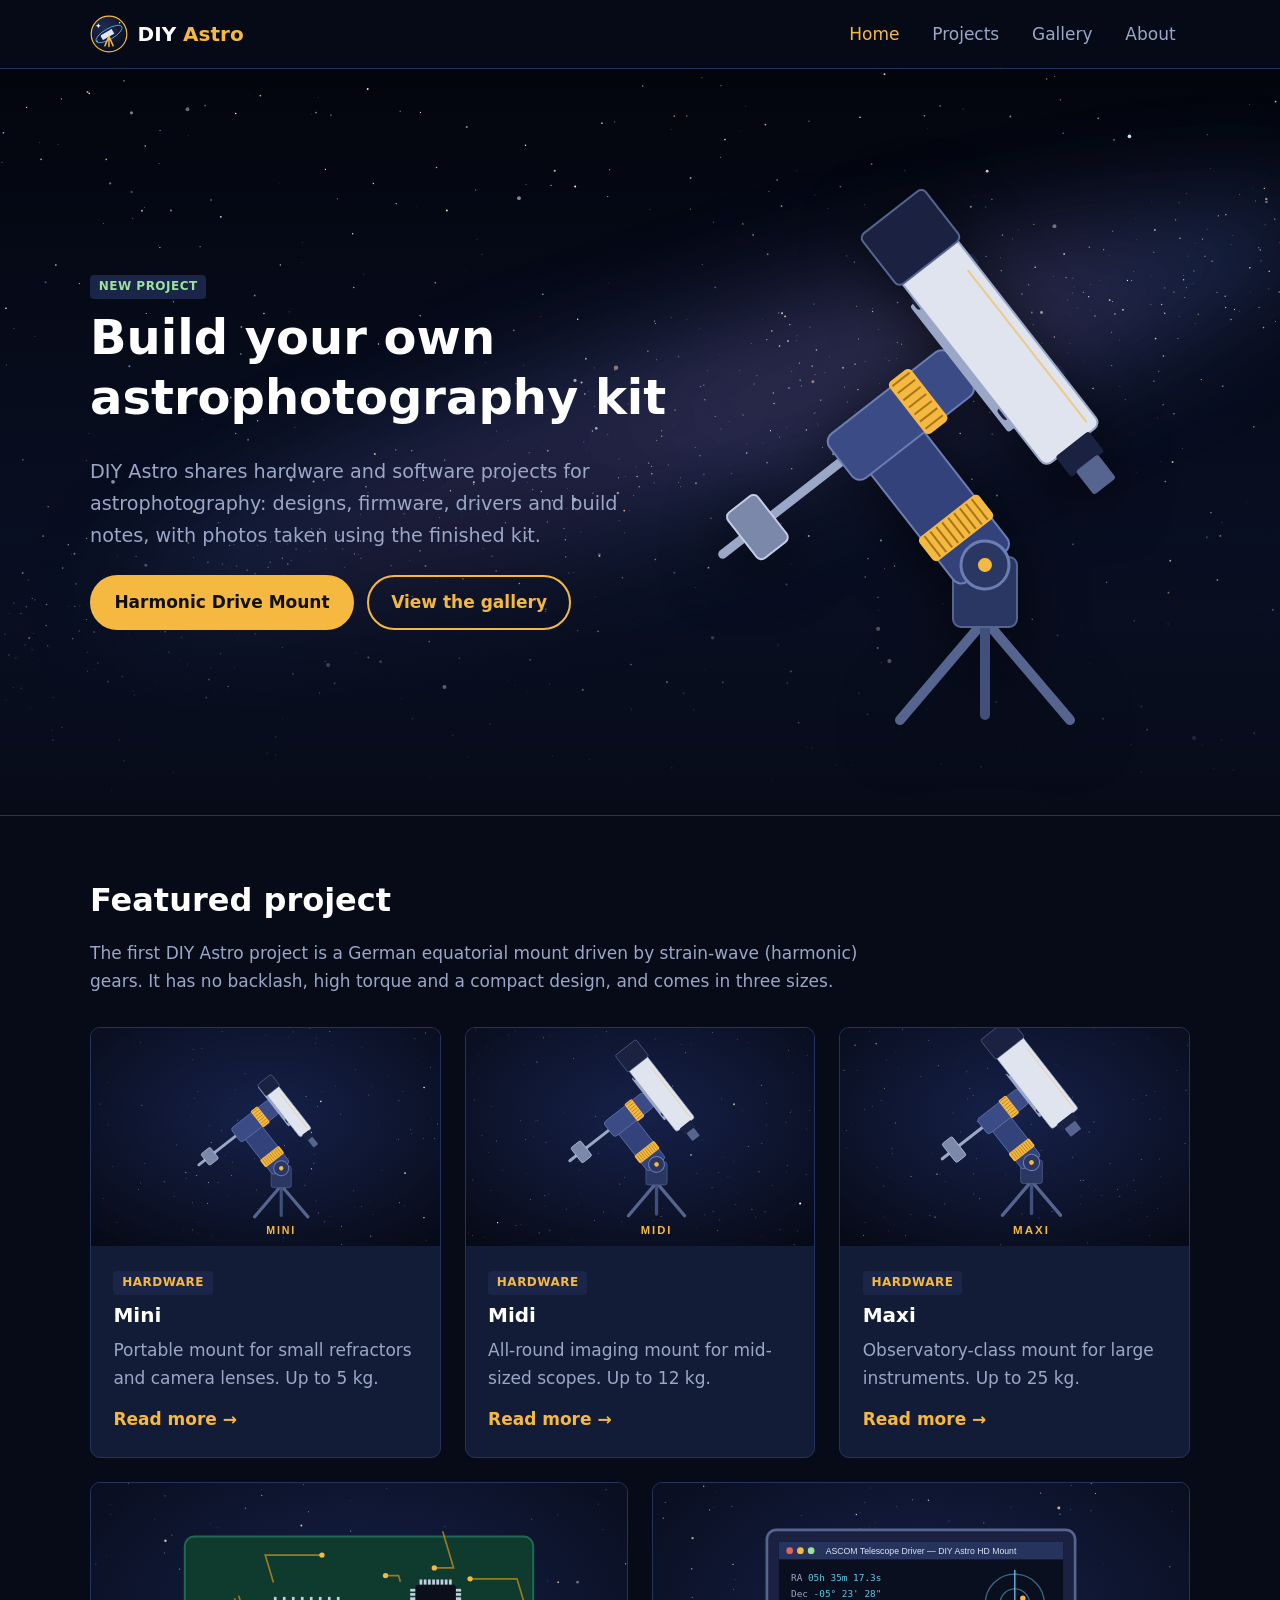
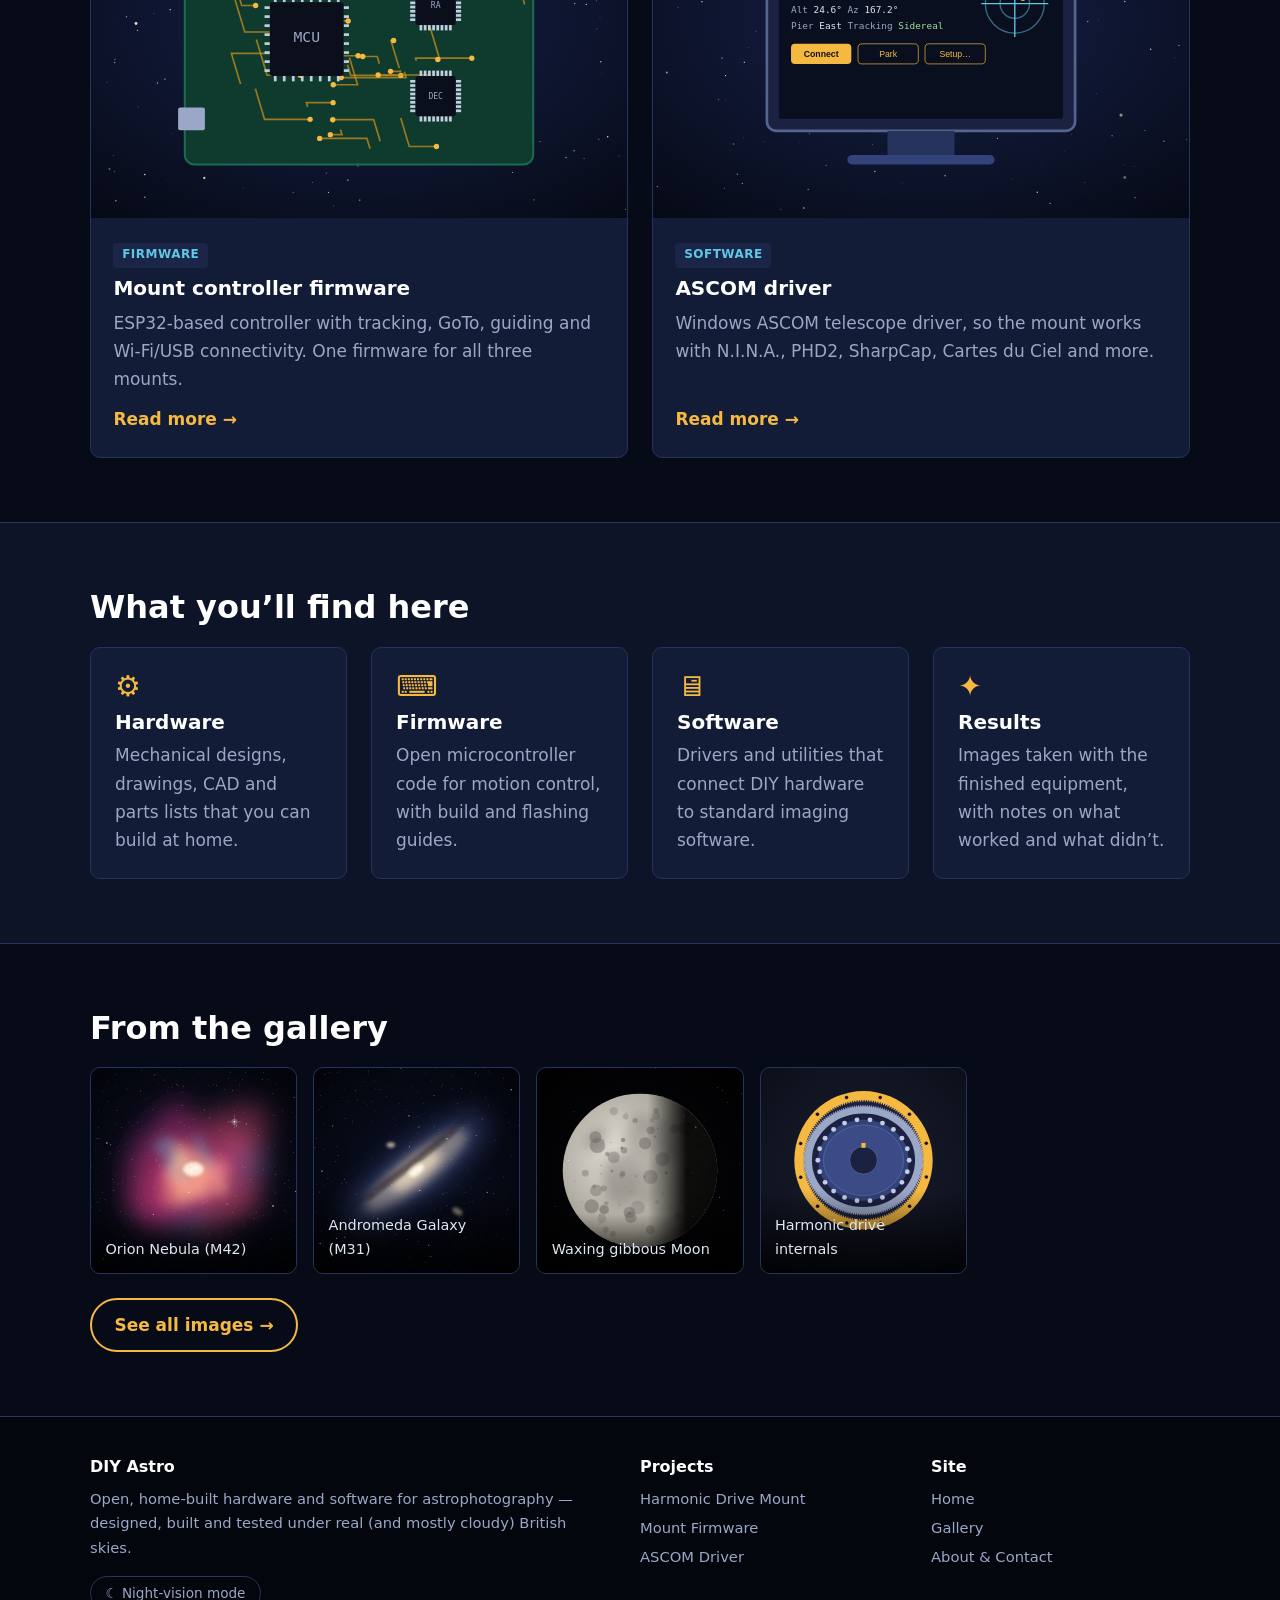
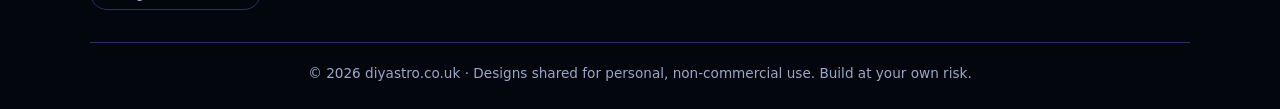
<file: index.html>
<!DOCTYPE html>
<html lang="en-GB">
<head>
  <meta charset="utf-8">
  <meta name="viewport" content="width=device-width, initial-scale=1">
  <title>DIY Astro | Home-built astrophotography hardware & software</title>
  <meta name="description" content="DIY Astro publishes open, home-built astrophotography projects, starting with a harmonic drive telescope mount in three sizes with its own firmware and ASCOM driver.">
  <link rel="canonical" href="https://www.diyastro.co.uk/">
  <meta property="og:title" content="DIY Astro | Home-built astrophotography hardware & software">
  <meta property="og:description" content="DIY Astro publishes open, home-built astrophotography projects, starting with a harmonic drive telescope mount in three sizes with its own firmware and ASCOM driver.">
  <meta property="og:type" content="website">
  <meta property="og:url" content="https://www.diyastro.co.uk/">
  <meta name="theme-color" content="#070b18">
  <link rel="icon" href="images/logo.svg" type="image/svg+xml">
  <link rel="stylesheet" href="css/style.css">
  <script src="js/main.js"></script>
</head>
<body>
  <a class="skip-link" href="#main">Skip to content</a>

  <header class="site-header">
    <div class="container">
      <a class="brand" href="index.html"><img src="images/logo.svg" alt="" width="38" height="38"><span>DIY <em>Astro</em></span></a>
      <button class="nav-toggle" aria-label="Menu" aria-expanded="false" aria-controls="main-nav">&#9776;</button>
      <nav class="main-nav" id="main-nav" aria-label="Main">
        <ul>
          <li><a href="index.html" aria-current="page">Home</a></li>
          <li><a href="projects/index.html">Projects</a></li>
          <li><a href="gallery.html">Gallery</a></li>
          <li><a href="about.html">About</a></li>
        </ul>
      </nav>
    </div>
  </header>

  <main id="main">
<section class="hero">
      <div class="container">
        <div>
          <span class="tag status">New project</span>
          <h1>Build your own astrophotography kit</h1>
          <p class="lead">DIY Astro shares hardware and software projects for astrophotography: designs, firmware, drivers and build notes, with photos taken using the finished kit.</p>
          <div class="btn-row">
            <a class="btn btn-primary" href="projects/harmonic-mount/index.html">Harmonic Drive Mount</a>
            <a class="btn btn-outline" href="gallery.html">View the gallery</a>
          </div>
        </div>
        <img class="hero-art" src="images/mount.svg" alt="Illustration of a harmonic drive equatorial telescope mount" width="440" height="570">
      </div>
    </section>

    <section class="section">
      <div class="container">
        <h2 class="section-title">Featured project</h2>
        <p class="section-intro">The first DIY Astro project is a German equatorial mount driven by strain-wave (harmonic) gears. It has no backlash, high torque and a compact design, and comes in three sizes.</p>
        <div class="grid grid-3">
          <a class="card" href="projects/harmonic-mount/mini.html">
            <img class="card-img" src="images/mount-mini.svg" alt="Mini mount illustration" width="800" height="500">
            <div class="card-body"><span><span class="tag hw">Hardware</span></span><h3>Mini</h3><p>Portable mount for small refractors and camera lenses. Up to 5 kg.</p><span class="more">Read more &rarr;</span></div>
          </a>
          <a class="card" href="projects/harmonic-mount/midi.html">
            <img class="card-img" src="images/mount-midi.svg" alt="Midi mount illustration" width="800" height="500">
            <div class="card-body"><span><span class="tag hw">Hardware</span></span><h3>Midi</h3><p>All-round imaging mount for mid-sized scopes. Up to 12 kg.</p><span class="more">Read more &rarr;</span></div>
          </a>
          <a class="card" href="projects/harmonic-mount/maxi.html">
            <img class="card-img" src="images/mount-maxi.svg" alt="Maxi mount illustration" width="800" height="500">
            <div class="card-body"><span><span class="tag hw">Hardware</span></span><h3>Maxi</h3><p>Observatory-class mount for large instruments. Up to 25 kg.</p><span class="more">Read more &rarr;</span></div>
          </a>
        </div>
        <div class="grid grid-2" style="margin-top:1.5rem">
          <a class="card" href="projects/harmonic-mount/firmware.html">
            <img class="card-img" src="images/firmware.svg" alt="Controller circuit board illustration" width="800" height="500">
            <div class="card-body"><span><span class="tag sw">Firmware</span></span><h3>Mount controller firmware</h3><p>ESP32-based controller with tracking, GoTo, guiding and Wi-Fi/USB connectivity. One firmware for all three mounts.</p><span class="more">Read more &rarr;</span></div>
          </a>
          <a class="card" href="projects/harmonic-mount/ascom.html">
            <img class="card-img" src="images/ascom.svg" alt="ASCOM driver window illustration" width="800" height="500">
            <div class="card-body"><span><span class="tag sw">Software</span></span><h3>ASCOM driver</h3><p>Windows ASCOM telescope driver, so the mount works with N.I.N.A., PHD2, SharpCap, Cartes du Ciel and more.</p><span class="more">Read more &rarr;</span></div>
          </a>
        </div>
      </div>
    </section>

    <section class="section section-alt">
      <div class="container">
        <h2 class="section-title">What you&rsquo;ll find here</h2>
        <div class="grid grid-4">
          <div class="feature"><div class="icon">&#9881;</div><h3>Hardware</h3><p>Mechanical designs, drawings, CAD and parts lists that you can build at home.</p></div>
          <div class="feature"><div class="icon">&#9000;</div><h3>Firmware</h3><p>Open microcontroller code for motion control, with build and flashing guides.</p></div>
          <div class="feature"><div class="icon">&#128421;</div><h3>Software</h3><p>Drivers and utilities that connect DIY hardware to standard imaging software.</p></div>
          <div class="feature"><div class="icon">&#10022;</div><h3>Results</h3><p>Images taken with the finished equipment, with notes on what worked and what didn&rsquo;t.</p></div>
        </div>
      </div>
    </section>

    <section class="section">
      <div class="container">
        <h2 class="section-title">From the gallery</h2>
        <div class="gallery preview">
          <a href="gallery.html"><figure><img src="images/gallery/orion-nebula.svg" alt="Orion Nebula" width="800" height="800" loading="lazy"><figcaption>Orion Nebula (M42)</figcaption></figure></a>
          <a href="gallery.html"><figure><img src="images/gallery/andromeda.svg" alt="Andromeda Galaxy" width="800" height="800" loading="lazy"><figcaption>Andromeda Galaxy (M31)</figcaption></figure></a>
          <a href="gallery.html"><figure><img src="images/gallery/moon.svg" alt="The Moon" width="800" height="800" loading="lazy"><figcaption>Waxing gibbous Moon</figcaption></figure></a>
          <a href="gallery.html"><figure><img src="images/gallery/build-harmonic.svg" alt="Harmonic drive" width="800" height="800" loading="lazy"><figcaption>Harmonic drive internals</figcaption></figure></a>
        </div>
        <div class="btn-row"><a class="btn btn-outline" href="gallery.html">See all images &rarr;</a></div>
      </div>
    </section>
  </main>

  <footer class="site-footer">
    <div class="container">
      <div class="footer-grid">
        <div>
          <h4>DIY Astro</h4>
          <p>Open, home-built hardware and software for astrophotography &mdash; designed, built and tested under real (and mostly cloudy) British skies.</p>
          <button class="night-toggle" type="button" title="Red night-vision mode for use at the telescope">&#9790; Night-vision mode</button>
        </div>
        <div>
          <h4>Projects</h4>
          <ul>
            <li><a href="projects/harmonic-mount/index.html">Harmonic Drive Mount</a></li>
            <li><a href="projects/harmonic-mount/firmware.html">Mount Firmware</a></li>
            <li><a href="projects/harmonic-mount/ascom.html">ASCOM Driver</a></li>
          </ul>
        </div>
        <div>
          <h4>Site</h4>
          <ul>
            <li><a href="index.html">Home</a></li>
            <li><a href="gallery.html">Gallery</a></li>
            <li><a href="about.html">About &amp; Contact</a></li>
          </ul>
        </div>
      </div>
      <div class="footer-bottom">&copy; <span id="year">2026</span> diyastro.co.uk &middot; Designs shared for personal, non-commercial use. Build at your own risk.</div>
    </div>
  </footer>
</body>
</html>
</file>
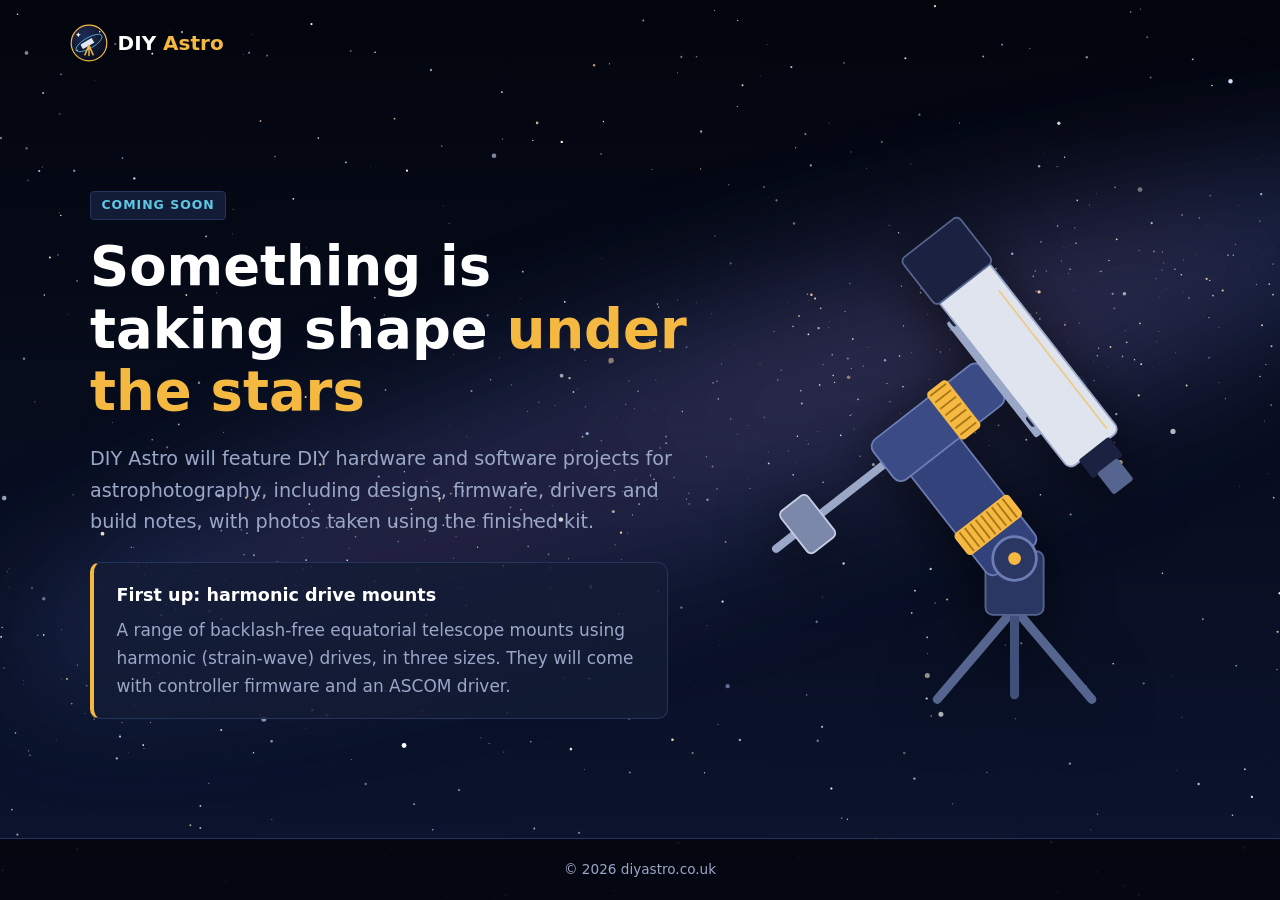
<file: placeholder/index.html>
<!DOCTYPE html>
<html lang="en-GB">
<head>
  <meta charset="utf-8">
  <meta name="viewport" content="width=device-width, initial-scale=1">
  <title>DIY Astro | Coming soon</title>
  <meta name="description" content="DIY Astro is coming soon: DIY hardware and software projects for astrophotography, starting with a range of harmonic drive telescope mounts.">
  <meta name="theme-color" content="#070b18">
  <link rel="icon" href="images/logo.svg" type="image/svg+xml">
  <style>
    :root {
      --bg: #070b18; --surface: #131c36; --border: #26335c;
      --text: #dfe6f5; --text-muted: #9aa7c7; --accent: #f5b942; --accent-2: #5ec8e5;
      --font: "Segoe UI", system-ui, -apple-system, Roboto, "Helvetica Neue", Arial, sans-serif;
    }
    *, *::before, *::after { box-sizing: border-box; }
    html, body { margin: 0; height: 100%; }
    body {
      font-family: var(--font); font-size: 17px; line-height: 1.65; color: var(--text);
      background: url("images/starfield.svg") center / cover no-repeat fixed, var(--bg);
      display: flex; flex-direction: column; min-height: 100vh;
    }
    a { color: var(--accent); text-decoration: none; }
    a:hover { text-decoration: underline; }
    img { max-width: 100%; height: auto; display: block; }

    header { padding: 1.5rem 1.25rem; }
    .brand { display: flex; align-items: center; gap: .6rem; max-width: 1140px; margin: 0 auto;
             color: #fff; font-weight: 700; font-size: 1.25rem; }
    .brand img { width: 38px; height: 38px; }
    .brand em { color: var(--accent); font-style: normal; }

    main { flex: 1; display: flex; align-items: center; }
    .wrap { width: 100%; max-width: 1140px; margin: 0 auto; padding: 2rem 1.25rem 3rem;
            display: grid; grid-template-columns: 1.3fr 1fr; gap: 2.5rem; align-items: center; }
    .tag { display: inline-block; font-size: .78rem; font-weight: 600; letter-spacing: .08em;
           text-transform: uppercase; padding: .2rem .65rem; border-radius: 4px;
           background: var(--surface); color: var(--accent-2); border: 1px solid var(--border); }
    h1 { font-size: clamp(2.2rem, 5vw, 3.4rem); line-height: 1.15; color: #fff; margin: 1rem 0 1.2rem; }
    h1 span { color: var(--accent); }
    .lead { font-size: 1.2rem; color: var(--text-muted); max-width: 34em; margin: 0 0 1.5rem; }
    .panel { background: rgba(19, 28, 54, .85); border: 1px solid var(--border); border-radius: 10px;
             border-left: 4px solid var(--accent); padding: 1.1rem 1.4rem; max-width: 34em; }
    .panel h2 { margin: 0 0 .4rem; font-size: 1.1rem; color: #fff; }
    .panel p { margin: 0; color: var(--text-muted); }
    .art { filter: drop-shadow(0 10px 30px rgba(0, 0, 0, .6)); max-width: 400px; margin: 0 auto; }

    footer { border-top: 1px solid var(--border); background: rgba(4, 6, 14, .9);
             color: var(--text-muted); font-size: .85rem; text-align: center; padding: 1.2rem; }

    @media (max-width: 820px) {
      .wrap { grid-template-columns: 1fr; text-align: center; }
      .lead, .panel { margin-left: auto; margin-right: auto; }
      .panel { text-align: left; }
      .art { max-width: 260px; order: -1; }
    }
  </style>
</head>
<body>
  <header>
    <div class="brand"><img src="images/logo.svg" alt="" width="38" height="38"><span>DIY <em>Astro</em></span></div>
  </header>

  <main>
    <div class="wrap">
      <div>
        <span class="tag">Coming soon</span>
        <h1>Something is taking shape <span>under the stars</span></h1>
        <p class="lead">DIY Astro will feature DIY hardware and software projects for astrophotography, including designs, firmware, drivers and build notes, with photos taken using the finished kit.</p>
        <div class="panel">
          <h2>First up: harmonic drive mounts</h2>
          <p>A range of backlash-free equatorial telescope mounts using harmonic (strain-wave) drives, in three sizes. They will come with controller firmware and an ASCOM driver.</p>
        </div>
      </div>
      <img class="art" src="images/mount.svg" alt="Illustration of a harmonic drive equatorial telescope mount" width="440" height="570">
    </div>
  </main>

  <footer>&copy; 2026 diyastro.co.uk</footer>
</body>
</html>
</file>
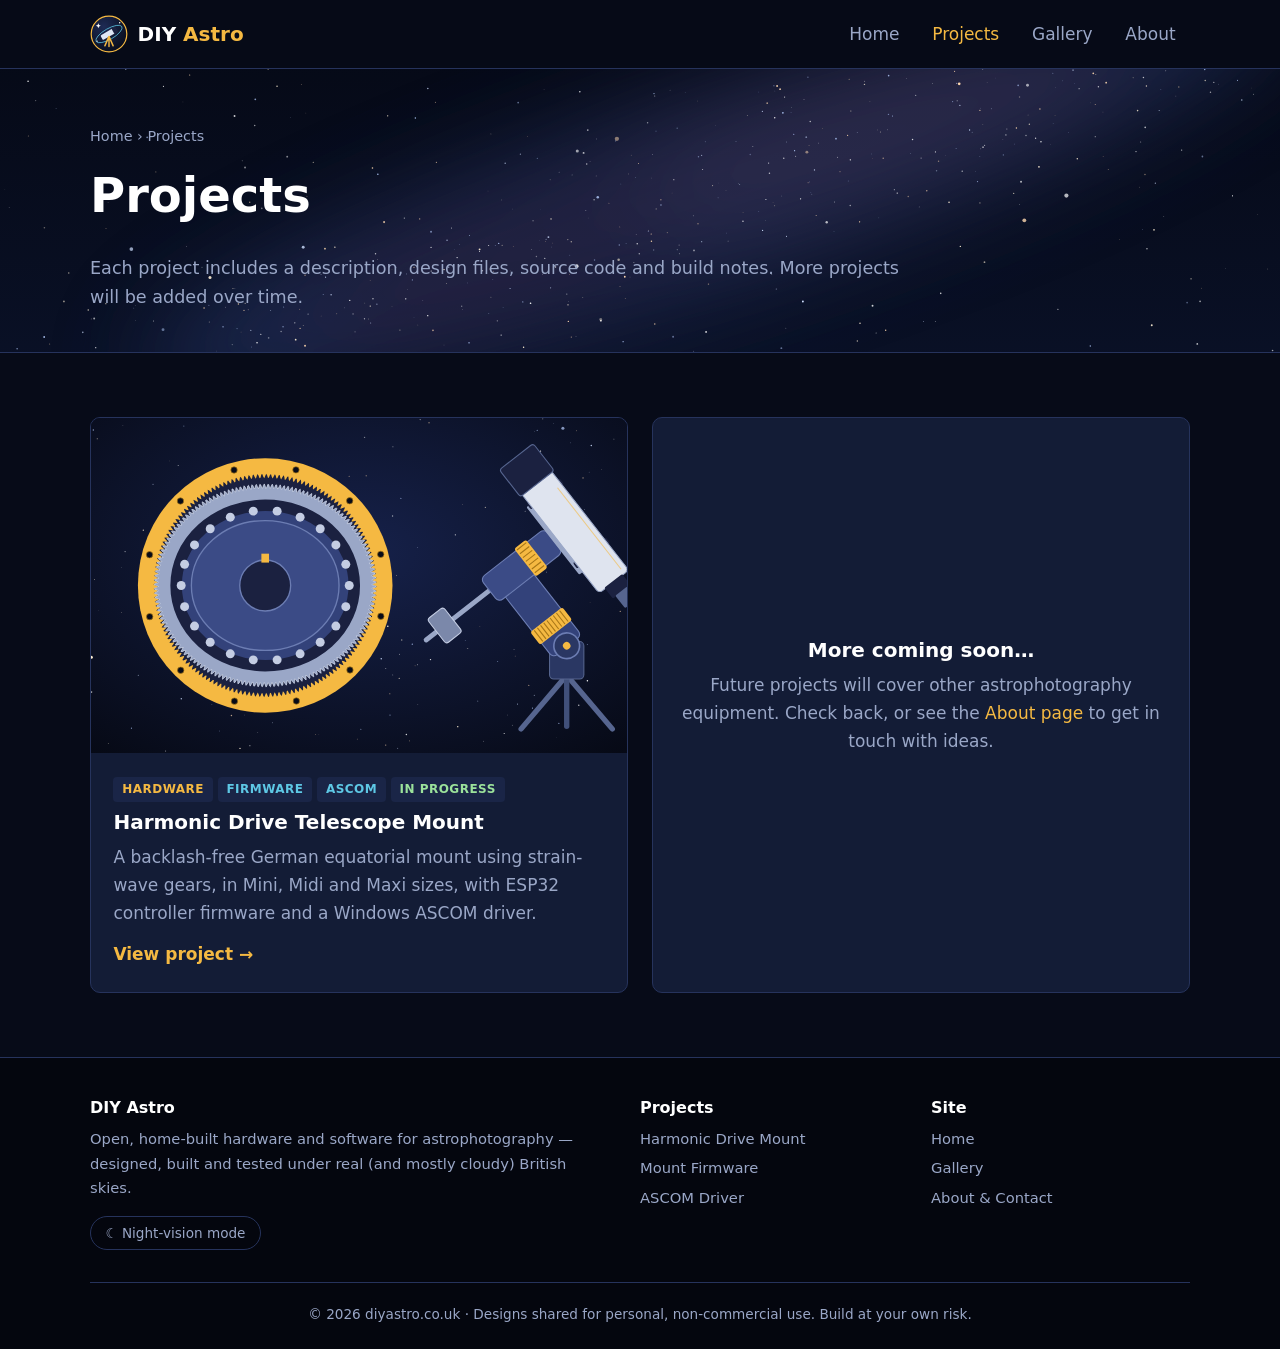
<file: projects/index.html>
<!DOCTYPE html>
<html lang="en-GB">
<head>
  <meta charset="utf-8">
  <meta name="viewport" content="width=device-width, initial-scale=1">
  <title>Projects | DIY Astro</title>
  <meta name="description" content="DIY astrophotography hardware and software projects from DIY Astro.">
  <link rel="canonical" href="https://www.diyastro.co.uk/projects/">
  <meta property="og:title" content="Projects | DIY Astro">
  <meta property="og:description" content="DIY astrophotography hardware and software projects from DIY Astro.">
  <meta property="og:type" content="website">
  <meta property="og:url" content="https://www.diyastro.co.uk/projects/">
  <meta name="theme-color" content="#070b18">
  <link rel="icon" href="../images/logo.svg" type="image/svg+xml">
  <link rel="stylesheet" href="../css/style.css">
  <script src="../js/main.js"></script>
</head>
<body>
  <a class="skip-link" href="#main">Skip to content</a>

  <header class="site-header">
    <div class="container">
      <a class="brand" href="../index.html"><img src="../images/logo.svg" alt="" width="38" height="38"><span>DIY <em>Astro</em></span></a>
      <button class="nav-toggle" aria-label="Menu" aria-expanded="false" aria-controls="main-nav">&#9776;</button>
      <nav class="main-nav" id="main-nav" aria-label="Main">
        <ul>
          <li><a href="../index.html">Home</a></li>
          <li><a href="../projects/index.html" aria-current="page">Projects</a></li>
          <li><a href="../gallery.html">Gallery</a></li>
          <li><a href="../about.html">About</a></li>
        </ul>
      </nav>
    </div>
  </header>

  <main id="main">
<section class="page-hero">
      <div class="container">
        <div class="breadcrumb"><a href="../index.html">Home</a> &rsaquo; Projects</div>
        <h1>Projects</h1>
        <p>Each project includes a description, design files, source code and build notes. More projects will be added over time.</p>
      </div>
    </section>

    <section class="section">
      <div class="container">
        <div class="grid grid-2">
          <a class="card" href="harmonic-mount/index.html">
            <img class="card-img" src="../images/project-harmonic.svg" alt="Harmonic drive and mount illustration" width="800" height="500">
            <div class="card-body">
              <span><span class="tag hw">Hardware</span><span class="tag sw">Firmware</span><span class="tag sw">ASCOM</span><span class="tag status">In progress</span></span>
              <h3>Harmonic Drive Telescope Mount</h3>
              <p>A backlash-free German equatorial mount using strain-wave gears, in Mini, Midi and Maxi sizes, with ESP32 controller firmware and a Windows ASCOM driver.</p>
              <span class="more">View project &rarr;</span>
            </div>
          </a>
          <div class="card">
            <div class="card-body" style="justify-content:center;text-align:center;min-height:260px">
              <h3>More coming soon&hellip;</h3>
              <p>Future projects will cover other astrophotography equipment. Check back, or see the <a href="../about.html">About page</a> to get in touch with ideas.</p>
            </div>
          </div>
        </div>
      </div>
    </section>
  </main>

  <footer class="site-footer">
    <div class="container">
      <div class="footer-grid">
        <div>
          <h4>DIY Astro</h4>
          <p>Open, home-built hardware and software for astrophotography &mdash; designed, built and tested under real (and mostly cloudy) British skies.</p>
          <button class="night-toggle" type="button" title="Red night-vision mode for use at the telescope">&#9790; Night-vision mode</button>
        </div>
        <div>
          <h4>Projects</h4>
          <ul>
            <li><a href="../projects/harmonic-mount/index.html">Harmonic Drive Mount</a></li>
            <li><a href="../projects/harmonic-mount/firmware.html">Mount Firmware</a></li>
            <li><a href="../projects/harmonic-mount/ascom.html">ASCOM Driver</a></li>
          </ul>
        </div>
        <div>
          <h4>Site</h4>
          <ul>
            <li><a href="../index.html">Home</a></li>
            <li><a href="../gallery.html">Gallery</a></li>
            <li><a href="../about.html">About &amp; Contact</a></li>
          </ul>
        </div>
      </div>
      <div class="footer-bottom">&copy; <span id="year">2026</span> diyastro.co.uk &middot; Designs shared for personal, non-commercial use. Build at your own risk.</div>
    </div>
  </footer>
</body>
</html>
</file>
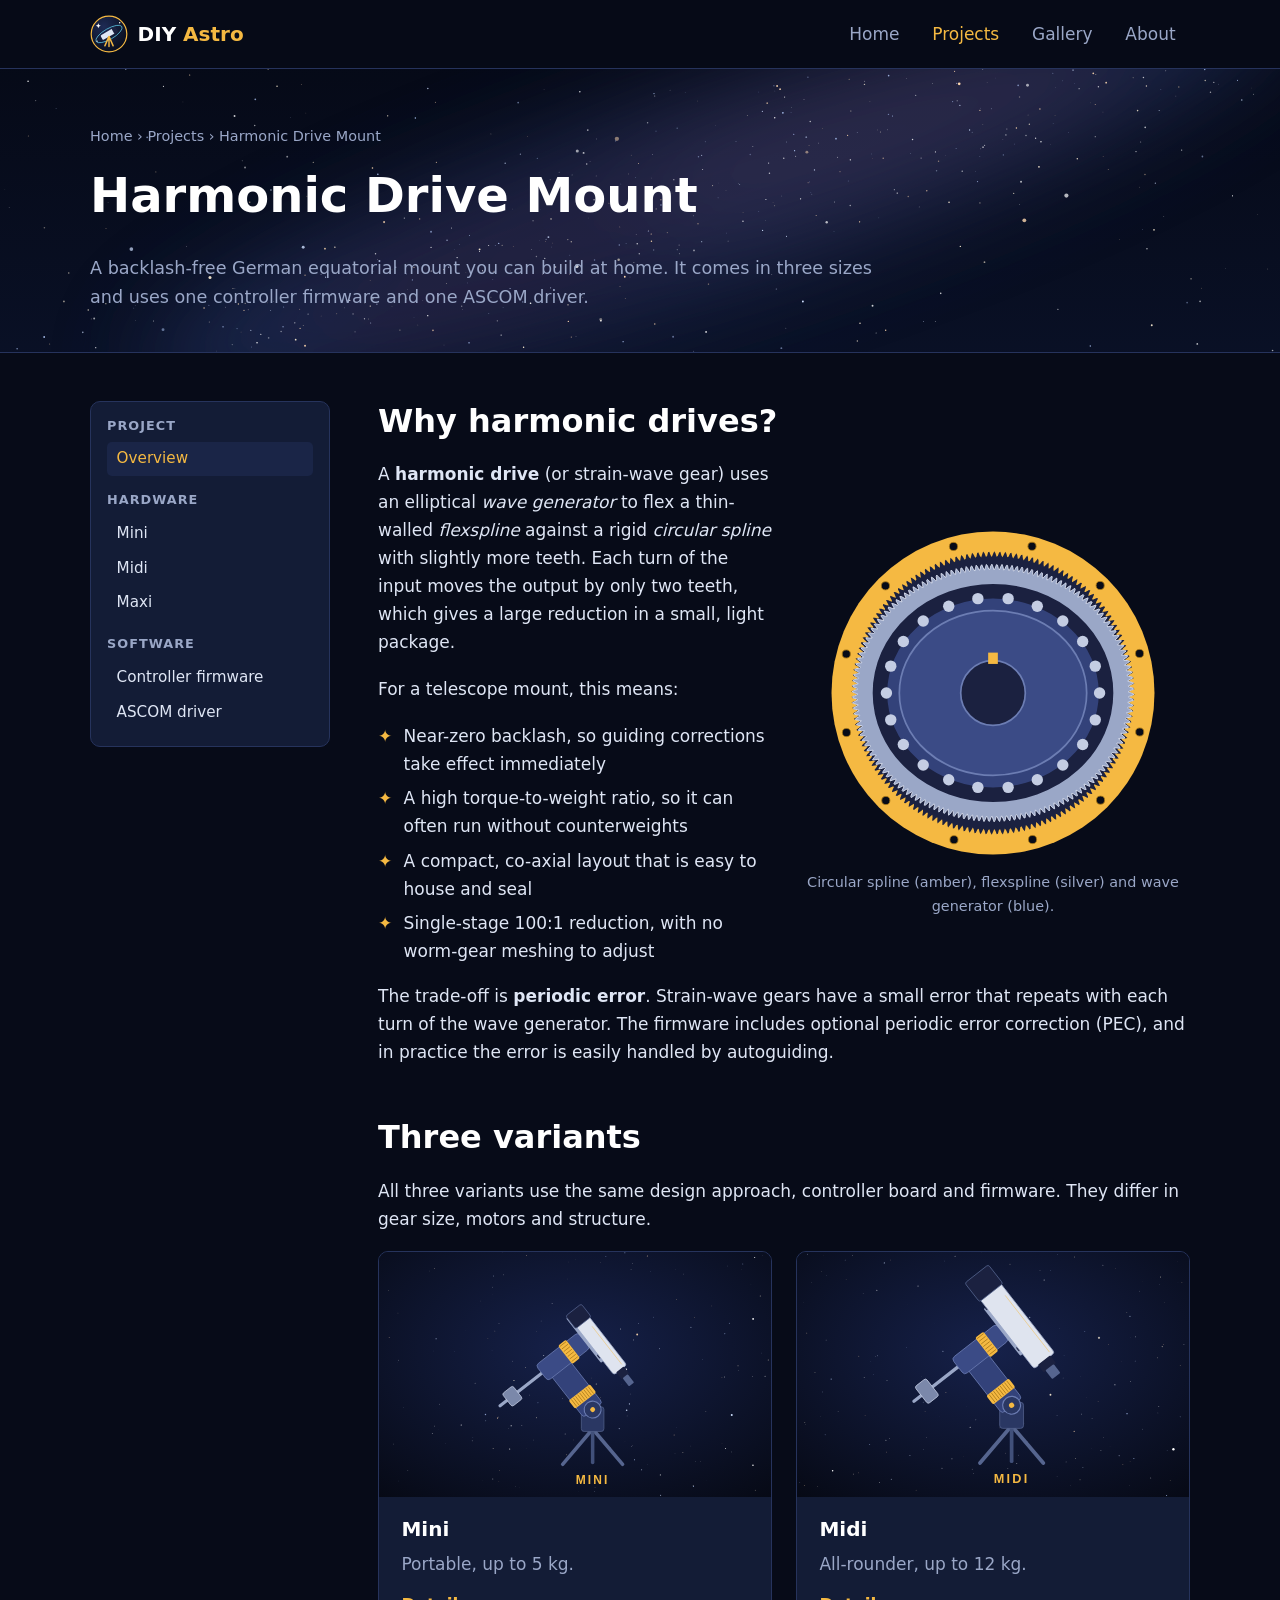
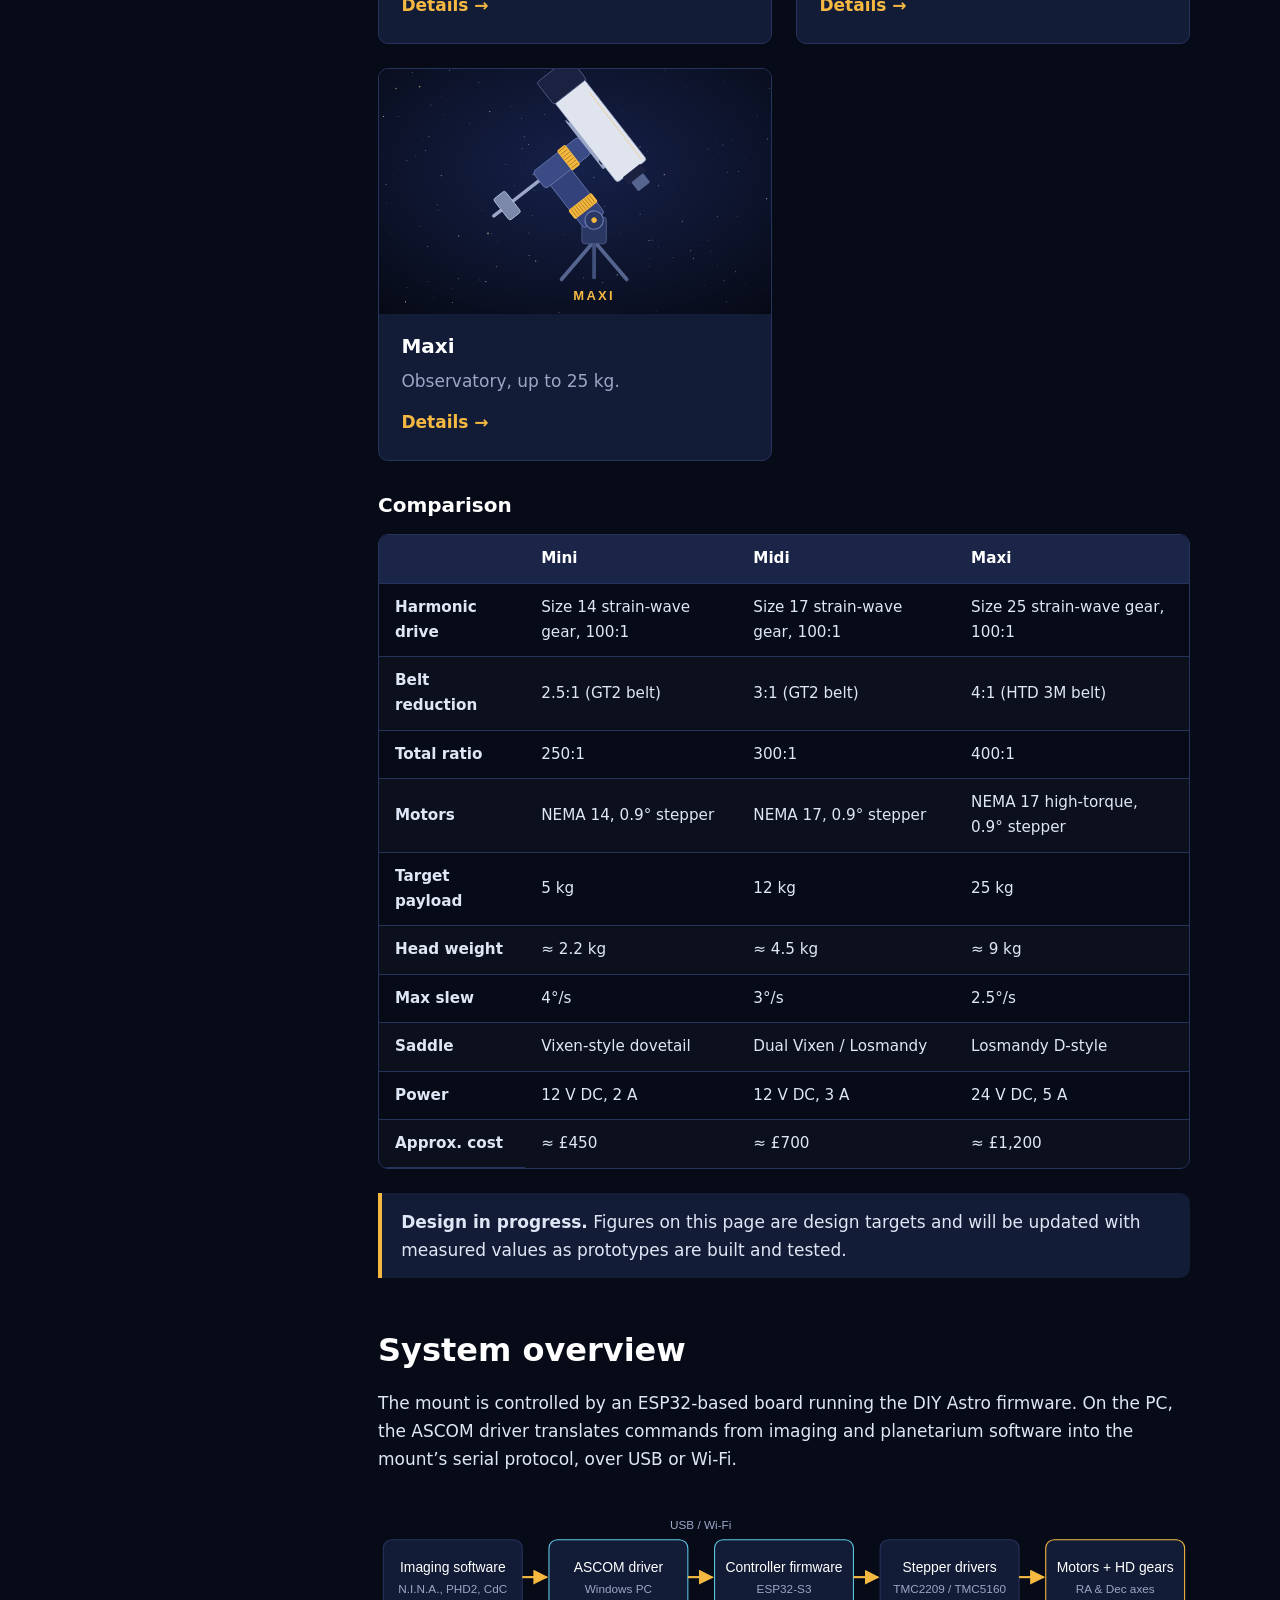
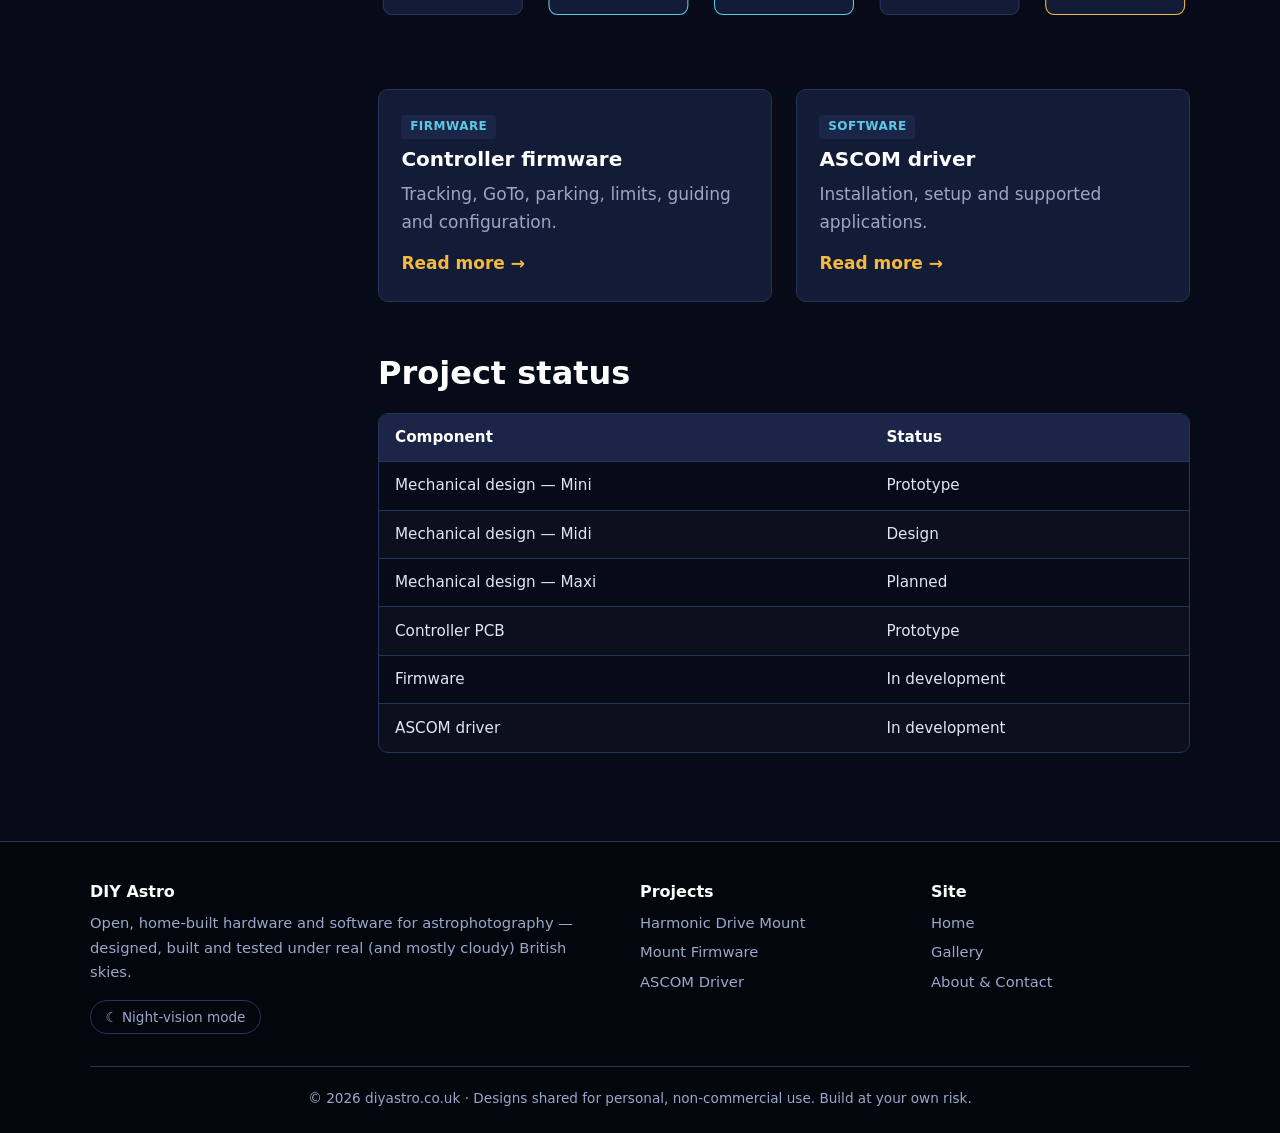
<file: projects/harmonic-mount/index.html>
<!DOCTYPE html>
<html lang="en-GB">
<head>
  <meta charset="utf-8">
  <meta name="viewport" content="width=device-width, initial-scale=1">
  <title>Harmonic Drive Telescope Mount | DIY Astro</title>
  <meta name="description" content="A DIY German equatorial telescope mount using harmonic (strain-wave) drives, in Mini, Midi and Maxi variants, with open firmware and an ASCOM driver.">
  <link rel="canonical" href="https://www.diyastro.co.uk/projects/harmonic-mount/">
  <meta property="og:title" content="Harmonic Drive Telescope Mount | DIY Astro">
  <meta property="og:description" content="A DIY German equatorial telescope mount using harmonic (strain-wave) drives, in Mini, Midi and Maxi variants, with open firmware and an ASCOM driver.">
  <meta property="og:type" content="website">
  <meta property="og:url" content="https://www.diyastro.co.uk/projects/harmonic-mount/">
  <meta name="theme-color" content="#070b18">
  <link rel="icon" href="../../images/logo.svg" type="image/svg+xml">
  <link rel="stylesheet" href="../../css/style.css">
  <script src="../../js/main.js"></script>
</head>
<body>
  <a class="skip-link" href="#main">Skip to content</a>

  <header class="site-header">
    <div class="container">
      <a class="brand" href="../../index.html"><img src="../../images/logo.svg" alt="" width="38" height="38"><span>DIY <em>Astro</em></span></a>
      <button class="nav-toggle" aria-label="Menu" aria-expanded="false" aria-controls="main-nav">&#9776;</button>
      <nav class="main-nav" id="main-nav" aria-label="Main">
        <ul>
          <li><a href="../../index.html">Home</a></li>
          <li><a href="../../projects/index.html" aria-current="page">Projects</a></li>
          <li><a href="../../gallery.html">Gallery</a></li>
          <li><a href="../../about.html">About</a></li>
        </ul>
      </nav>
    </div>
  </header>

  <main id="main">
<section class="page-hero">
      <div class="container">
        <div class="breadcrumb"><a href="../../index.html">Home</a> &rsaquo; <a href="../../projects/index.html">Projects</a> &rsaquo; Harmonic Drive Mount</div>
        <h1>Harmonic Drive Mount</h1>
        <p>A backlash-free German equatorial mount you can build at home. It comes in three sizes and uses one controller firmware and one ASCOM driver.</p>
      </div>
    </section>
    <div class="container layout">

      <aside class="side-nav" aria-label="Harmonic Drive Mount sections">
        <h4>Project</h4>
        <ul><li><a href="index.html" aria-current="page">Overview</a></li></ul>
        <h4>Hardware</h4>
        <ul><li><a href="mini.html">Mini</a></li><li><a href="midi.html">Midi</a></li><li><a href="maxi.html">Maxi</a></li></ul>
        <h4>Software</h4>
        <ul><li><a href="firmware.html">Controller firmware</a></li><li><a href="ascom.html">ASCOM driver</a></li></ul>
      </aside>
      <article>
        <h2>Why harmonic drives?</h2>
        <div class="grid grid-2" style="align-items:center">
          <div>
            <p>A <strong>harmonic drive</strong> (or strain-wave gear) uses an elliptical <em>wave generator</em> to flex a thin-walled <em>flexspline</em> against a rigid <em>circular spline</em> with slightly more teeth. Each turn of the input moves the output by only two teeth, which gives a large reduction in a small, light package.</p>
            <p>For a telescope mount, this means:</p>
            <ul class="checklist">
              <li>Near-zero backlash, so guiding corrections take effect immediately</li>
              <li>A high torque-to-weight ratio, so it can often run without counterweights</li>
              <li>A compact, co-axial layout that is easy to house and seal</li>
              <li>Single-stage 100:1 reduction, with no worm-gear meshing to adjust</li>
            </ul>
          </div>
          <figure class="figure"><img src="../../images/harmonic-drive.svg" alt="Diagram of a harmonic drive showing circular spline, flexspline and wave generator" width="400" height="400" style="max-width:340px;margin:0 auto;border:none"><figcaption>Circular spline (amber), flexspline (silver) and wave generator (blue).</figcaption></figure>
        </div>
        <p>The trade-off is <strong>periodic error</strong>. Strain-wave gears have a small error that repeats with each turn of the wave generator. The firmware includes optional periodic error correction (PEC), and in practice the error is easily handled by autoguiding.</p>

        <h2 id="variants">Three variants</h2>
        <p>All three variants use the same design approach, controller board and firmware. They differ in gear size, motors and structure.</p>
        <div class="grid grid-3">
          <a class="card" href="mini.html"><img class="card-img" src="../../images/mount-mini.svg" alt="Mini" width="800" height="500"><div class="card-body"><h3>Mini</h3><p>Portable, up to 5 kg.</p><span class="more">Details &rarr;</span></div></a>
          <a class="card" href="midi.html"><img class="card-img" src="../../images/mount-midi.svg" alt="Midi" width="800" height="500"><div class="card-body"><h3>Midi</h3><p>All-rounder, up to 12 kg.</p><span class="more">Details &rarr;</span></div></a>
          <a class="card" href="maxi.html"><img class="card-img" src="../../images/mount-maxi.svg" alt="Maxi" width="800" height="500"><div class="card-body"><h3>Maxi</h3><p>Observatory, up to 25 kg.</p><span class="more">Details &rarr;</span></div></a>
        </div>

        <h3>Comparison</h3>
        <div class="table-wrap">
          <table>
            <thead><tr><th></th><th>Mini</th><th>Midi</th><th>Maxi</th></tr></thead>
            <tbody>
              <tr><th scope="row">Harmonic drive</th><td>Size 14 strain-wave gear, 100:1</td><td>Size 17 strain-wave gear, 100:1</td><td>Size 25 strain-wave gear, 100:1</td></tr>
              <tr><th scope="row">Belt reduction</th><td>2.5:1 (GT2 belt)</td><td>3:1 (GT2 belt)</td><td>4:1 (HTD 3M belt)</td></tr>
              <tr><th scope="row">Total ratio</th><td>250:1</td><td>300:1</td><td>400:1</td></tr>
              <tr><th scope="row">Motors</th><td>NEMA 14, 0.9&deg; stepper</td><td>NEMA 17, 0.9&deg; stepper</td><td>NEMA 17 high-torque, 0.9&deg; stepper</td></tr>
              <tr><th scope="row">Target payload</th><td>5 kg</td><td>12 kg</td><td>25 kg</td></tr>
              <tr><th scope="row">Head weight</th><td>&asymp; 2.2 kg</td><td>&asymp; 4.5 kg</td><td>&asymp; 9 kg</td></tr>
              <tr><th scope="row">Max slew</th><td>4&deg;/s</td><td>3&deg;/s</td><td>2.5&deg;/s</td></tr>
              <tr><th scope="row">Saddle</th><td>Vixen-style dovetail</td><td>Dual Vixen / Losmandy</td><td>Losmandy D-style</td></tr>
              <tr><th scope="row">Power</th><td>12 V DC, 2 A</td><td>12 V DC, 3 A</td><td>24 V DC, 5 A</td></tr>
              <tr><th scope="row">Approx. cost</th><td>&asymp; &pound;450</td><td>&asymp; &pound;700</td><td>&asymp; &pound;1,200</td></tr>
            </tbody>
          </table>
        </div>

          <div class="note">
            <p><strong>Design in progress.</strong> Figures on this page are design targets and will be updated with measured values as prototypes are built and tested.</p>
          </div>
        <h2>System overview</h2>
        <p>The mount is controlled by an ESP32-based board running the DIY Astro firmware. On the PC, the ASCOM driver translates commands from imaging and planetarium software into the mount&rsquo;s serial protocol, over USB or Wi-Fi.</p>
        <figure class="figure">
          <svg viewBox="0 0 760 150" role="img" aria-label="System diagram: imaging software to ASCOM driver to controller firmware to stepper drivers to motors and harmonic drives" style="width:100%;height:auto">
            <defs><marker id="ar" viewBox="0 0 10 10" refX="9" refY="5" markerWidth="7" markerHeight="7" orient="auto"><path d="M0 0L10 5L0 10z" fill="#f5b942"/></marker></defs>
            <g font-family="Segoe UI, Arial, sans-serif" font-size="13" text-anchor="middle">
              <rect x="5" y="40" width="130" height="70" rx="8" fill="#131c36" stroke="#26335c"/><text x="70" y="70" fill="#fff">Imaging software</text><text x="70" y="90" fill="#9aa7c7" font-size="11">N.I.N.A., PHD2, CdC</text>
              <rect x="160" y="40" width="130" height="70" rx="8" fill="#131c36" stroke="#5ec8e5"/><text x="225" y="70" fill="#fff">ASCOM driver</text><text x="225" y="90" fill="#9aa7c7" font-size="11">Windows PC</text>
              <rect x="315" y="40" width="130" height="70" rx="8" fill="#131c36" stroke="#5ec8e5"/><text x="380" y="70" fill="#fff">Controller firmware</text><text x="380" y="90" fill="#9aa7c7" font-size="11">ESP32-S3</text>
              <rect x="470" y="40" width="130" height="70" rx="8" fill="#131c36" stroke="#26335c"/><text x="535" y="70" fill="#fff">Stepper drivers</text><text x="535" y="90" fill="#9aa7c7" font-size="11">TMC2209 / TMC5160</text>
              <rect x="625" y="40" width="130" height="70" rx="8" fill="#131c36" stroke="#f5b942"/><text x="690" y="70" fill="#fff">Motors + HD gears</text><text x="690" y="90" fill="#9aa7c7" font-size="11">RA &amp; Dec axes</text>
              <g stroke="#f5b942" stroke-width="2" marker-end="url(#ar)"><line x1="135" y1="75" x2="158" y2="75"/><line x1="290" y1="75" x2="313" y2="75"/><line x1="445" y1="75" x2="468" y2="75"/><line x1="600" y1="75" x2="623" y2="75"/></g>
              <text x="302" y="30" fill="#9aa7c7" font-size="11">USB / Wi-Fi</text>
            </g>
          </svg>
        </figure>
        <div class="grid grid-2">
          <a class="card" href="firmware.html"><div class="card-body"><span><span class="tag sw">Firmware</span></span><h3>Controller firmware</h3><p>Tracking, GoTo, parking, limits, guiding and configuration.</p><span class="more">Read more &rarr;</span></div></a>
          <a class="card" href="ascom.html"><div class="card-body"><span><span class="tag sw">Software</span></span><h3>ASCOM driver</h3><p>Installation, setup and supported applications.</p><span class="more">Read more &rarr;</span></div></a>
        </div>

        <h2>Project status</h2>
        <div class="table-wrap">
          <table>
            <thead><tr><th>Component</th><th>Status</th></tr></thead>
            <tbody>
              <tr><td>Mechanical design &mdash; Mini</td><td>Prototype</td></tr>
              <tr><td>Mechanical design &mdash; Midi</td><td>Design</td></tr>
              <tr><td>Mechanical design &mdash; Maxi</td><td>Planned</td></tr>
              <tr><td>Controller PCB</td><td>Prototype</td></tr>
              <tr><td>Firmware</td><td>In development</td></tr>
              <tr><td>ASCOM driver</td><td>In development</td></tr>
            </tbody>
          </table>
        </div>
      </article>
    </div>
  </main>

  <footer class="site-footer">
    <div class="container">
      <div class="footer-grid">
        <div>
          <h4>DIY Astro</h4>
          <p>Open, home-built hardware and software for astrophotography &mdash; designed, built and tested under real (and mostly cloudy) British skies.</p>
          <button class="night-toggle" type="button" title="Red night-vision mode for use at the telescope">&#9790; Night-vision mode</button>
        </div>
        <div>
          <h4>Projects</h4>
          <ul>
            <li><a href="../../projects/harmonic-mount/index.html">Harmonic Drive Mount</a></li>
            <li><a href="../../projects/harmonic-mount/firmware.html">Mount Firmware</a></li>
            <li><a href="../../projects/harmonic-mount/ascom.html">ASCOM Driver</a></li>
          </ul>
        </div>
        <div>
          <h4>Site</h4>
          <ul>
            <li><a href="../../index.html">Home</a></li>
            <li><a href="../../gallery.html">Gallery</a></li>
            <li><a href="../../about.html">About &amp; Contact</a></li>
          </ul>
        </div>
      </div>
      <div class="footer-bottom">&copy; <span id="year">2026</span> diyastro.co.uk &middot; Designs shared for personal, non-commercial use. Build at your own risk.</div>
    </div>
  </footer>
</body>
</html>
</file>
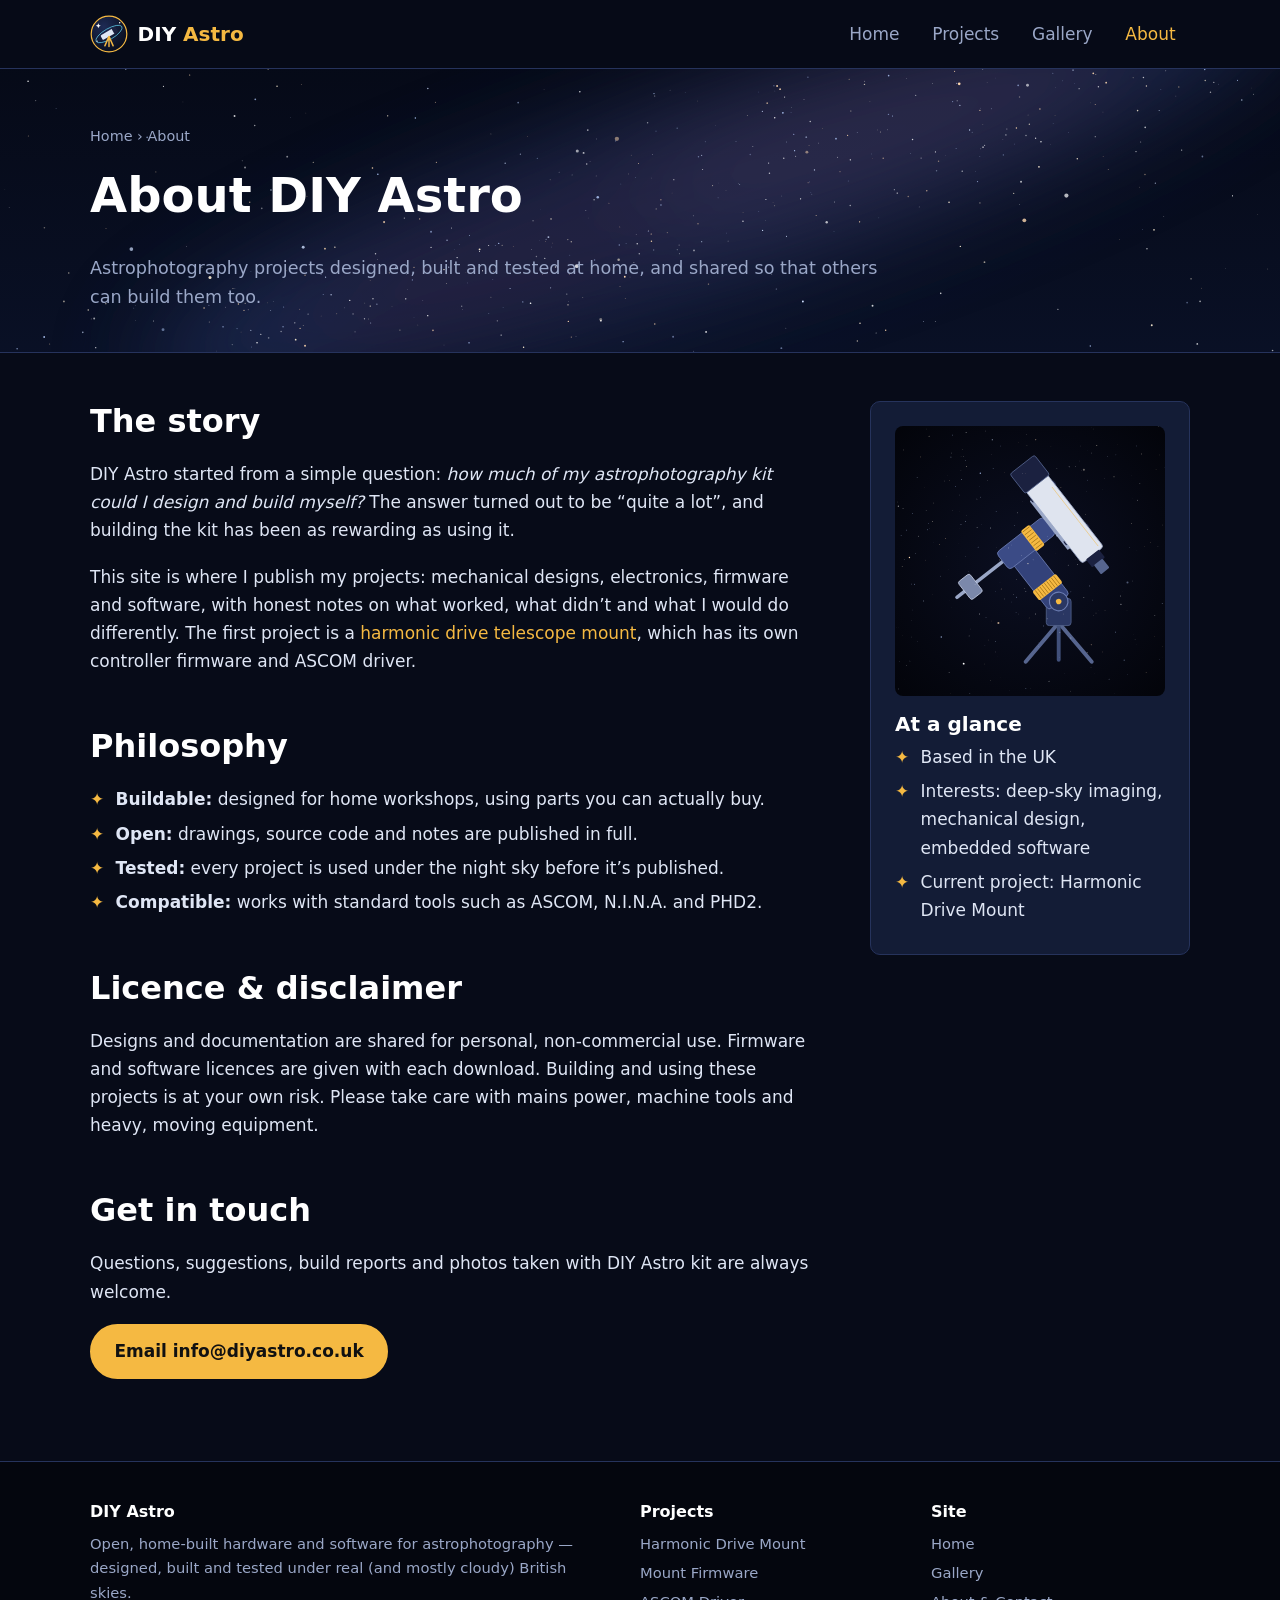
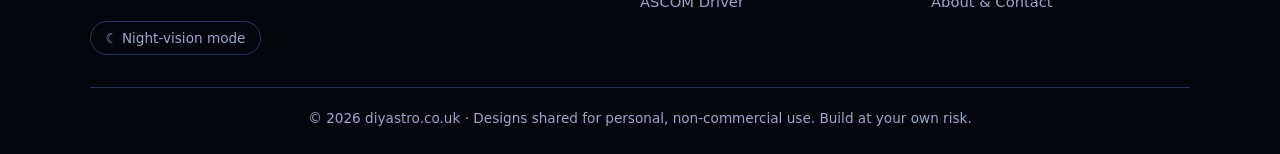
<file: about.html>
<!DOCTYPE html>
<html lang="en-GB">
<head>
  <meta charset="utf-8">
  <meta name="viewport" content="width=device-width, initial-scale=1">
  <title>About | DIY Astro</title>
  <meta name="description" content="About DIY Astro: who is behind the site, why the projects are shared, and how to get in touch.">
  <link rel="canonical" href="https://www.diyastro.co.uk/about.html">
  <meta property="og:title" content="About | DIY Astro">
  <meta property="og:description" content="About DIY Astro: who is behind the site, why the projects are shared, and how to get in touch.">
  <meta property="og:type" content="website">
  <meta property="og:url" content="https://www.diyastro.co.uk/about.html">
  <meta name="theme-color" content="#070b18">
  <link rel="icon" href="images/logo.svg" type="image/svg+xml">
  <link rel="stylesheet" href="css/style.css">
  <script src="js/main.js"></script>
</head>
<body>
  <a class="skip-link" href="#main">Skip to content</a>

  <header class="site-header">
    <div class="container">
      <a class="brand" href="index.html"><img src="images/logo.svg" alt="" width="38" height="38"><span>DIY <em>Astro</em></span></a>
      <button class="nav-toggle" aria-label="Menu" aria-expanded="false" aria-controls="main-nav">&#9776;</button>
      <nav class="main-nav" id="main-nav" aria-label="Main">
        <ul>
          <li><a href="index.html">Home</a></li>
          <li><a href="projects/index.html">Projects</a></li>
          <li><a href="gallery.html">Gallery</a></li>
          <li><a href="about.html" aria-current="page">About</a></li>
        </ul>
      </nav>
    </div>
  </header>

  <main id="main">
<section class="page-hero">
      <div class="container">
        <div class="breadcrumb"><a href="index.html">Home</a> &rsaquo; About</div>
        <h1>About DIY Astro</h1>
        <p>Astrophotography projects designed, built and tested at home, and shared so that others can build them too.</p>
      </div>
    </section>

    <div class="container layout aside-right">
      <article>
        <h2>The story</h2>
        <p>DIY Astro started from a simple question: <em>how much of my astrophotography kit could I design and build myself?</em> The answer turned out to be &ldquo;quite a lot&rdquo;, and building the kit has been as rewarding as using it.</p>
        <p>This site is where I publish my projects: mechanical designs, electronics, firmware and software, with honest notes on what worked, what didn&rsquo;t and what I would do differently. The first project is a <a href="projects/harmonic-mount/index.html">harmonic drive telescope mount</a>, which has its own controller firmware and ASCOM driver.</p>

        <h2>Philosophy</h2>
        <ul class="checklist">
          <li><strong>Buildable:</strong> designed for home workshops, using parts you can actually buy.</li>
          <li><strong>Open:</strong> drawings, source code and notes are published in full.</li>
          <li><strong>Tested:</strong> every project is used under the night sky before it&rsquo;s published.</li>
          <li><strong>Compatible:</strong> works with standard tools such as ASCOM, N.I.N.A. and PHD2.</li>
        </ul>

        <h2>Licence &amp; disclaimer</h2>
        <p>Designs and documentation are shared for personal, non-commercial use. Firmware and software licences are given with each download. Building and using these projects is at your own risk. Please take care with mains power, machine tools and heavy, moving equipment.</p>

        <h2 id="contact">Get in touch</h2>
        <p>Questions, suggestions, build reports and photos taken with DIY Astro kit are always welcome.</p>
        <p><a class="btn btn-primary" href="mailto:info@diyastro.co.uk">Email info@diyastro.co.uk</a></p>
      </article>

      <aside>
        <div class="feature" style="position:sticky;top:90px">
          <img src="images/gallery/build-mount.svg" alt="Harmonic Drive Mount prototype" width="800" height="800" style="border-radius:8px;margin-bottom:1rem">
          <h3>At a glance</h3>
          <ul class="checklist" style="margin:0">
            <li>Based in the UK</li>
            <li>Interests: deep-sky imaging, mechanical design, embedded software</li>
            <li>Current project: Harmonic Drive Mount</li>
          </ul>
        </div>
      </aside>
    </div>
  </main>

  <footer class="site-footer">
    <div class="container">
      <div class="footer-grid">
        <div>
          <h4>DIY Astro</h4>
          <p>Open, home-built hardware and software for astrophotography &mdash; designed, built and tested under real (and mostly cloudy) British skies.</p>
          <button class="night-toggle" type="button" title="Red night-vision mode for use at the telescope">&#9790; Night-vision mode</button>
        </div>
        <div>
          <h4>Projects</h4>
          <ul>
            <li><a href="projects/harmonic-mount/index.html">Harmonic Drive Mount</a></li>
            <li><a href="projects/harmonic-mount/firmware.html">Mount Firmware</a></li>
            <li><a href="projects/harmonic-mount/ascom.html">ASCOM Driver</a></li>
          </ul>
        </div>
        <div>
          <h4>Site</h4>
          <ul>
            <li><a href="index.html">Home</a></li>
            <li><a href="gallery.html">Gallery</a></li>
            <li><a href="about.html">About &amp; Contact</a></li>
          </ul>
        </div>
      </div>
      <div class="footer-bottom">&copy; <span id="year">2026</span> diyastro.co.uk &middot; Designs shared for personal, non-commercial use. Build at your own risk.</div>
    </div>
  </footer>
</body>
</html>
</file>
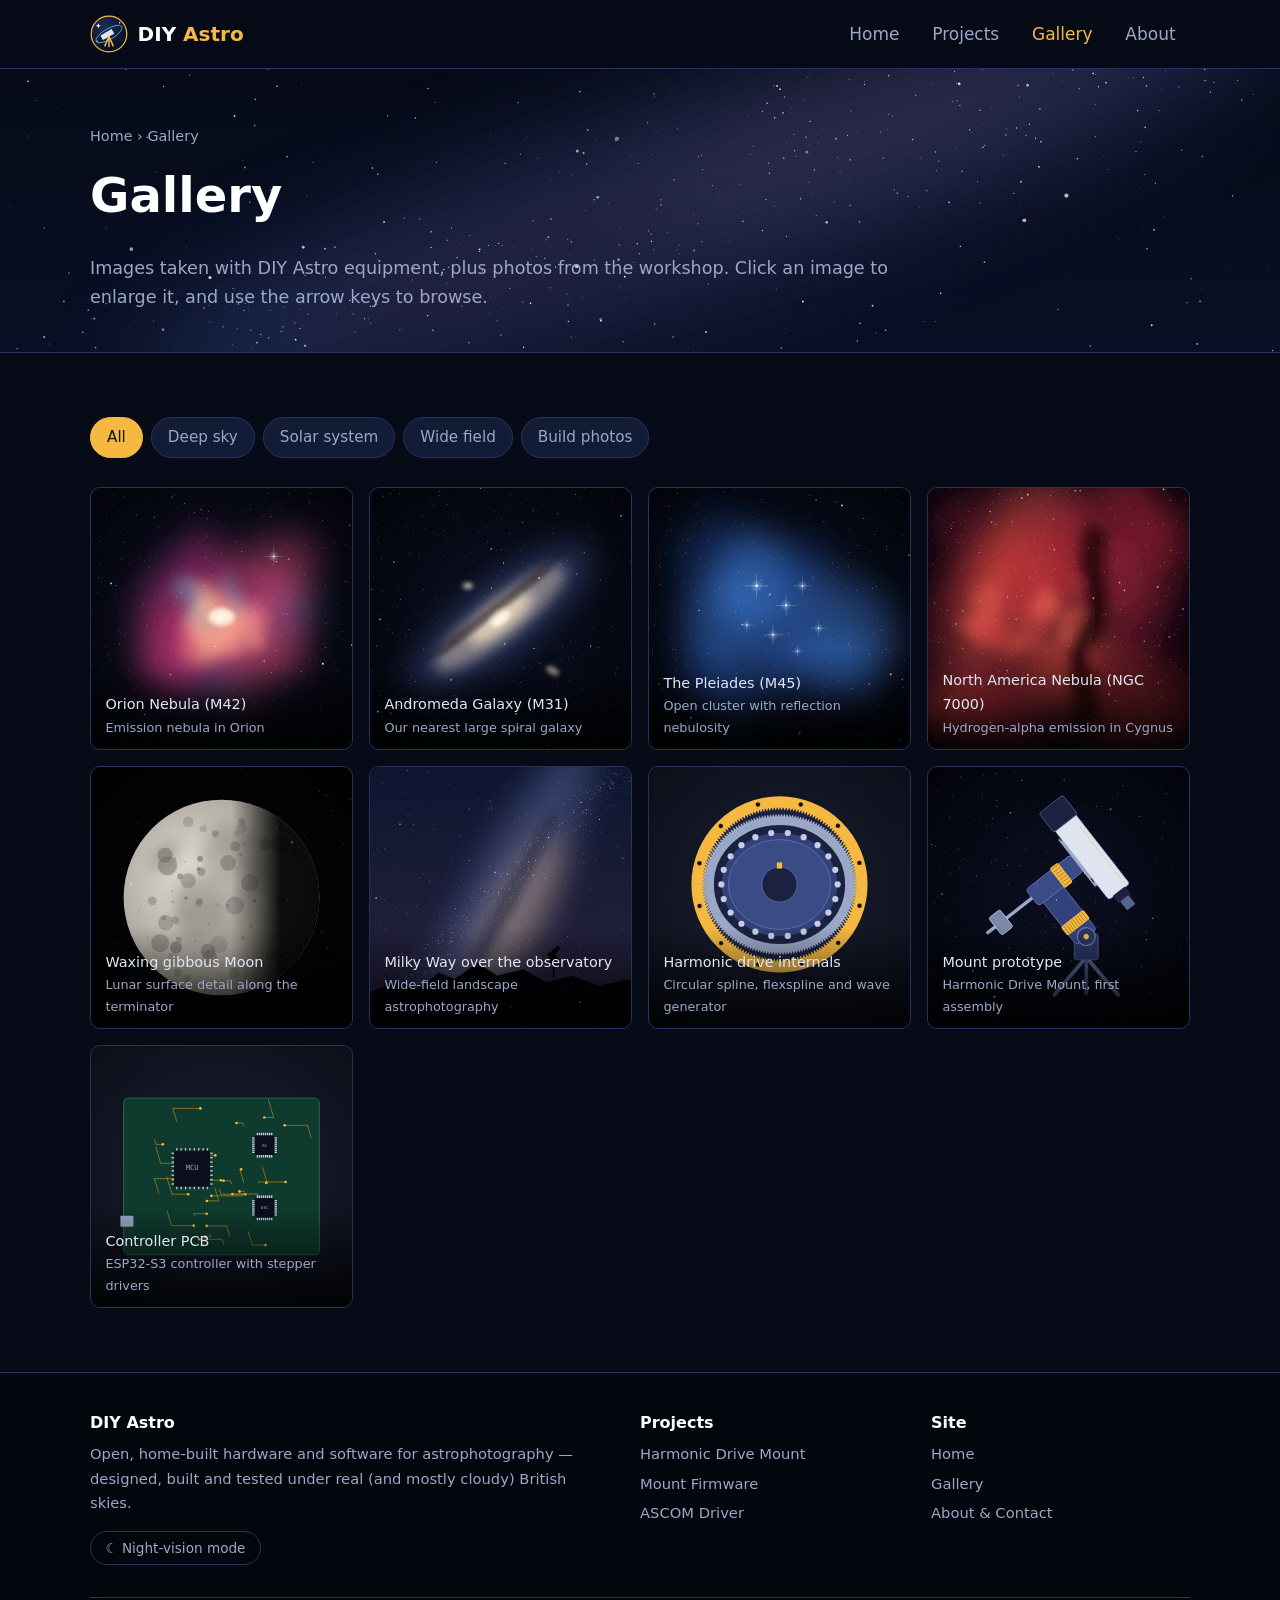
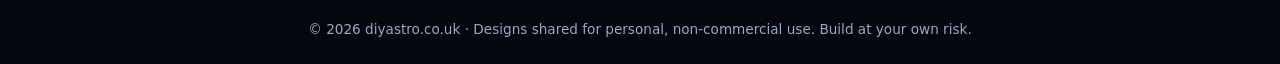
<file: gallery.html>
<!DOCTYPE html>
<html lang="en-GB">
<head>
  <meta charset="utf-8">
  <meta name="viewport" content="width=device-width, initial-scale=1">
  <title>Gallery | DIY Astro</title>
  <meta name="description" content="Astrophotographs taken with DIY Astro equipment, plus build photos of the projects.">
  <link rel="canonical" href="https://www.diyastro.co.uk/gallery.html">
  <meta property="og:title" content="Gallery | DIY Astro">
  <meta property="og:description" content="Astrophotographs taken with DIY Astro equipment, plus build photos of the projects.">
  <meta property="og:type" content="website">
  <meta property="og:url" content="https://www.diyastro.co.uk/gallery.html">
  <meta name="theme-color" content="#070b18">
  <link rel="icon" href="images/logo.svg" type="image/svg+xml">
  <link rel="stylesheet" href="css/style.css">
  <script src="js/main.js"></script>
</head>
<body>
  <a class="skip-link" href="#main">Skip to content</a>

  <header class="site-header">
    <div class="container">
      <a class="brand" href="index.html"><img src="images/logo.svg" alt="" width="38" height="38"><span>DIY <em>Astro</em></span></a>
      <button class="nav-toggle" aria-label="Menu" aria-expanded="false" aria-controls="main-nav">&#9776;</button>
      <nav class="main-nav" id="main-nav" aria-label="Main">
        <ul>
          <li><a href="index.html">Home</a></li>
          <li><a href="projects/index.html">Projects</a></li>
          <li><a href="gallery.html" aria-current="page">Gallery</a></li>
          <li><a href="about.html">About</a></li>
        </ul>
      </nav>
    </div>
  </header>

  <main id="main">
<section class="page-hero">
      <div class="container">
        <div class="breadcrumb"><a href="index.html">Home</a> &rsaquo; Gallery</div>
        <h1>Gallery</h1>
        <p>Images taken with DIY Astro equipment, plus photos from the workshop. Click an image to enlarge it, and use the arrow keys to browse.</p>
      </div>
    </section>

    <section class="section">
      <div class="container">
        <div class="gallery-filters" role="toolbar" aria-label="Filter gallery">
          <button type="button" class="active" data-filter="all">All</button>
          <button type="button" data-filter="deep-sky">Deep sky</button>
          <button type="button" data-filter="solar-system">Solar system</button>
          <button type="button" data-filter="wide-field">Wide field</button>
          <button type="button" data-filter="build">Build photos</button>
        </div>

        <!--
          To add a photo: copy one <figure> block below, change the image path,
          the data-category (deep-sky, solar-system, wide-field or build) and the caption.
          Use a small thumbnail in src="" and the full-size image in data-full="" if you have both.
        -->
        <div class="gallery">
          <figure data-category="deep-sky">
            <img src="images/gallery/orion-nebula.svg" data-full="images/gallery/orion-nebula.svg" alt="Orion Nebula (M42)" width="800" height="800" loading="lazy">
            <figcaption>Orion Nebula (M42)<small>Emission nebula in Orion</small></figcaption>
          </figure>
          <figure data-category="deep-sky">
            <img src="images/gallery/andromeda.svg" data-full="images/gallery/andromeda.svg" alt="Andromeda Galaxy (M31)" width="800" height="800" loading="lazy">
            <figcaption>Andromeda Galaxy (M31)<small>Our nearest large spiral galaxy</small></figcaption>
          </figure>
          <figure data-category="deep-sky">
            <img src="images/gallery/pleiades.svg" data-full="images/gallery/pleiades.svg" alt="The Pleiades (M45)" width="800" height="800" loading="lazy">
            <figcaption>The Pleiades (M45)<small>Open cluster with reflection nebulosity</small></figcaption>
          </figure>
          <figure data-category="deep-sky">
            <img src="images/gallery/north-america.svg" data-full="images/gallery/north-america.svg" alt="North America Nebula (NGC 7000)" width="800" height="800" loading="lazy">
            <figcaption>North America Nebula (NGC 7000)<small>Hydrogen-alpha emission in Cygnus</small></figcaption>
          </figure>
          <figure data-category="solar-system">
            <img src="images/gallery/moon.svg" data-full="images/gallery/moon.svg" alt="Waxing gibbous Moon" width="800" height="800" loading="lazy">
            <figcaption>Waxing gibbous Moon<small>Lunar surface detail along the terminator</small></figcaption>
          </figure>
          <figure data-category="wide-field">
            <img src="images/gallery/milky-way.svg" data-full="images/gallery/milky-way.svg" alt="Milky Way over the observatory" width="800" height="800" loading="lazy">
            <figcaption>Milky Way over the observatory<small>Wide-field landscape astrophotography</small></figcaption>
          </figure>
          <figure data-category="build">
            <img src="images/gallery/build-harmonic.svg" data-full="images/gallery/build-harmonic.svg" alt="Harmonic drive internals" width="800" height="800" loading="lazy">
            <figcaption>Harmonic drive internals<small>Circular spline, flexspline and wave generator</small></figcaption>
          </figure>
          <figure data-category="build">
            <img src="images/gallery/build-mount.svg" data-full="images/gallery/build-mount.svg" alt="Mount prototype" width="800" height="800" loading="lazy">
            <figcaption>Mount prototype<small>Harmonic Drive Mount, first assembly</small></figcaption>
          </figure>
          <figure data-category="build">
            <img src="images/gallery/build-pcb.svg" data-full="images/gallery/build-pcb.svg" alt="Controller PCB" width="800" height="800" loading="lazy">
            <figcaption>Controller PCB<small>ESP32-S3 controller with stepper drivers</small></figcaption>
          </figure>
        </div>
      </div>
    </section>
  </main>

  <footer class="site-footer">
    <div class="container">
      <div class="footer-grid">
        <div>
          <h4>DIY Astro</h4>
          <p>Open, home-built hardware and software for astrophotography &mdash; designed, built and tested under real (and mostly cloudy) British skies.</p>
          <button class="night-toggle" type="button" title="Red night-vision mode for use at the telescope">&#9790; Night-vision mode</button>
        </div>
        <div>
          <h4>Projects</h4>
          <ul>
            <li><a href="projects/harmonic-mount/index.html">Harmonic Drive Mount</a></li>
            <li><a href="projects/harmonic-mount/firmware.html">Mount Firmware</a></li>
            <li><a href="projects/harmonic-mount/ascom.html">ASCOM Driver</a></li>
          </ul>
        </div>
        <div>
          <h4>Site</h4>
          <ul>
            <li><a href="index.html">Home</a></li>
            <li><a href="gallery.html">Gallery</a></li>
            <li><a href="about.html">About &amp; Contact</a></li>
          </ul>
        </div>
      </div>
      <div class="footer-bottom">&copy; <span id="year">2026</span> diyastro.co.uk &middot; Designs shared for personal, non-commercial use. Build at your own risk.</div>
    </div>
  </footer>
</body>
</html>
</file>
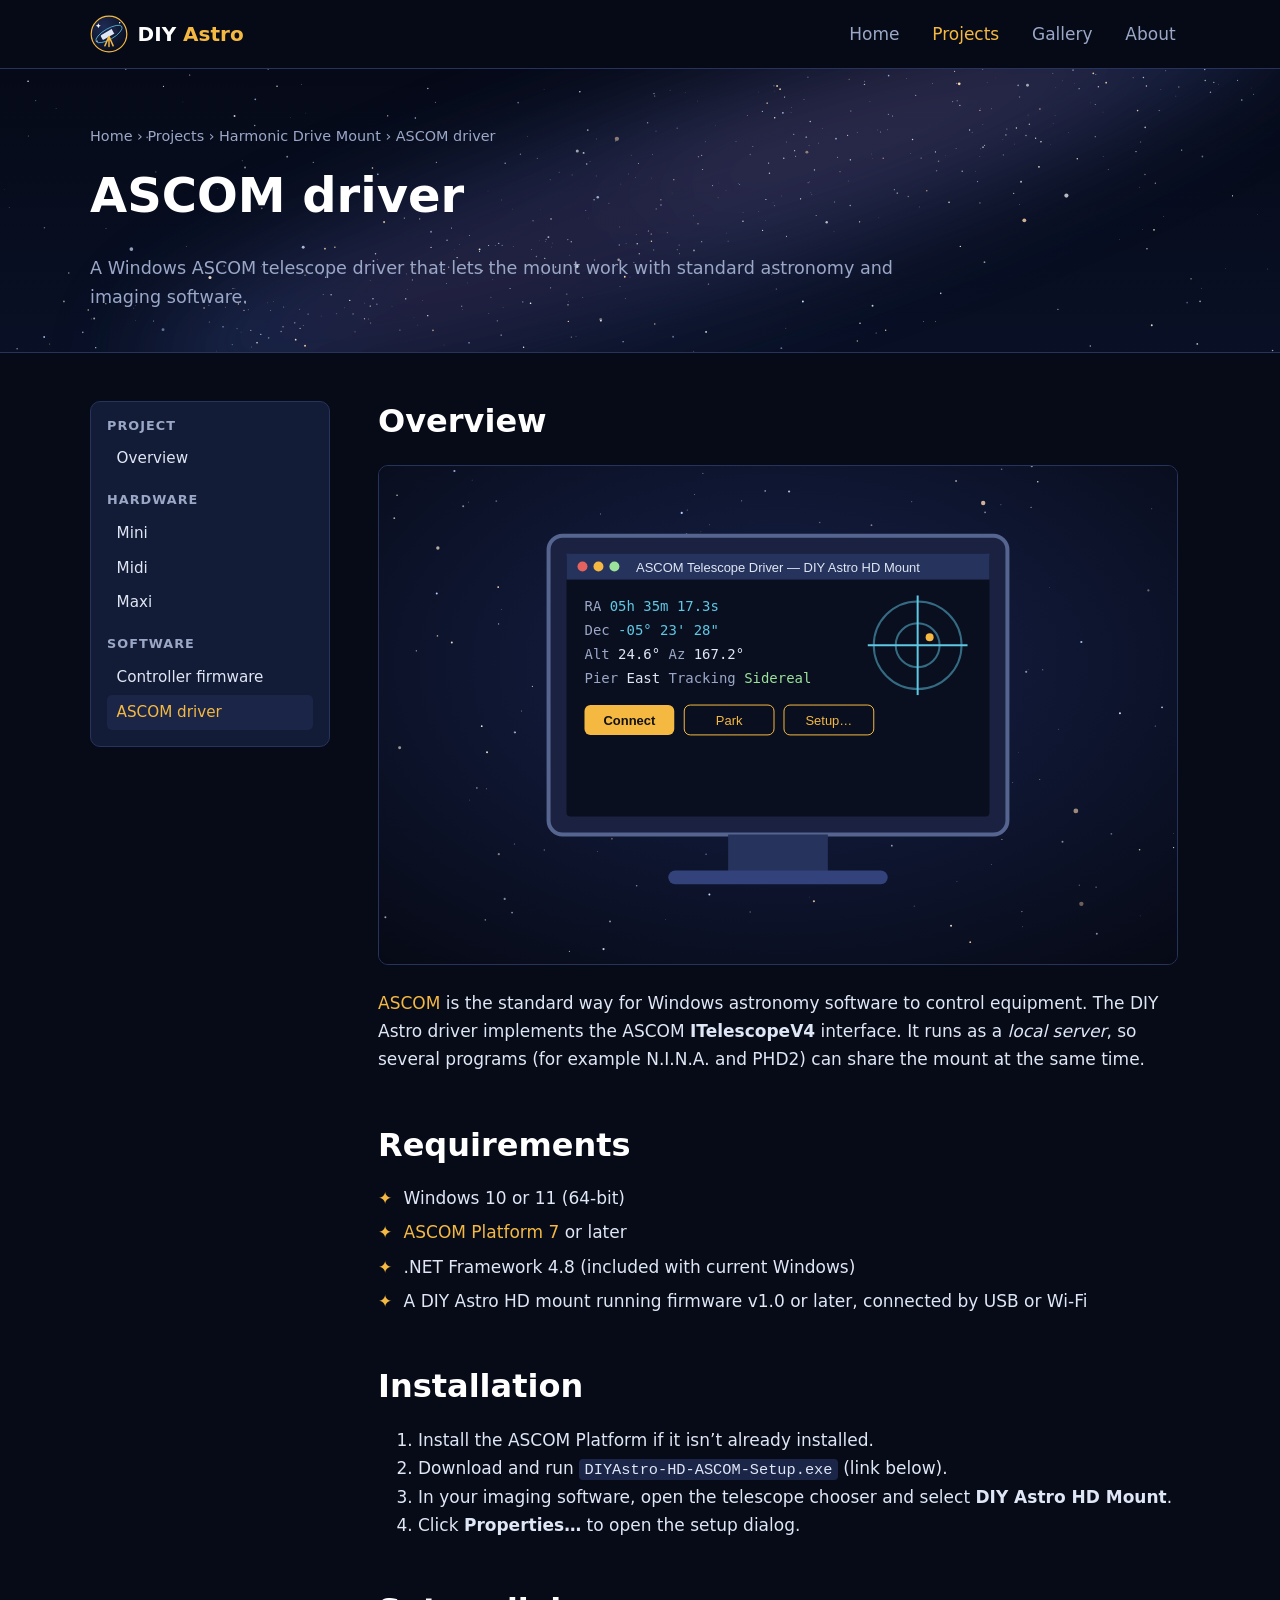
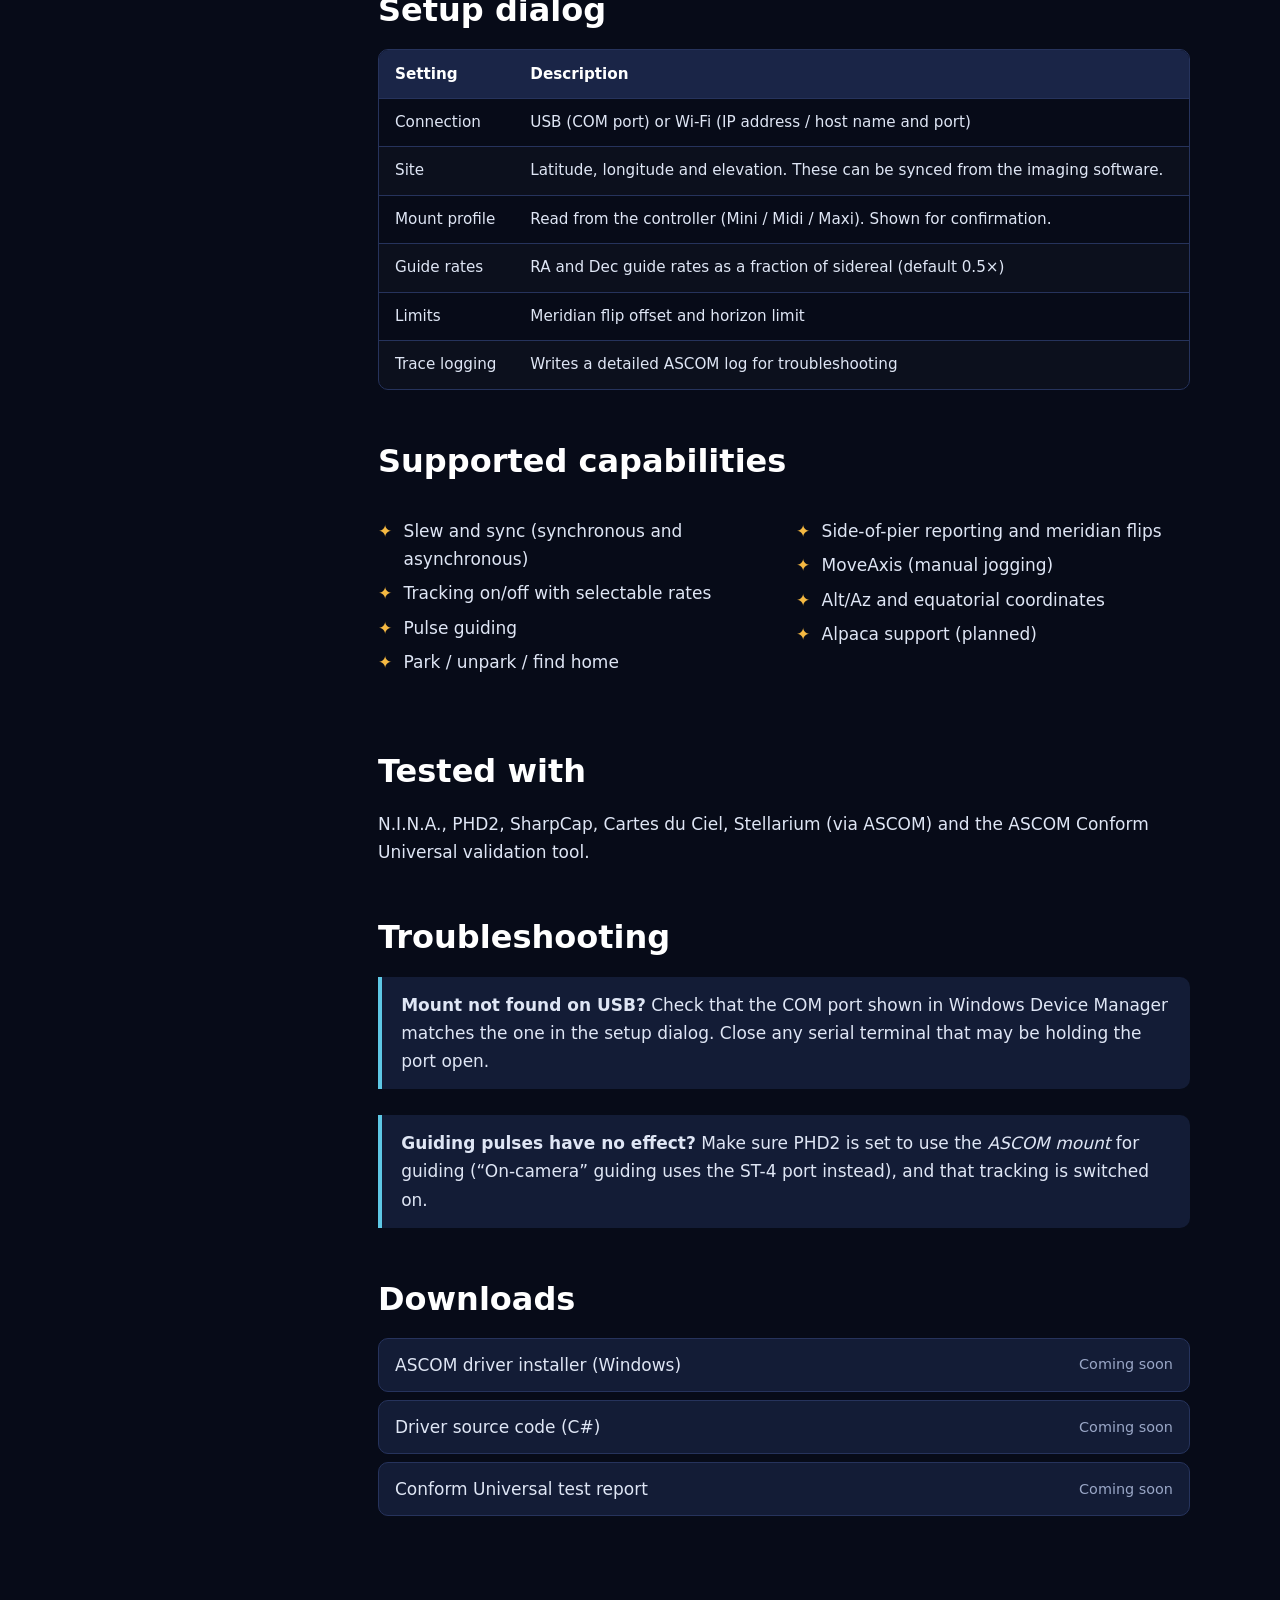
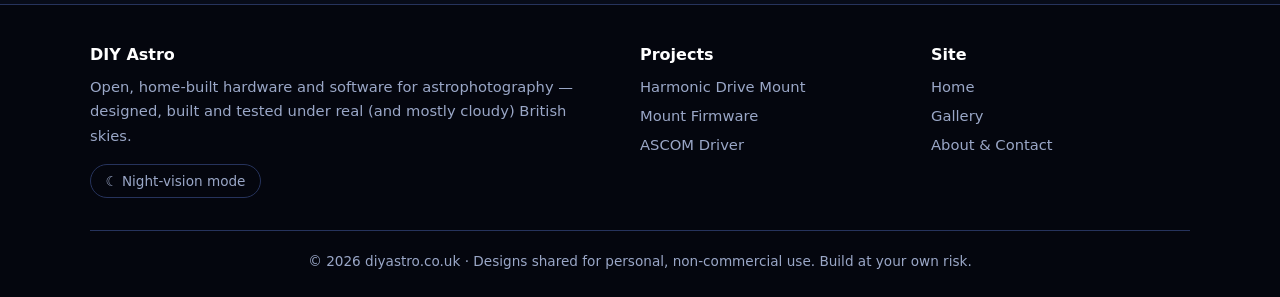
<file: projects/harmonic-mount/ascom.html>
<!DOCTYPE html>
<html lang="en-GB">
<head>
  <meta charset="utf-8">
  <meta name="viewport" content="width=device-width, initial-scale=1">
  <title>ASCOM Driver | DIY Astro</title>
  <meta name="description" content="Windows ASCOM telescope driver for the DIY Astro harmonic drive mount, compatible with N.I.N.A., PHD2, SharpCap, Cartes du Ciel and other ASCOM applications.">
  <link rel="canonical" href="https://www.diyastro.co.uk/projects/harmonic-mount/ascom.html">
  <meta property="og:title" content="ASCOM Driver | DIY Astro">
  <meta property="og:description" content="Windows ASCOM telescope driver for the DIY Astro harmonic drive mount, compatible with N.I.N.A., PHD2, SharpCap, Cartes du Ciel and other ASCOM applications.">
  <meta property="og:type" content="website">
  <meta property="og:url" content="https://www.diyastro.co.uk/projects/harmonic-mount/ascom.html">
  <meta name="theme-color" content="#070b18">
  <link rel="icon" href="../../images/logo.svg" type="image/svg+xml">
  <link rel="stylesheet" href="../../css/style.css">
  <script src="../../js/main.js"></script>
</head>
<body>
  <a class="skip-link" href="#main">Skip to content</a>

  <header class="site-header">
    <div class="container">
      <a class="brand" href="../../index.html"><img src="../../images/logo.svg" alt="" width="38" height="38"><span>DIY <em>Astro</em></span></a>
      <button class="nav-toggle" aria-label="Menu" aria-expanded="false" aria-controls="main-nav">&#9776;</button>
      <nav class="main-nav" id="main-nav" aria-label="Main">
        <ul>
          <li><a href="../../index.html">Home</a></li>
          <li><a href="../../projects/index.html" aria-current="page">Projects</a></li>
          <li><a href="../../gallery.html">Gallery</a></li>
          <li><a href="../../about.html">About</a></li>
        </ul>
      </nav>
    </div>
  </header>

  <main id="main">
<section class="page-hero">
      <div class="container">
        <div class="breadcrumb"><a href="../../index.html">Home</a> &rsaquo; <a href="../../projects/index.html">Projects</a> &rsaquo; <a href="index.html">Harmonic Drive Mount</a> &rsaquo; ASCOM driver</div>
        <h1>ASCOM driver</h1>
        <p>A Windows ASCOM telescope driver that lets the mount work with standard astronomy and imaging software.</p>
      </div>
    </section>
    <div class="container layout">

      <aside class="side-nav" aria-label="Harmonic Drive Mount sections">
        <h4>Project</h4>
        <ul><li><a href="index.html">Overview</a></li></ul>
        <h4>Hardware</h4>
        <ul><li><a href="mini.html">Mini</a></li><li><a href="midi.html">Midi</a></li><li><a href="maxi.html">Maxi</a></li></ul>
        <h4>Software</h4>
        <ul><li><a href="firmware.html">Controller firmware</a></li><li><a href="ascom.html" aria-current="page">ASCOM driver</a></li></ul>
      </aside>
      <article>
        <h2>Overview</h2>
        <figure class="figure"><img src="../../images/ascom.svg" alt="ASCOM driver window illustration" width="800" height="500"></figure>
        <p><a href="https://ascom-standards.org/" rel="noopener">ASCOM</a> is the standard way for Windows astronomy software to control equipment. The DIY Astro driver implements the ASCOM <strong>ITelescopeV4</strong> interface. It runs as a <em>local server</em>, so several programs (for example N.I.N.A. and PHD2) can share the mount at the same time.</p>

        <h2>Requirements</h2>
        <ul class="checklist">
          <li>Windows 10 or 11 (64-bit)</li>
          <li><a href="https://ascom-standards.org/Downloads/Index.htm" rel="noopener">ASCOM Platform 7</a> or later</li>
          <li>.NET Framework 4.8 (included with current Windows)</li>
          <li>A DIY Astro HD mount running firmware v1.0 or later, connected by USB or Wi-Fi</li>
        </ul>

        <h2>Installation</h2>
        <ol>
          <li>Install the ASCOM Platform if it isn&rsquo;t already installed.</li>
          <li>Download and run <code>DIYAstro-HD-ASCOM-Setup.exe</code> (link below).</li>
          <li>In your imaging software, open the telescope chooser and select <strong>DIY Astro HD Mount</strong>.</li>
          <li>Click <strong>Properties&hellip;</strong> to open the setup dialog.</li>
        </ol>

        <h2>Setup dialog</h2>
        <div class="table-wrap">
          <table>
            <thead><tr><th>Setting</th><th>Description</th></tr></thead>
            <tbody>
              <tr><td>Connection</td><td>USB (COM port) or Wi-Fi (IP address / host name and port)</td></tr>
              <tr><td>Site</td><td>Latitude, longitude and elevation. These can be synced from the imaging software.</td></tr>
              <tr><td>Mount profile</td><td>Read from the controller (Mini / Midi / Maxi). Shown for confirmation.</td></tr>
              <tr><td>Guide rates</td><td>RA and Dec guide rates as a fraction of sidereal (default 0.5&times;)</td></tr>
              <tr><td>Limits</td><td>Meridian flip offset and horizon limit</td></tr>
              <tr><td>Trace logging</td><td>Writes a detailed ASCOM log for troubleshooting</td></tr>
            </tbody>
          </table>
        </div>

        <h2>Supported capabilities</h2>
        <div class="grid grid-2">
          <ul class="checklist">
            <li>Slew and sync (synchronous and asynchronous)</li>
            <li>Tracking on/off with selectable rates</li>
            <li>Pulse guiding</li>
            <li>Park / unpark / find home</li>
          </ul>
          <ul class="checklist">
            <li>Side-of-pier reporting and meridian flips</li>
            <li>MoveAxis (manual jogging)</li>
            <li>Alt/Az and equatorial coordinates</li>
            <li>Alpaca support (planned)</li>
          </ul>
        </div>

        <h2>Tested with</h2>
        <p>N.I.N.A., PHD2, SharpCap, Cartes du Ciel, Stellarium (via ASCOM) and the ASCOM Conform Universal validation tool.</p>

        <h2>Troubleshooting</h2>
        <div class="note info">
          <p><strong>Mount not found on USB?</strong> Check that the COM port shown in Windows Device Manager matches the one in the setup dialog. Close any serial terminal that may be holding the port open.</p>
        </div>
        <div class="note info">
          <p><strong>Guiding pulses have no effect?</strong> Make sure PHD2 is set to use the <em>ASCOM mount</em> for guiding (&ldquo;On-camera&rdquo; guiding uses the ST-4 port instead), and that tracking is switched on.</p>
        </div>

        <h2>Downloads</h2>
        <ul class="downloads">
          <li>ASCOM driver installer (Windows) <span>Coming soon</span></li>
          <li>Driver source code (C#) <span>Coming soon</span></li>
          <li>Conform Universal test report <span>Coming soon</span></li>
        </ul>
      </article>
    </div>
  </main>

  <footer class="site-footer">
    <div class="container">
      <div class="footer-grid">
        <div>
          <h4>DIY Astro</h4>
          <p>Open, home-built hardware and software for astrophotography &mdash; designed, built and tested under real (and mostly cloudy) British skies.</p>
          <button class="night-toggle" type="button" title="Red night-vision mode for use at the telescope">&#9790; Night-vision mode</button>
        </div>
        <div>
          <h4>Projects</h4>
          <ul>
            <li><a href="../../projects/harmonic-mount/index.html">Harmonic Drive Mount</a></li>
            <li><a href="../../projects/harmonic-mount/firmware.html">Mount Firmware</a></li>
            <li><a href="../../projects/harmonic-mount/ascom.html">ASCOM Driver</a></li>
          </ul>
        </div>
        <div>
          <h4>Site</h4>
          <ul>
            <li><a href="../../index.html">Home</a></li>
            <li><a href="../../gallery.html">Gallery</a></li>
            <li><a href="../../about.html">About &amp; Contact</a></li>
          </ul>
        </div>
      </div>
      <div class="footer-bottom">&copy; <span id="year">2026</span> diyastro.co.uk &middot; Designs shared for personal, non-commercial use. Build at your own risk.</div>
    </div>
  </footer>
</body>
</html>
</file>
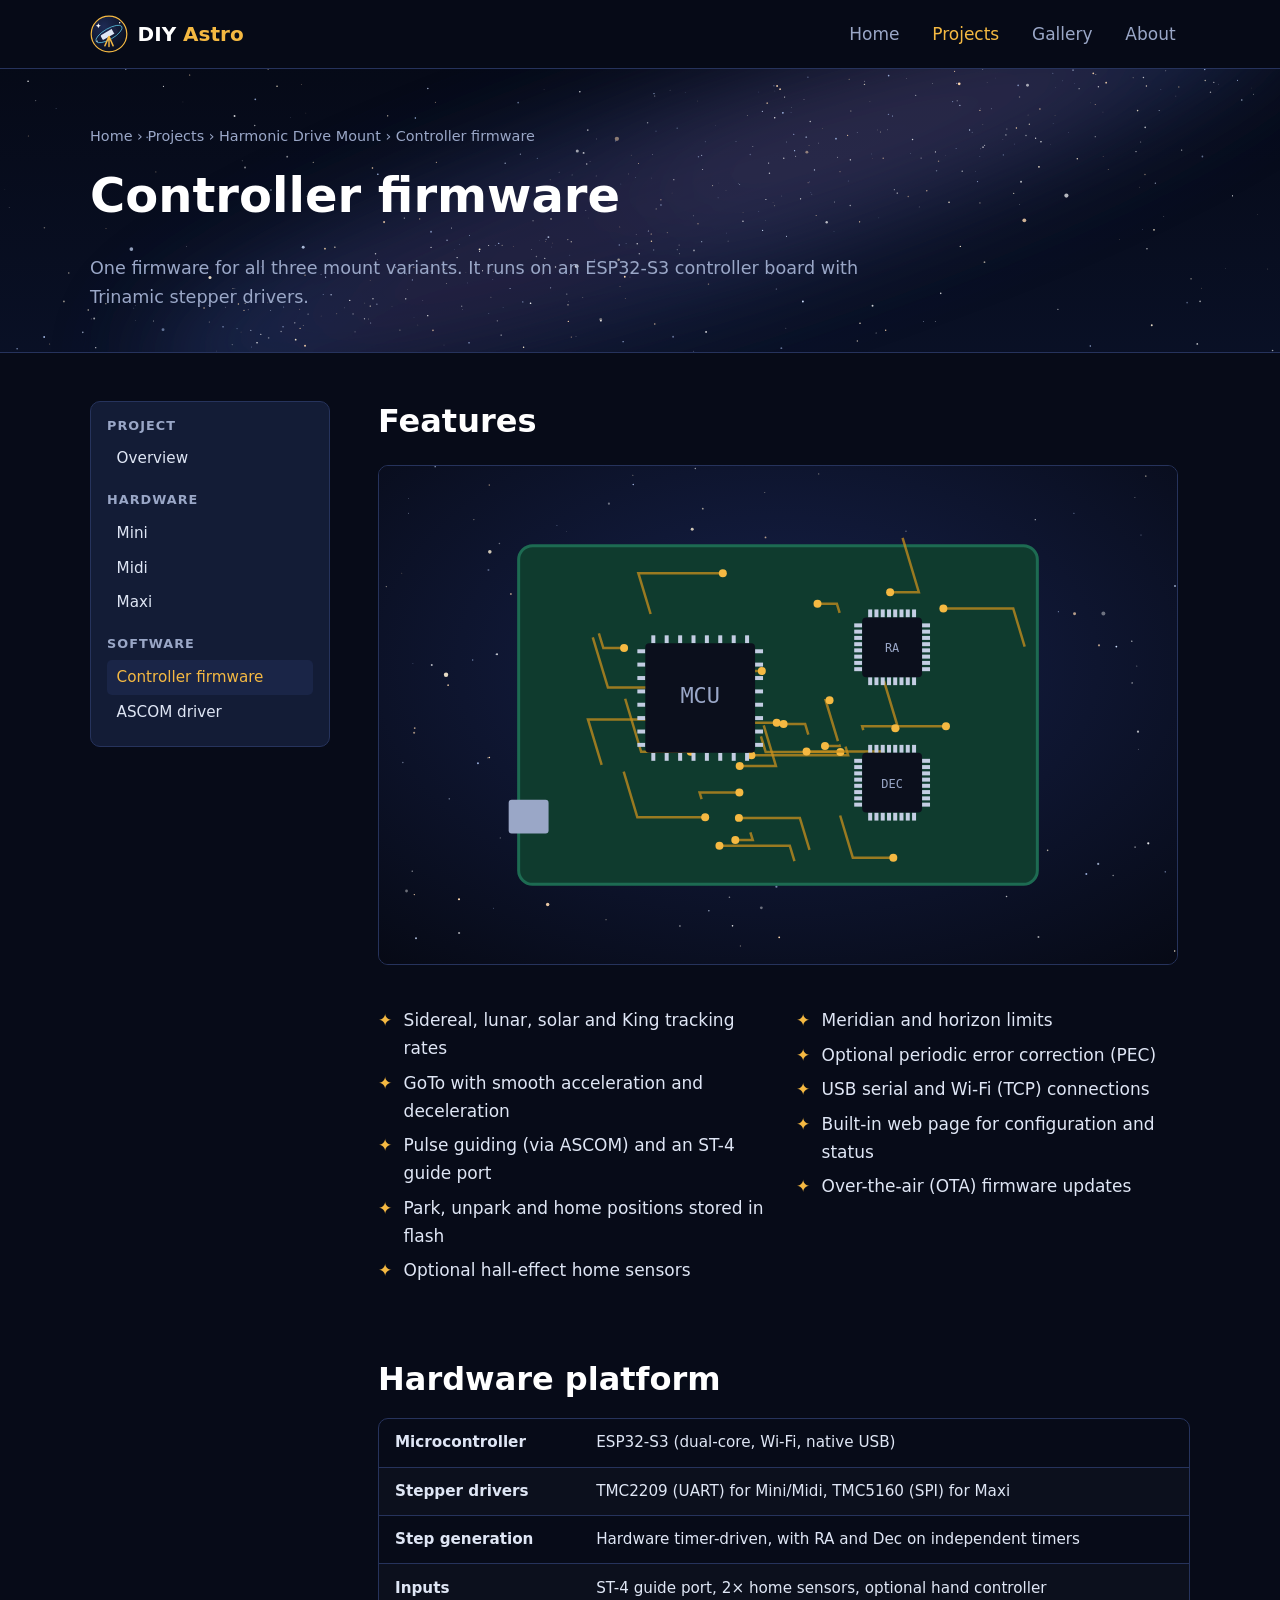
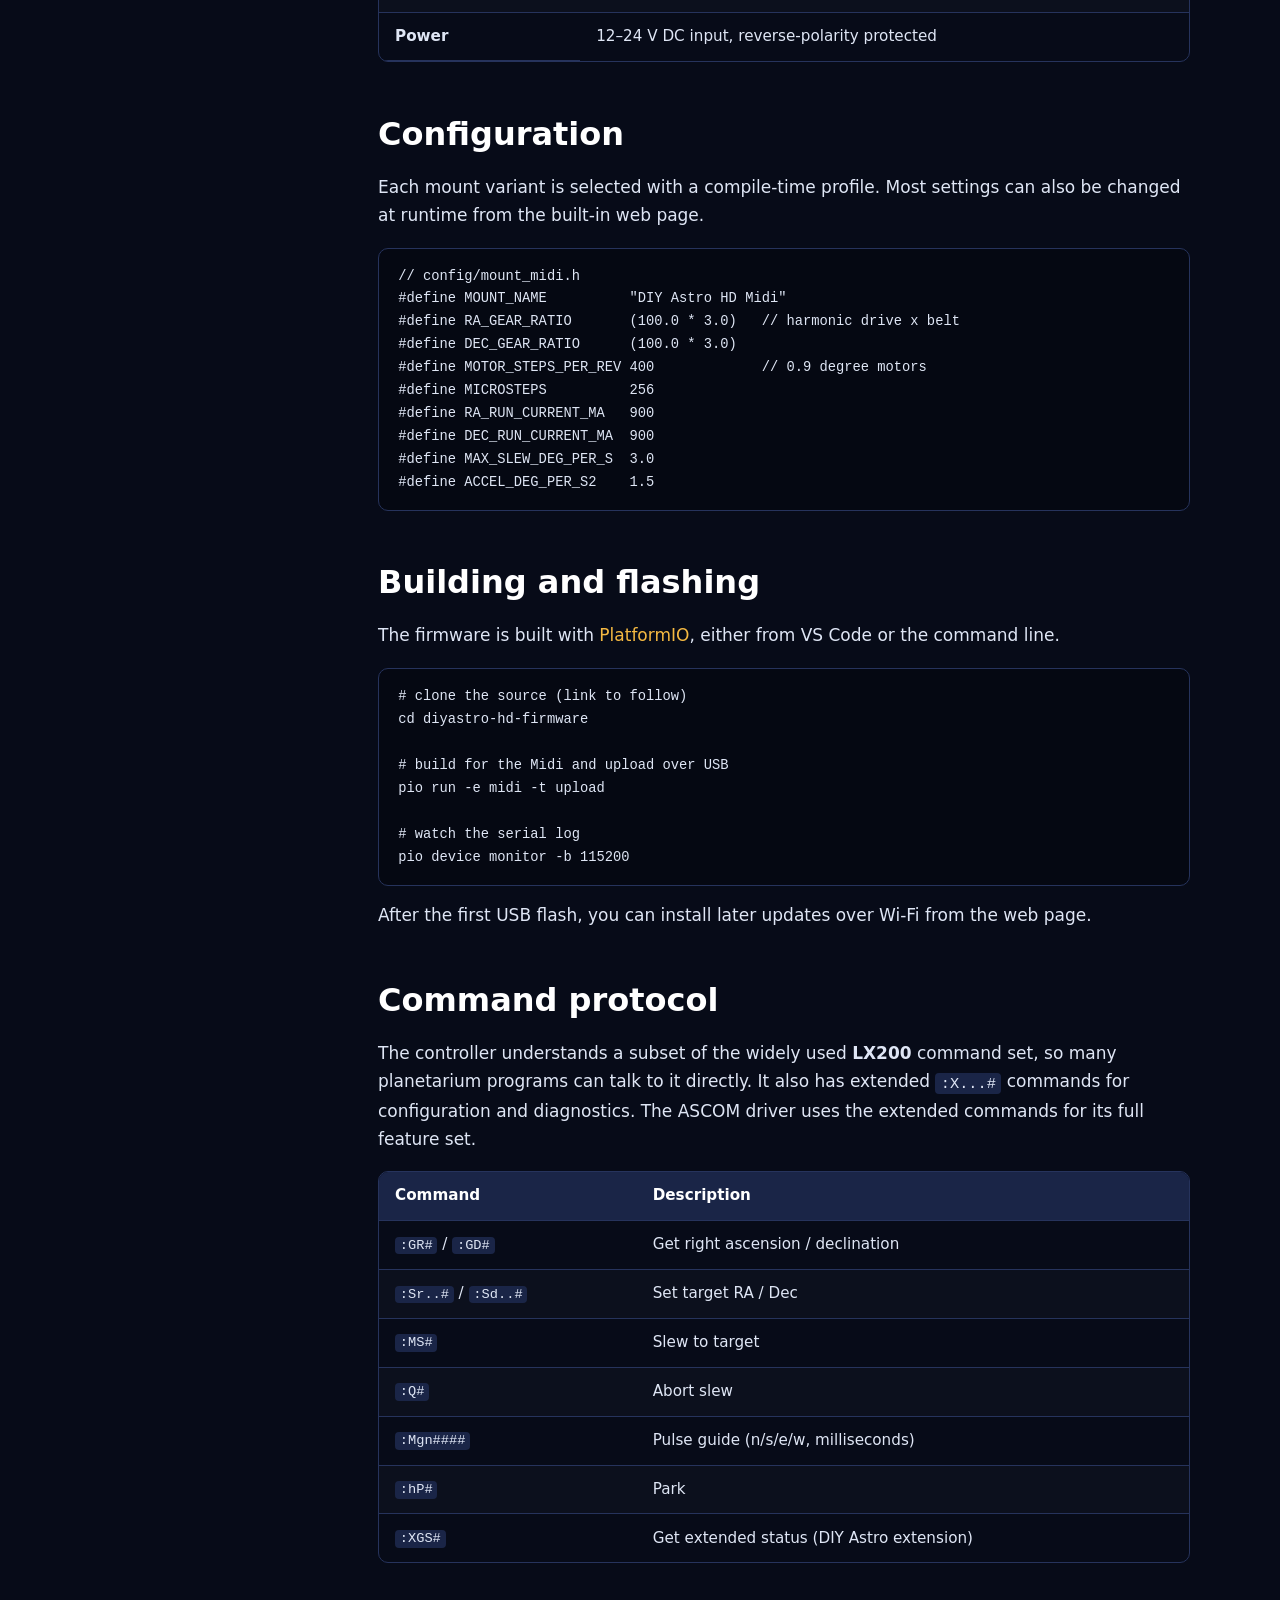
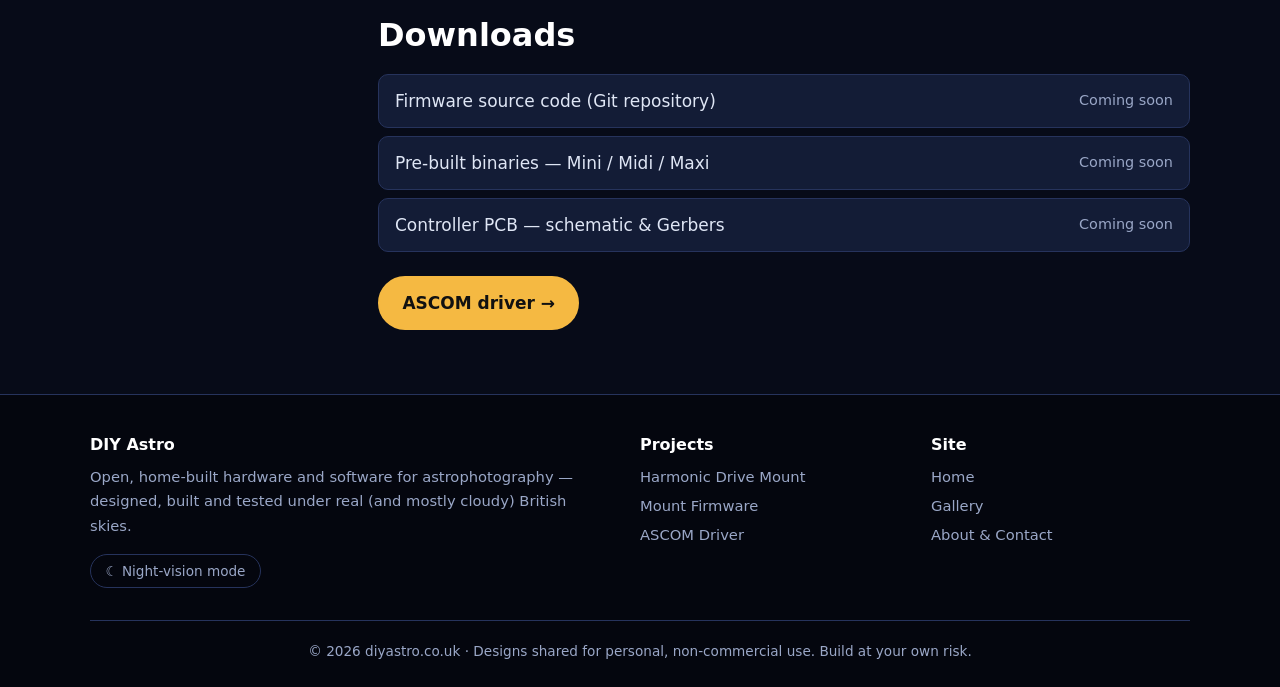
<file: projects/harmonic-mount/firmware.html>
<!DOCTYPE html>
<html lang="en-GB">
<head>
  <meta charset="utf-8">
  <meta name="viewport" content="width=device-width, initial-scale=1">
  <title>Mount Controller Firmware | DIY Astro</title>
  <meta name="description" content="Open ESP32 firmware for the DIY Astro harmonic drive telescope mount: tracking, GoTo, guiding, parking and Wi-Fi/USB control.">
  <link rel="canonical" href="https://www.diyastro.co.uk/projects/harmonic-mount/firmware.html">
  <meta property="og:title" content="Mount Controller Firmware | DIY Astro">
  <meta property="og:description" content="Open ESP32 firmware for the DIY Astro harmonic drive telescope mount: tracking, GoTo, guiding, parking and Wi-Fi/USB control.">
  <meta property="og:type" content="website">
  <meta property="og:url" content="https://www.diyastro.co.uk/projects/harmonic-mount/firmware.html">
  <meta name="theme-color" content="#070b18">
  <link rel="icon" href="../../images/logo.svg" type="image/svg+xml">
  <link rel="stylesheet" href="../../css/style.css">
  <script src="../../js/main.js"></script>
</head>
<body>
  <a class="skip-link" href="#main">Skip to content</a>

  <header class="site-header">
    <div class="container">
      <a class="brand" href="../../index.html"><img src="../../images/logo.svg" alt="" width="38" height="38"><span>DIY <em>Astro</em></span></a>
      <button class="nav-toggle" aria-label="Menu" aria-expanded="false" aria-controls="main-nav">&#9776;</button>
      <nav class="main-nav" id="main-nav" aria-label="Main">
        <ul>
          <li><a href="../../index.html">Home</a></li>
          <li><a href="../../projects/index.html" aria-current="page">Projects</a></li>
          <li><a href="../../gallery.html">Gallery</a></li>
          <li><a href="../../about.html">About</a></li>
        </ul>
      </nav>
    </div>
  </header>

  <main id="main">
<section class="page-hero">
      <div class="container">
        <div class="breadcrumb"><a href="../../index.html">Home</a> &rsaquo; <a href="../../projects/index.html">Projects</a> &rsaquo; <a href="index.html">Harmonic Drive Mount</a> &rsaquo; Controller firmware</div>
        <h1>Controller firmware</h1>
        <p>One firmware for all three mount variants. It runs on an ESP32-S3 controller board with Trinamic stepper drivers.</p>
      </div>
    </section>
    <div class="container layout">

      <aside class="side-nav" aria-label="Harmonic Drive Mount sections">
        <h4>Project</h4>
        <ul><li><a href="index.html">Overview</a></li></ul>
        <h4>Hardware</h4>
        <ul><li><a href="mini.html">Mini</a></li><li><a href="midi.html">Midi</a></li><li><a href="maxi.html">Maxi</a></li></ul>
        <h4>Software</h4>
        <ul><li><a href="firmware.html" aria-current="page">Controller firmware</a></li><li><a href="ascom.html">ASCOM driver</a></li></ul>
      </aside>
      <article>
        <h2>Features</h2>
        <figure class="figure"><img src="../../images/firmware.svg" alt="Controller board illustration" width="800" height="500"></figure>
        <div class="grid grid-2">
          <ul class="checklist">
            <li>Sidereal, lunar, solar and King tracking rates</li>
            <li>GoTo with smooth acceleration and deceleration</li>
            <li>Pulse guiding (via ASCOM) and an ST-4 guide port</li>
            <li>Park, unpark and home positions stored in flash</li>
            <li>Optional hall-effect home sensors</li>
          </ul>
          <ul class="checklist">
            <li>Meridian and horizon limits</li>
            <li>Optional periodic error correction (PEC)</li>
            <li>USB serial and Wi-Fi (TCP) connections</li>
            <li>Built-in web page for configuration and status</li>
            <li>Over-the-air (OTA) firmware updates</li>
          </ul>
        </div>

        <h2>Hardware platform</h2>
        <div class="table-wrap">
          <table>
            <tbody>
              <tr><th scope="row">Microcontroller</th><td>ESP32-S3 (dual-core, Wi-Fi, native USB)</td></tr>
              <tr><th scope="row">Stepper drivers</th><td>TMC2209 (UART) for Mini/Midi, TMC5160 (SPI) for Maxi</td></tr>
              <tr><th scope="row">Step generation</th><td>Hardware timer-driven, with RA and Dec on independent timers</td></tr>
              <tr><th scope="row">Inputs</th><td>ST-4 guide port, 2&times; home sensors, optional hand controller</td></tr>
              <tr><th scope="row">Power</th><td>12&ndash;24 V DC input, reverse-polarity protected</td></tr>
            </tbody>
          </table>
        </div>

        <h2>Configuration</h2>
        <p>Each mount variant is selected with a compile-time profile. Most settings can also be changed at runtime from the built-in web page.</p>
<pre><code>// config/mount_midi.h
#define MOUNT_NAME          "DIY Astro HD Midi"
#define RA_GEAR_RATIO       (100.0 * 3.0)   // harmonic drive x belt
#define DEC_GEAR_RATIO      (100.0 * 3.0)
#define MOTOR_STEPS_PER_REV 400             // 0.9 degree motors
#define MICROSTEPS          256
#define RA_RUN_CURRENT_MA   900
#define DEC_RUN_CURRENT_MA  900
#define MAX_SLEW_DEG_PER_S  3.0
#define ACCEL_DEG_PER_S2    1.5</code></pre>

        <h2>Building and flashing</h2>
        <p>The firmware is built with <a href="https://platformio.org/" rel="noopener">PlatformIO</a>, either from VS Code or the command line.</p>
<pre><code># clone the source (link to follow)
cd diyastro-hd-firmware

# build for the Midi and upload over USB
pio run -e midi -t upload

# watch the serial log
pio device monitor -b 115200</code></pre>
        <p>After the first USB flash, you can install later updates over Wi-Fi from the web page.</p>

        <h2>Command protocol</h2>
        <p>The controller understands a subset of the widely used <strong>LX200</strong> command set, so many planetarium programs can talk to it directly. It also has extended <code>:X...#</code> commands for configuration and diagnostics. The ASCOM driver uses the extended commands for its full feature set.</p>
        <div class="table-wrap">
          <table>
            <thead><tr><th>Command</th><th>Description</th></tr></thead>
            <tbody>
              <tr><td><code>:GR#</code> / <code>:GD#</code></td><td>Get right ascension / declination</td></tr>
              <tr><td><code>:Sr..#</code> / <code>:Sd..#</code></td><td>Set target RA / Dec</td></tr>
              <tr><td><code>:MS#</code></td><td>Slew to target</td></tr>
              <tr><td><code>:Q#</code></td><td>Abort slew</td></tr>
              <tr><td><code>:Mgn####</code></td><td>Pulse guide (n/s/e/w, milliseconds)</td></tr>
              <tr><td><code>:hP#</code></td><td>Park</td></tr>
              <tr><td><code>:XGS#</code></td><td>Get extended status (DIY Astro extension)</td></tr>
            </tbody>
          </table>
        </div>

        <h2>Downloads</h2>
        <ul class="downloads">
          <li>Firmware source code (Git repository) <span>Coming soon</span></li>
          <li>Pre-built binaries &mdash; Mini / Midi / Maxi <span>Coming soon</span></li>
          <li>Controller PCB &mdash; schematic &amp; Gerbers <span>Coming soon</span></li>
        </ul>
        <div class="btn-row"><a class="btn btn-primary" href="ascom.html">ASCOM driver &rarr;</a></div>
      </article>
    </div>
  </main>

  <footer class="site-footer">
    <div class="container">
      <div class="footer-grid">
        <div>
          <h4>DIY Astro</h4>
          <p>Open, home-built hardware and software for astrophotography &mdash; designed, built and tested under real (and mostly cloudy) British skies.</p>
          <button class="night-toggle" type="button" title="Red night-vision mode for use at the telescope">&#9790; Night-vision mode</button>
        </div>
        <div>
          <h4>Projects</h4>
          <ul>
            <li><a href="../../projects/harmonic-mount/index.html">Harmonic Drive Mount</a></li>
            <li><a href="../../projects/harmonic-mount/firmware.html">Mount Firmware</a></li>
            <li><a href="../../projects/harmonic-mount/ascom.html">ASCOM Driver</a></li>
          </ul>
        </div>
        <div>
          <h4>Site</h4>
          <ul>
            <li><a href="../../index.html">Home</a></li>
            <li><a href="../../gallery.html">Gallery</a></li>
            <li><a href="../../about.html">About &amp; Contact</a></li>
          </ul>
        </div>
      </div>
      <div class="footer-bottom">&copy; <span id="year">2026</span> diyastro.co.uk &middot; Designs shared for personal, non-commercial use. Build at your own risk.</div>
    </div>
  </footer>
</body>
</html>
</file>
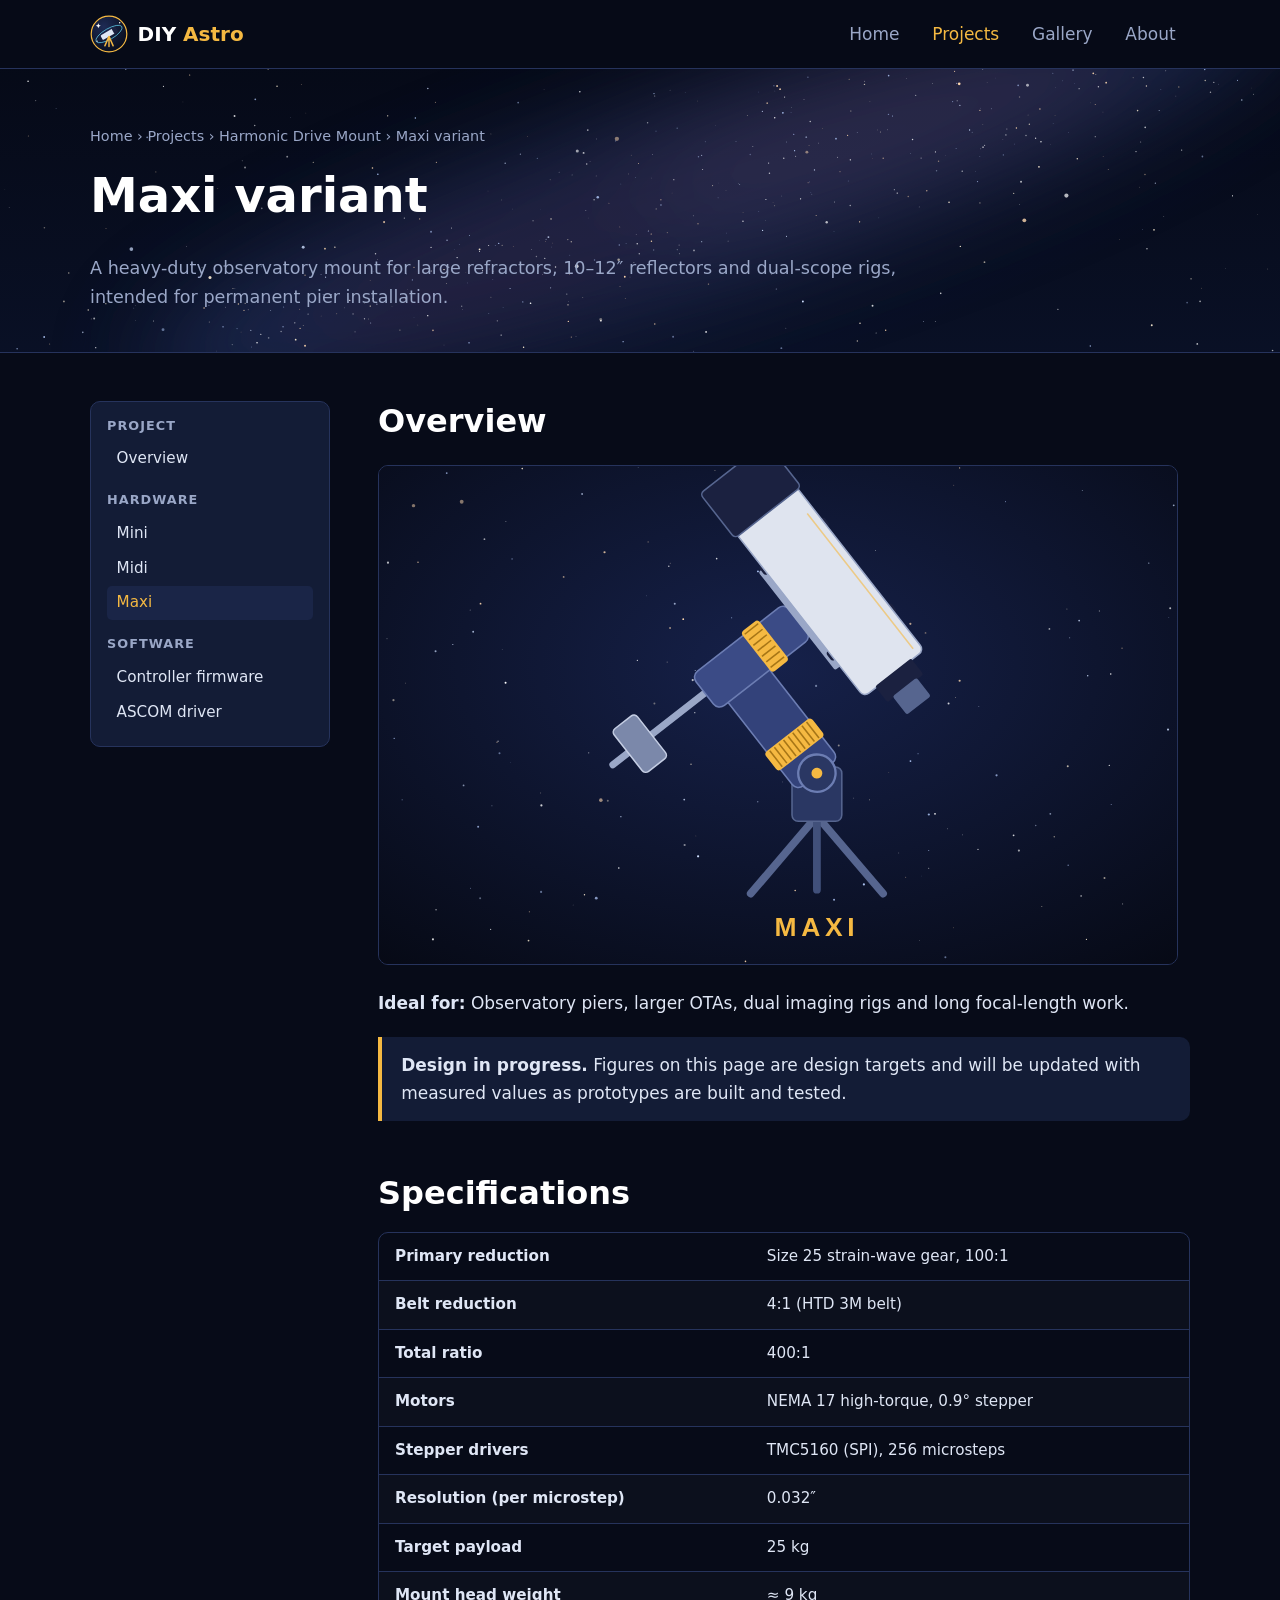
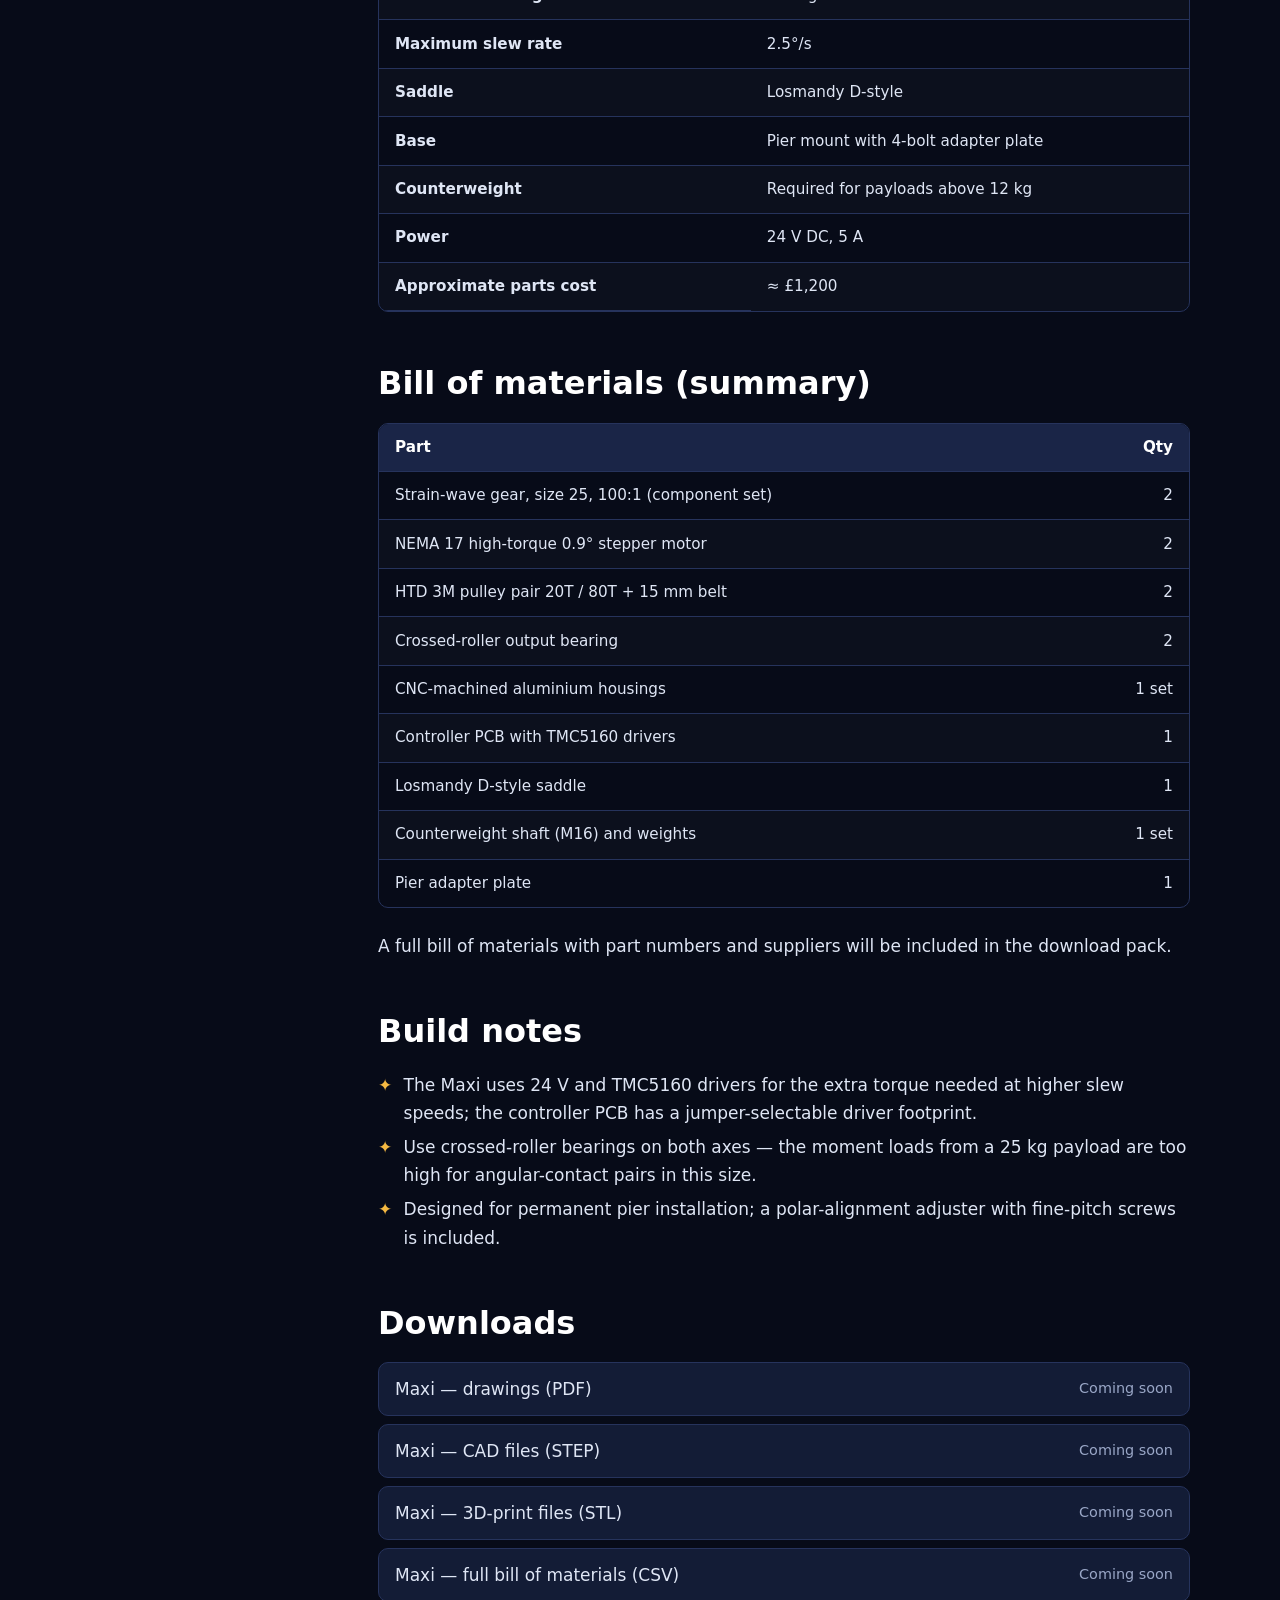
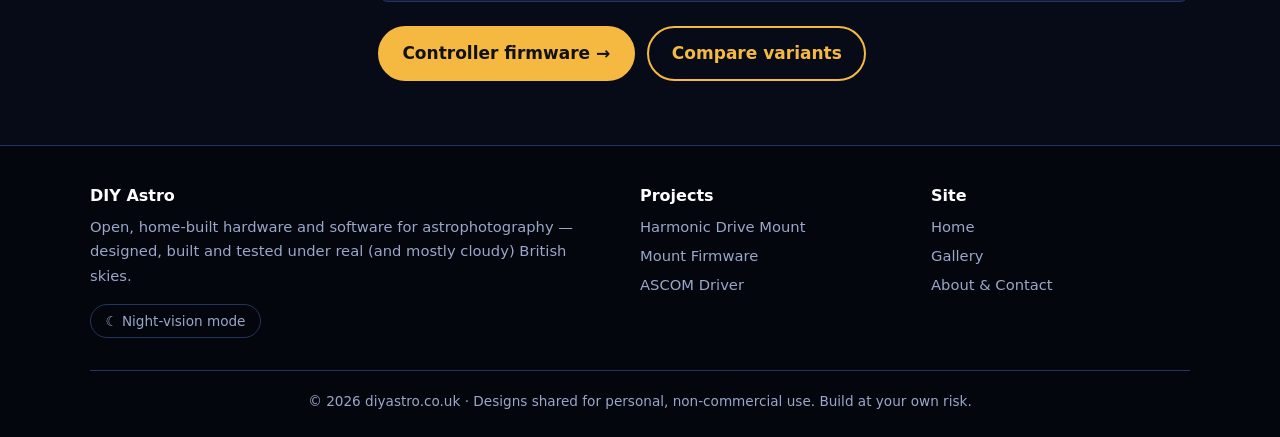
<file: projects/harmonic-mount/maxi.html>
<!DOCTYPE html>
<html lang="en-GB">
<head>
  <meta charset="utf-8">
  <meta name="viewport" content="width=device-width, initial-scale=1">
  <title>Maxi Harmonic Drive Mount | DIY Astro</title>
  <meta name="description" content="Build details, specifications and parts list for the Maxi variant of the DIY Astro harmonic drive telescope mount.">
  <link rel="canonical" href="https://www.diyastro.co.uk/projects/harmonic-mount/maxi.html">
  <meta property="og:title" content="Maxi Harmonic Drive Mount | DIY Astro">
  <meta property="og:description" content="Build details, specifications and parts list for the Maxi variant of the DIY Astro harmonic drive telescope mount.">
  <meta property="og:type" content="website">
  <meta property="og:url" content="https://www.diyastro.co.uk/projects/harmonic-mount/maxi.html">
  <meta name="theme-color" content="#070b18">
  <link rel="icon" href="../../images/logo.svg" type="image/svg+xml">
  <link rel="stylesheet" href="../../css/style.css">
  <script src="../../js/main.js"></script>
</head>
<body>
  <a class="skip-link" href="#main">Skip to content</a>

  <header class="site-header">
    <div class="container">
      <a class="brand" href="../../index.html"><img src="../../images/logo.svg" alt="" width="38" height="38"><span>DIY <em>Astro</em></span></a>
      <button class="nav-toggle" aria-label="Menu" aria-expanded="false" aria-controls="main-nav">&#9776;</button>
      <nav class="main-nav" id="main-nav" aria-label="Main">
        <ul>
          <li><a href="../../index.html">Home</a></li>
          <li><a href="../../projects/index.html" aria-current="page">Projects</a></li>
          <li><a href="../../gallery.html">Gallery</a></li>
          <li><a href="../../about.html">About</a></li>
        </ul>
      </nav>
    </div>
  </header>

  <main id="main">
<section class="page-hero">
      <div class="container">
        <div class="breadcrumb"><a href="../../index.html">Home</a> &rsaquo; <a href="../../projects/index.html">Projects</a> &rsaquo; <a href="index.html">Harmonic Drive Mount</a> &rsaquo; Maxi variant</div>
        <h1>Maxi variant</h1>
        <p>A heavy-duty observatory mount for large refractors, 10&ndash;12&Prime; reflectors and dual-scope rigs, intended for permanent pier installation.</p>
      </div>
    </section>
    <div class="container layout">

      <aside class="side-nav" aria-label="Harmonic Drive Mount sections">
        <h4>Project</h4>
        <ul><li><a href="index.html">Overview</a></li></ul>
        <h4>Hardware</h4>
        <ul><li><a href="mini.html">Mini</a></li><li><a href="midi.html">Midi</a></li><li><a href="maxi.html" aria-current="page">Maxi</a></li></ul>
        <h4>Software</h4>
        <ul><li><a href="firmware.html">Controller firmware</a></li><li><a href="ascom.html">ASCOM driver</a></li></ul>
      </aside>
      <article>
        <h2>Overview</h2>
        <figure class="figure"><img src="../../images/mount-maxi.svg" alt="Illustration of the Maxi harmonic drive mount" width="800" height="500"></figure>
        <p><strong>Ideal for:</strong> Observatory piers, larger OTAs, dual imaging rigs and long focal-length work.</p>

          <div class="note">
            <p><strong>Design in progress.</strong> Figures on this page are design targets and will be updated with measured values as prototypes are built and tested.</p>
          </div>
        <h2>Specifications</h2>
        <div class="table-wrap">
          <table>
            <tbody>
              <tr><th scope="row">Primary reduction</th><td>Size 25 strain-wave gear, 100:1</td></tr>
              <tr><th scope="row">Belt reduction</th><td>4:1 (HTD 3M belt)</td></tr>
              <tr><th scope="row">Total ratio</th><td>400:1</td></tr>
              <tr><th scope="row">Motors</th><td>NEMA 17 high-torque, 0.9&deg; stepper</td></tr>
              <tr><th scope="row">Stepper drivers</th><td>TMC5160 (SPI), 256 microsteps</td></tr>
              <tr><th scope="row">Resolution (per microstep)</th><td>0.032&Prime;</td></tr>
              <tr><th scope="row">Target payload</th><td>25 kg</td></tr>
              <tr><th scope="row">Mount head weight</th><td>&asymp; 9 kg</td></tr>
              <tr><th scope="row">Maximum slew rate</th><td>2.5&deg;/s</td></tr>
              <tr><th scope="row">Saddle</th><td>Losmandy D-style</td></tr>
              <tr><th scope="row">Base</th><td>Pier mount with 4-bolt adapter plate</td></tr>
              <tr><th scope="row">Counterweight</th><td>Required for payloads above 12 kg</td></tr>
              <tr><th scope="row">Power</th><td>24 V DC, 5 A</td></tr>
              <tr><th scope="row">Approximate parts cost</th><td>&asymp; &pound;1,200</td></tr>
            </tbody>
          </table>
        </div>

        <h2>Bill of materials (summary)</h2>
        <div class="table-wrap">
          <table>
            <thead><tr><th>Part</th><th class="num">Qty</th></tr></thead>
            <tbody>
              <tr><td>Strain-wave gear, size 25, 100:1 (component set)</td><td class="num">2</td></tr>
              <tr><td>NEMA 17 high-torque 0.9&deg; stepper motor</td><td class="num">2</td></tr>
              <tr><td>HTD 3M pulley pair 20T / 80T + 15 mm belt</td><td class="num">2</td></tr>
              <tr><td>Crossed-roller output bearing</td><td class="num">2</td></tr>
              <tr><td>CNC-machined aluminium housings</td><td class="num">1 set</td></tr>
              <tr><td>Controller PCB with TMC5160 drivers</td><td class="num">1</td></tr>
              <tr><td>Losmandy D-style saddle</td><td class="num">1</td></tr>
              <tr><td>Counterweight shaft (M16) and weights</td><td class="num">1 set</td></tr>
              <tr><td>Pier adapter plate</td><td class="num">1</td></tr>
            </tbody>
          </table>
        </div>
        <p>A full bill of materials with part numbers and suppliers will be included in the download pack.</p>

        <h2>Build notes</h2>
        <ul class="checklist">
          <li>The Maxi uses 24 V and TMC5160 drivers for the extra torque needed at higher slew speeds; the controller PCB has a jumper-selectable driver footprint.</li>
          <li>Use crossed-roller bearings on both axes &mdash; the moment loads from a 25 kg payload are too high for angular-contact pairs in this size.</li>
          <li>Designed for permanent pier installation; a polar-alignment adjuster with fine-pitch screws is included.</li>
        </ul>

        <h2>Downloads</h2>
        <ul class="downloads">
          <li>Maxi &mdash; drawings (PDF) <span>Coming soon</span></li>
          <li>Maxi &mdash; CAD files (STEP) <span>Coming soon</span></li>
          <li>Maxi &mdash; 3D-print files (STL) <span>Coming soon</span></li>
          <li>Maxi &mdash; full bill of materials (CSV) <span>Coming soon</span></li>
        </ul>

        <div class="btn-row">
          <a class="btn btn-primary" href="firmware.html">Controller firmware &rarr;</a>
          <a class="btn btn-outline" href="index.html#variants">Compare variants</a>
        </div>
      </article>
    </div>
  </main>

  <footer class="site-footer">
    <div class="container">
      <div class="footer-grid">
        <div>
          <h4>DIY Astro</h4>
          <p>Open, home-built hardware and software for astrophotography &mdash; designed, built and tested under real (and mostly cloudy) British skies.</p>
          <button class="night-toggle" type="button" title="Red night-vision mode for use at the telescope">&#9790; Night-vision mode</button>
        </div>
        <div>
          <h4>Projects</h4>
          <ul>
            <li><a href="../../projects/harmonic-mount/index.html">Harmonic Drive Mount</a></li>
            <li><a href="../../projects/harmonic-mount/firmware.html">Mount Firmware</a></li>
            <li><a href="../../projects/harmonic-mount/ascom.html">ASCOM Driver</a></li>
          </ul>
        </div>
        <div>
          <h4>Site</h4>
          <ul>
            <li><a href="../../index.html">Home</a></li>
            <li><a href="../../gallery.html">Gallery</a></li>
            <li><a href="../../about.html">About &amp; Contact</a></li>
          </ul>
        </div>
      </div>
      <div class="footer-bottom">&copy; <span id="year">2026</span> diyastro.co.uk &middot; Designs shared for personal, non-commercial use. Build at your own risk.</div>
    </div>
  </footer>
</body>
</html>
</file>
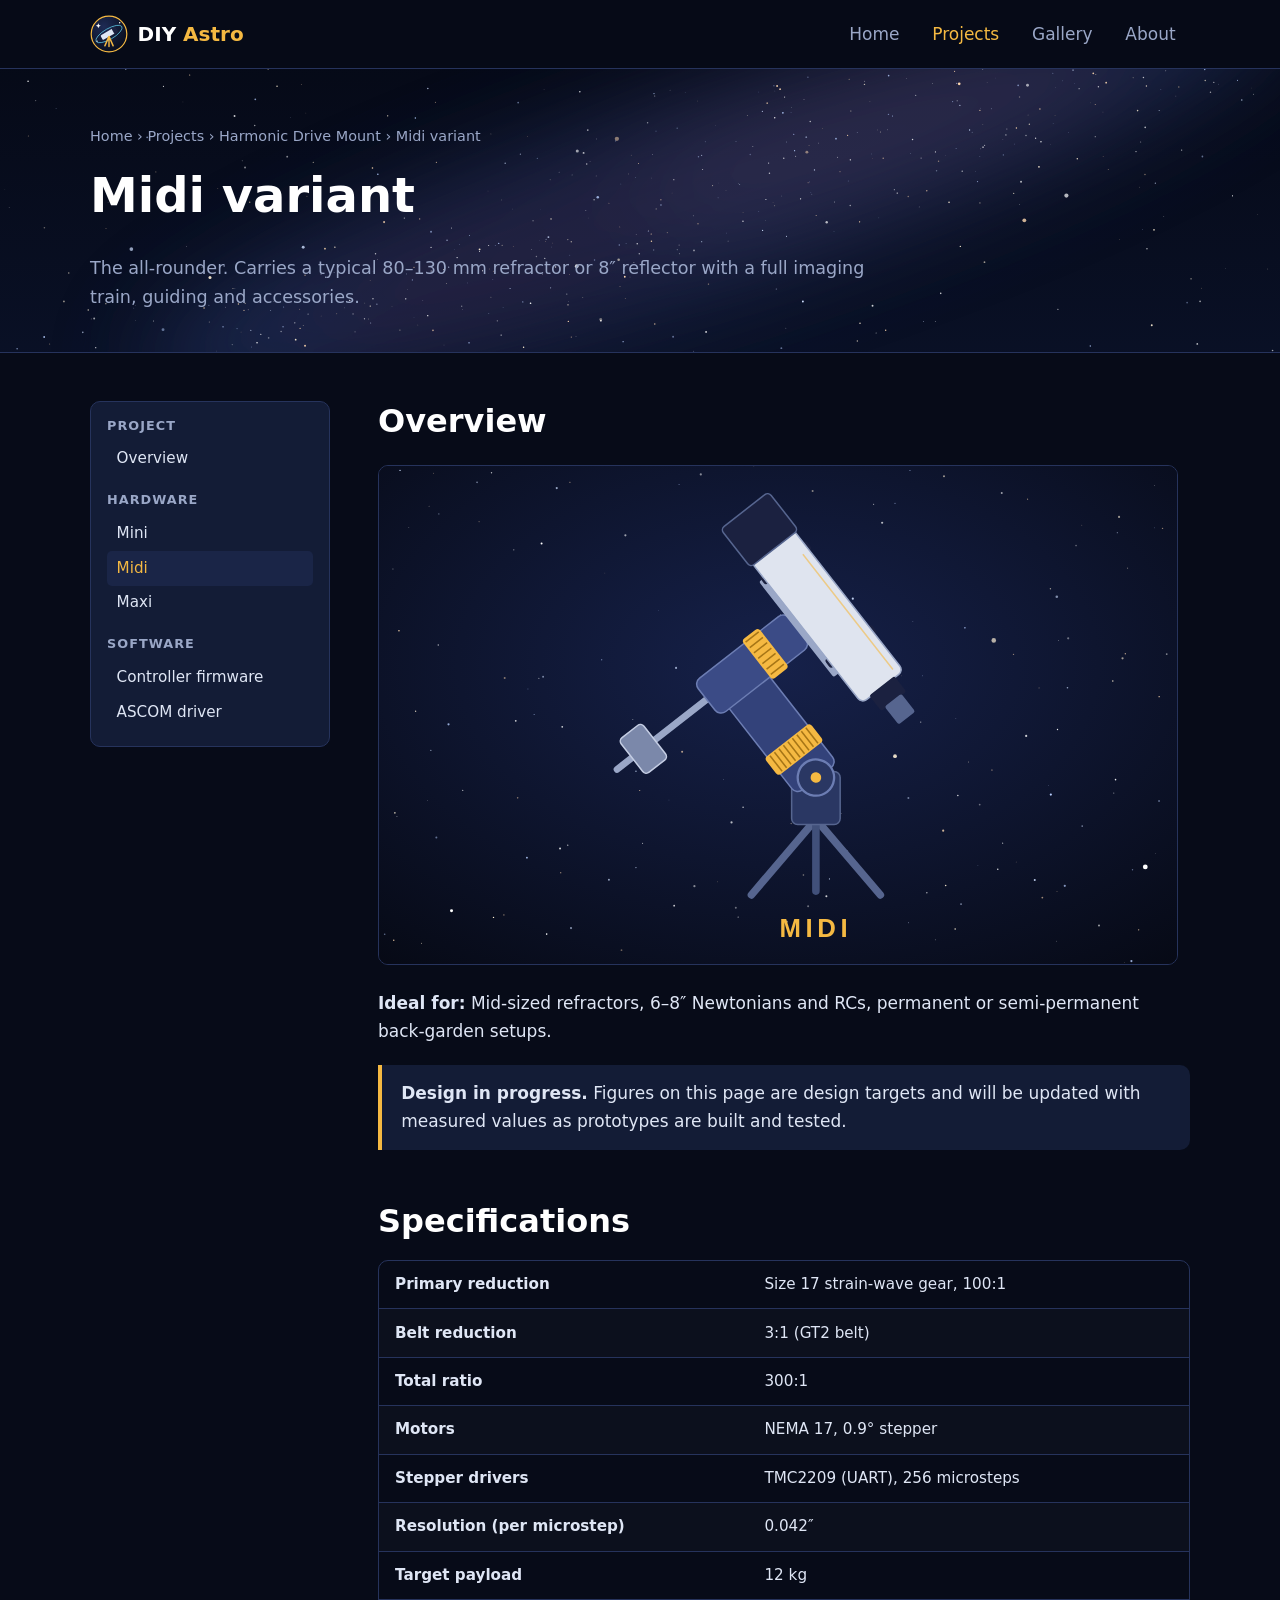
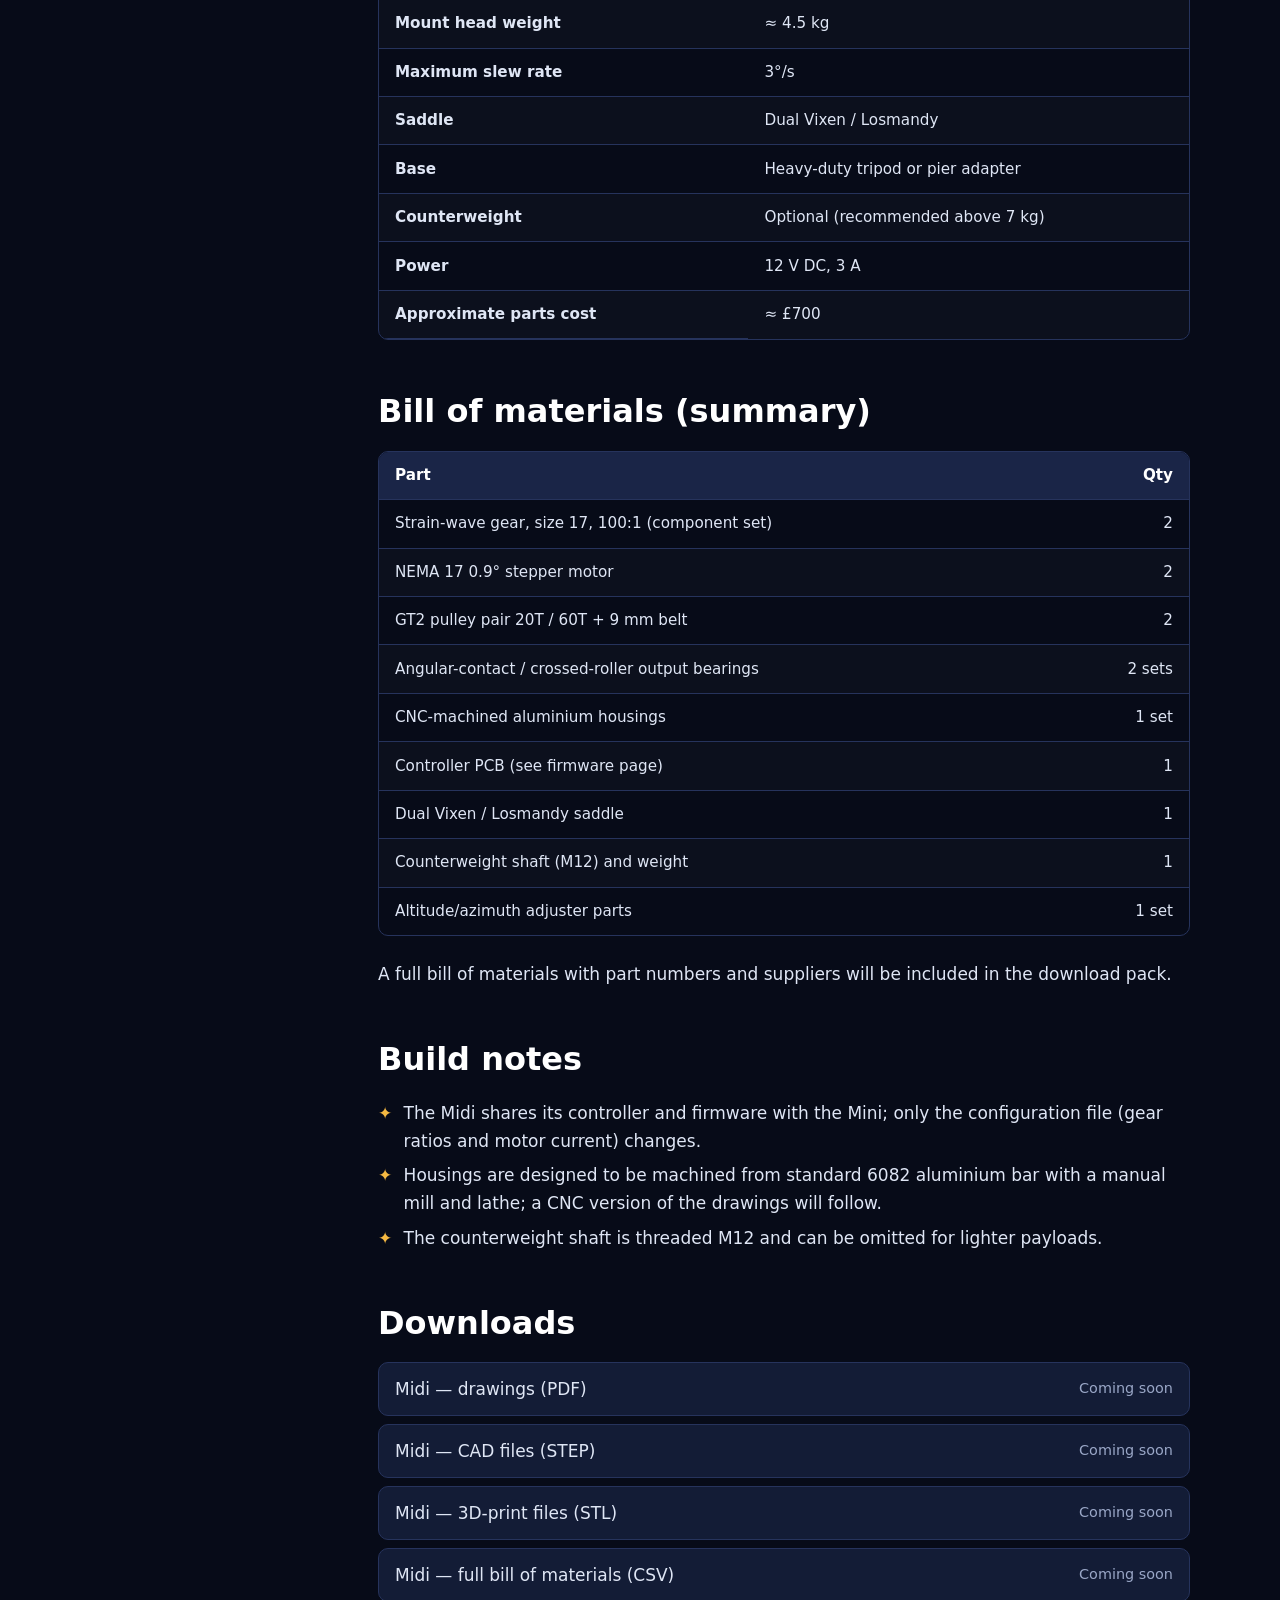
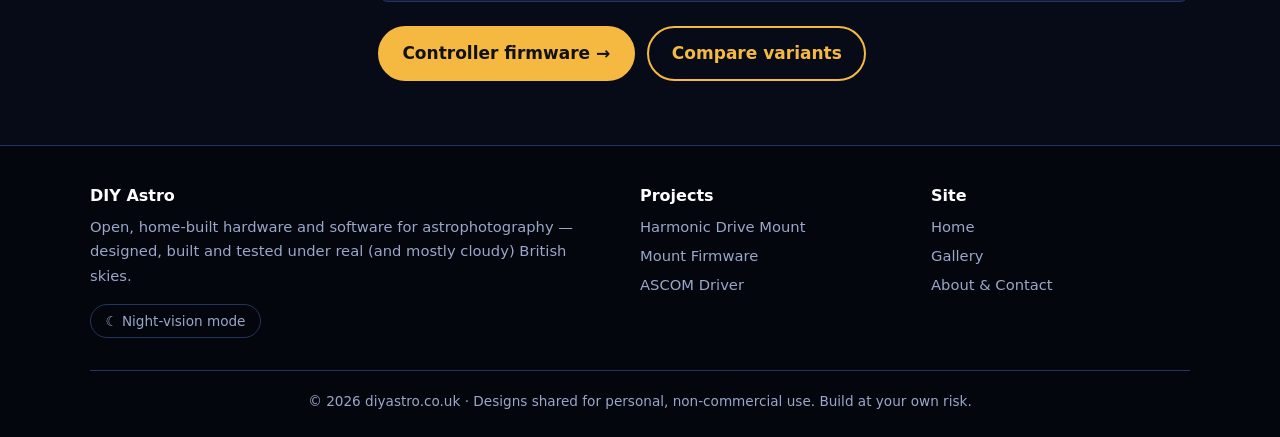
<file: projects/harmonic-mount/midi.html>
<!DOCTYPE html>
<html lang="en-GB">
<head>
  <meta charset="utf-8">
  <meta name="viewport" content="width=device-width, initial-scale=1">
  <title>Midi Harmonic Drive Mount | DIY Astro</title>
  <meta name="description" content="Build details, specifications and parts list for the Midi variant of the DIY Astro harmonic drive telescope mount.">
  <link rel="canonical" href="https://www.diyastro.co.uk/projects/harmonic-mount/midi.html">
  <meta property="og:title" content="Midi Harmonic Drive Mount | DIY Astro">
  <meta property="og:description" content="Build details, specifications and parts list for the Midi variant of the DIY Astro harmonic drive telescope mount.">
  <meta property="og:type" content="website">
  <meta property="og:url" content="https://www.diyastro.co.uk/projects/harmonic-mount/midi.html">
  <meta name="theme-color" content="#070b18">
  <link rel="icon" href="../../images/logo.svg" type="image/svg+xml">
  <link rel="stylesheet" href="../../css/style.css">
  <script src="../../js/main.js"></script>
</head>
<body>
  <a class="skip-link" href="#main">Skip to content</a>

  <header class="site-header">
    <div class="container">
      <a class="brand" href="../../index.html"><img src="../../images/logo.svg" alt="" width="38" height="38"><span>DIY <em>Astro</em></span></a>
      <button class="nav-toggle" aria-label="Menu" aria-expanded="false" aria-controls="main-nav">&#9776;</button>
      <nav class="main-nav" id="main-nav" aria-label="Main">
        <ul>
          <li><a href="../../index.html">Home</a></li>
          <li><a href="../../projects/index.html" aria-current="page">Projects</a></li>
          <li><a href="../../gallery.html">Gallery</a></li>
          <li><a href="../../about.html">About</a></li>
        </ul>
      </nav>
    </div>
  </header>

  <main id="main">
<section class="page-hero">
      <div class="container">
        <div class="breadcrumb"><a href="../../index.html">Home</a> &rsaquo; <a href="../../projects/index.html">Projects</a> &rsaquo; <a href="index.html">Harmonic Drive Mount</a> &rsaquo; Midi variant</div>
        <h1>Midi variant</h1>
        <p>The all-rounder. Carries a typical 80&ndash;130 mm refractor or 8&Prime; reflector with a full imaging train, guiding and accessories.</p>
      </div>
    </section>
    <div class="container layout">

      <aside class="side-nav" aria-label="Harmonic Drive Mount sections">
        <h4>Project</h4>
        <ul><li><a href="index.html">Overview</a></li></ul>
        <h4>Hardware</h4>
        <ul><li><a href="mini.html">Mini</a></li><li><a href="midi.html" aria-current="page">Midi</a></li><li><a href="maxi.html">Maxi</a></li></ul>
        <h4>Software</h4>
        <ul><li><a href="firmware.html">Controller firmware</a></li><li><a href="ascom.html">ASCOM driver</a></li></ul>
      </aside>
      <article>
        <h2>Overview</h2>
        <figure class="figure"><img src="../../images/mount-midi.svg" alt="Illustration of the Midi harmonic drive mount" width="800" height="500"></figure>
        <p><strong>Ideal for:</strong> Mid-sized refractors, 6&ndash;8&Prime; Newtonians and RCs, permanent or semi-permanent back-garden setups.</p>

          <div class="note">
            <p><strong>Design in progress.</strong> Figures on this page are design targets and will be updated with measured values as prototypes are built and tested.</p>
          </div>
        <h2>Specifications</h2>
        <div class="table-wrap">
          <table>
            <tbody>
              <tr><th scope="row">Primary reduction</th><td>Size 17 strain-wave gear, 100:1</td></tr>
              <tr><th scope="row">Belt reduction</th><td>3:1 (GT2 belt)</td></tr>
              <tr><th scope="row">Total ratio</th><td>300:1</td></tr>
              <tr><th scope="row">Motors</th><td>NEMA 17, 0.9&deg; stepper</td></tr>
              <tr><th scope="row">Stepper drivers</th><td>TMC2209 (UART), 256 microsteps</td></tr>
              <tr><th scope="row">Resolution (per microstep)</th><td>0.042&Prime;</td></tr>
              <tr><th scope="row">Target payload</th><td>12 kg</td></tr>
              <tr><th scope="row">Mount head weight</th><td>&asymp; 4.5 kg</td></tr>
              <tr><th scope="row">Maximum slew rate</th><td>3&deg;/s</td></tr>
              <tr><th scope="row">Saddle</th><td>Dual Vixen / Losmandy</td></tr>
              <tr><th scope="row">Base</th><td>Heavy-duty tripod or pier adapter</td></tr>
              <tr><th scope="row">Counterweight</th><td>Optional (recommended above 7 kg)</td></tr>
              <tr><th scope="row">Power</th><td>12 V DC, 3 A</td></tr>
              <tr><th scope="row">Approximate parts cost</th><td>&asymp; &pound;700</td></tr>
            </tbody>
          </table>
        </div>

        <h2>Bill of materials (summary)</h2>
        <div class="table-wrap">
          <table>
            <thead><tr><th>Part</th><th class="num">Qty</th></tr></thead>
            <tbody>
              <tr><td>Strain-wave gear, size 17, 100:1 (component set)</td><td class="num">2</td></tr>
              <tr><td>NEMA 17 0.9&deg; stepper motor</td><td class="num">2</td></tr>
              <tr><td>GT2 pulley pair 20T / 60T + 9 mm belt</td><td class="num">2</td></tr>
              <tr><td>Angular-contact / crossed-roller output bearings</td><td class="num">2 sets</td></tr>
              <tr><td>CNC-machined aluminium housings</td><td class="num">1 set</td></tr>
              <tr><td>Controller PCB (see firmware page)</td><td class="num">1</td></tr>
              <tr><td>Dual Vixen / Losmandy saddle</td><td class="num">1</td></tr>
              <tr><td>Counterweight shaft (M12) and weight</td><td class="num">1</td></tr>
              <tr><td>Altitude/azimuth adjuster parts</td><td class="num">1 set</td></tr>
            </tbody>
          </table>
        </div>
        <p>A full bill of materials with part numbers and suppliers will be included in the download pack.</p>

        <h2>Build notes</h2>
        <ul class="checklist">
          <li>The Midi shares its controller and firmware with the Mini; only the configuration file (gear ratios and motor current) changes.</li>
          <li>Housings are designed to be machined from standard 6082 aluminium bar with a manual mill and lathe; a CNC version of the drawings will follow.</li>
          <li>The counterweight shaft is threaded M12 and can be omitted for lighter payloads.</li>
        </ul>

        <h2>Downloads</h2>
        <ul class="downloads">
          <li>Midi &mdash; drawings (PDF) <span>Coming soon</span></li>
          <li>Midi &mdash; CAD files (STEP) <span>Coming soon</span></li>
          <li>Midi &mdash; 3D-print files (STL) <span>Coming soon</span></li>
          <li>Midi &mdash; full bill of materials (CSV) <span>Coming soon</span></li>
        </ul>

        <div class="btn-row">
          <a class="btn btn-primary" href="firmware.html">Controller firmware &rarr;</a>
          <a class="btn btn-outline" href="index.html#variants">Compare variants</a>
        </div>
      </article>
    </div>
  </main>

  <footer class="site-footer">
    <div class="container">
      <div class="footer-grid">
        <div>
          <h4>DIY Astro</h4>
          <p>Open, home-built hardware and software for astrophotography &mdash; designed, built and tested under real (and mostly cloudy) British skies.</p>
          <button class="night-toggle" type="button" title="Red night-vision mode for use at the telescope">&#9790; Night-vision mode</button>
        </div>
        <div>
          <h4>Projects</h4>
          <ul>
            <li><a href="../../projects/harmonic-mount/index.html">Harmonic Drive Mount</a></li>
            <li><a href="../../projects/harmonic-mount/firmware.html">Mount Firmware</a></li>
            <li><a href="../../projects/harmonic-mount/ascom.html">ASCOM Driver</a></li>
          </ul>
        </div>
        <div>
          <h4>Site</h4>
          <ul>
            <li><a href="../../index.html">Home</a></li>
            <li><a href="../../gallery.html">Gallery</a></li>
            <li><a href="../../about.html">About &amp; Contact</a></li>
          </ul>
        </div>
      </div>
      <div class="footer-bottom">&copy; <span id="year">2026</span> diyastro.co.uk &middot; Designs shared for personal, non-commercial use. Build at your own risk.</div>
    </div>
  </footer>
</body>
</html>
</file>
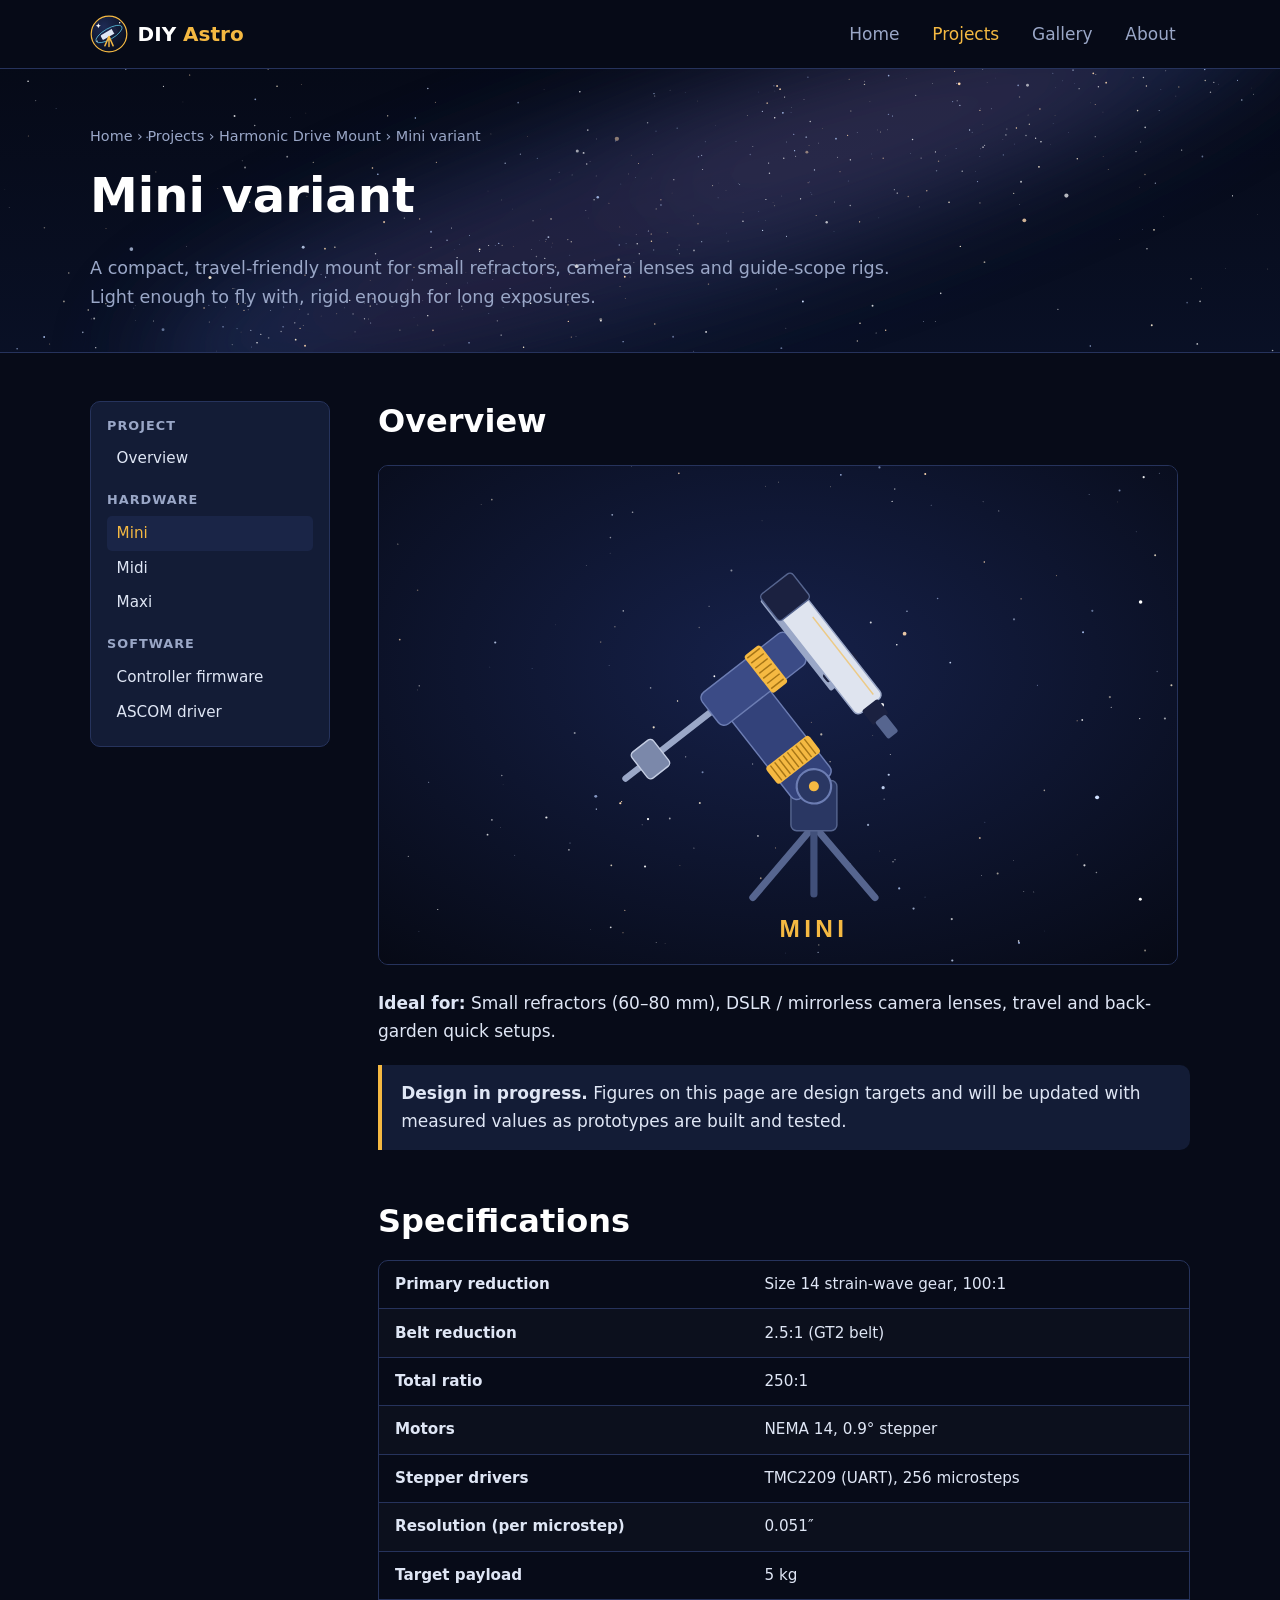
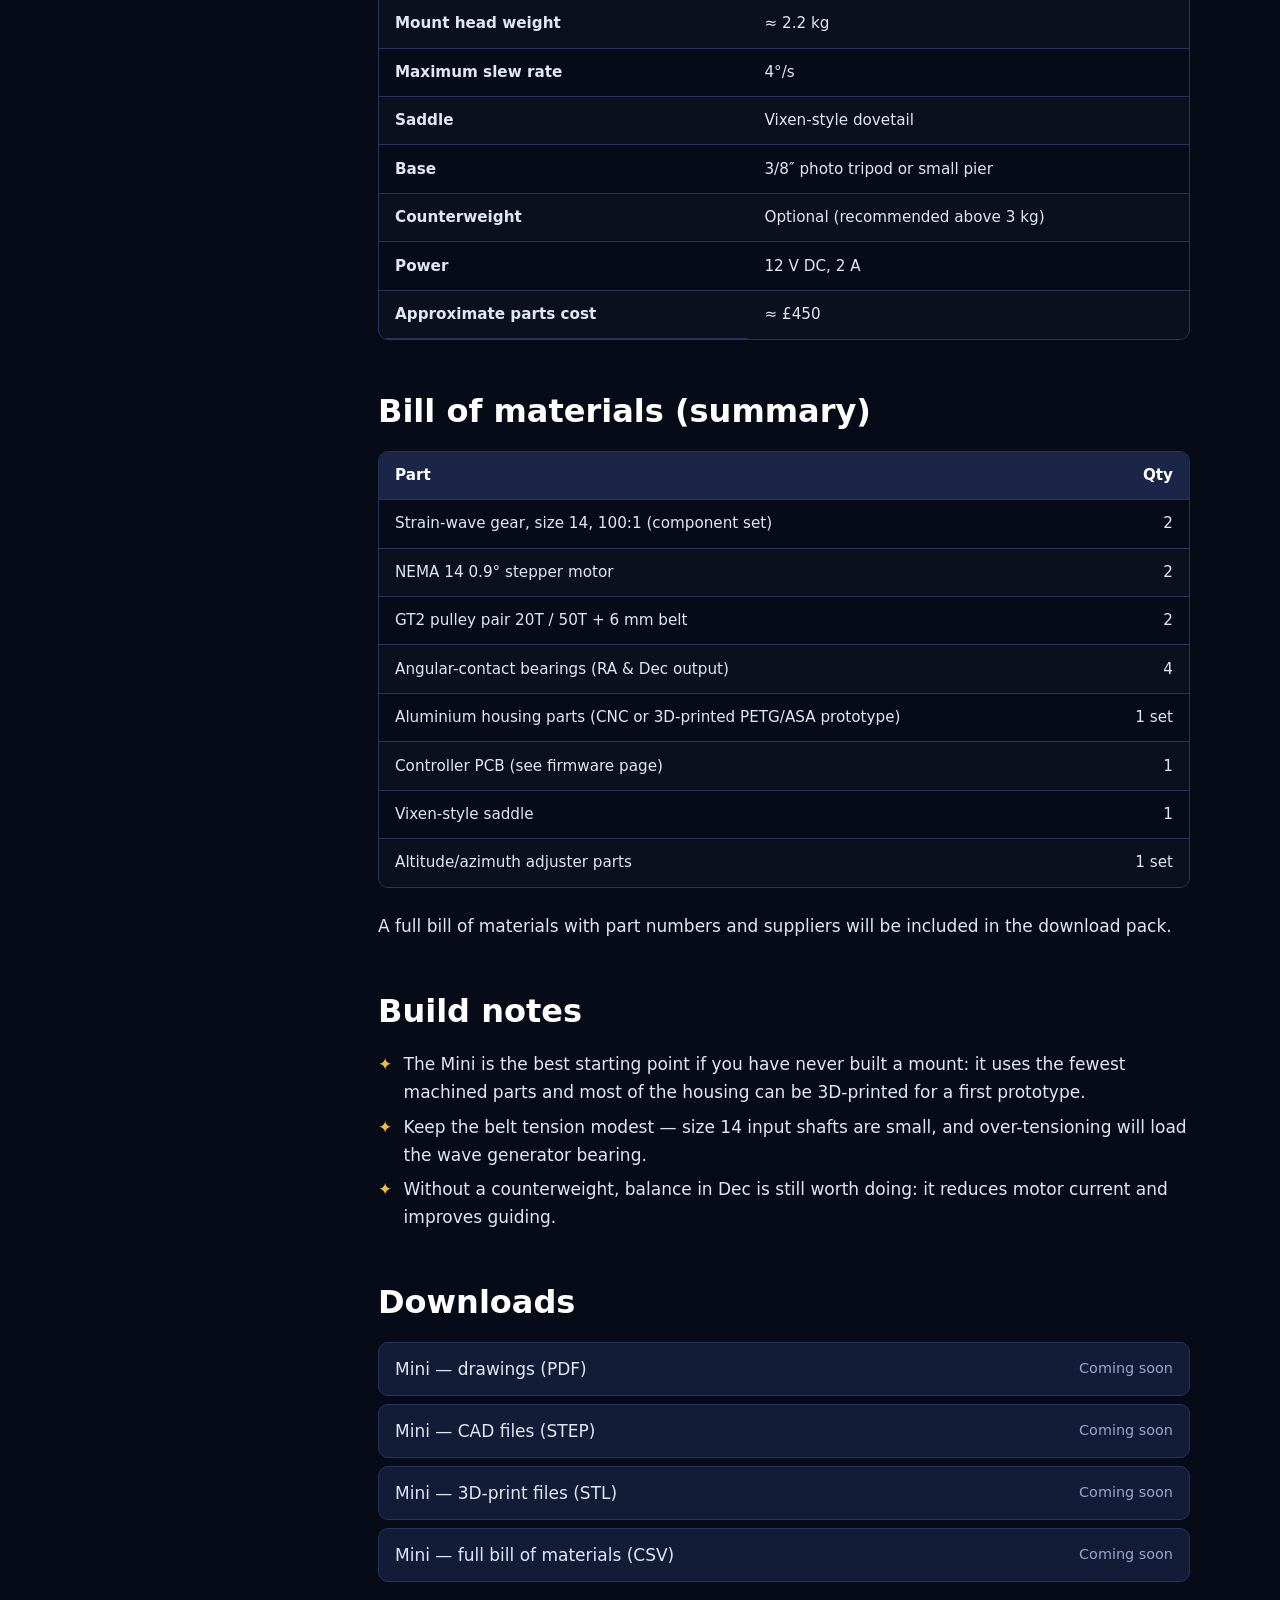
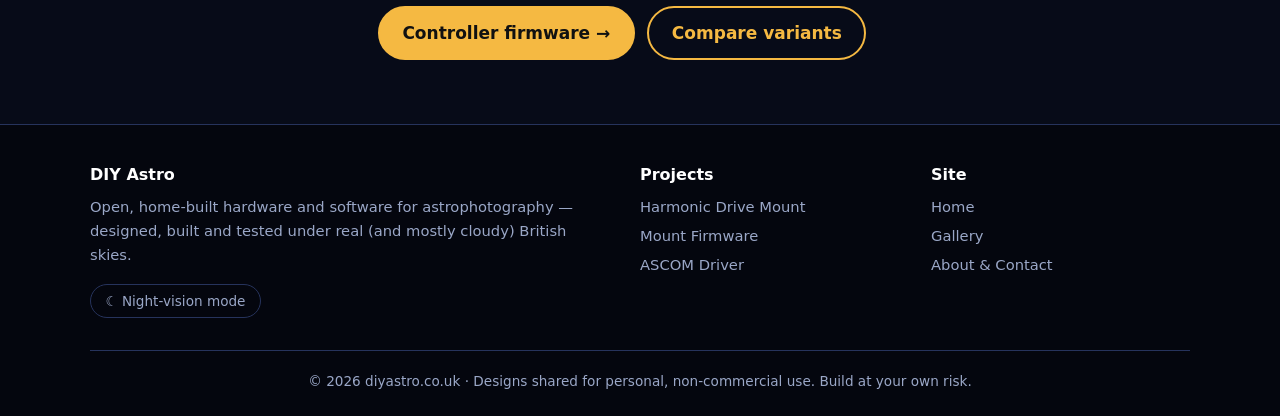
<file: projects/harmonic-mount/mini.html>
<!DOCTYPE html>
<html lang="en-GB">
<head>
  <meta charset="utf-8">
  <meta name="viewport" content="width=device-width, initial-scale=1">
  <title>Mini Harmonic Drive Mount | DIY Astro</title>
  <meta name="description" content="Build details, specifications and parts list for the Mini variant of the DIY Astro harmonic drive telescope mount.">
  <link rel="canonical" href="https://www.diyastro.co.uk/projects/harmonic-mount/mini.html">
  <meta property="og:title" content="Mini Harmonic Drive Mount | DIY Astro">
  <meta property="og:description" content="Build details, specifications and parts list for the Mini variant of the DIY Astro harmonic drive telescope mount.">
  <meta property="og:type" content="website">
  <meta property="og:url" content="https://www.diyastro.co.uk/projects/harmonic-mount/mini.html">
  <meta name="theme-color" content="#070b18">
  <link rel="icon" href="../../images/logo.svg" type="image/svg+xml">
  <link rel="stylesheet" href="../../css/style.css">
  <script src="../../js/main.js"></script>
</head>
<body>
  <a class="skip-link" href="#main">Skip to content</a>

  <header class="site-header">
    <div class="container">
      <a class="brand" href="../../index.html"><img src="../../images/logo.svg" alt="" width="38" height="38"><span>DIY <em>Astro</em></span></a>
      <button class="nav-toggle" aria-label="Menu" aria-expanded="false" aria-controls="main-nav">&#9776;</button>
      <nav class="main-nav" id="main-nav" aria-label="Main">
        <ul>
          <li><a href="../../index.html">Home</a></li>
          <li><a href="../../projects/index.html" aria-current="page">Projects</a></li>
          <li><a href="../../gallery.html">Gallery</a></li>
          <li><a href="../../about.html">About</a></li>
        </ul>
      </nav>
    </div>
  </header>

  <main id="main">
<section class="page-hero">
      <div class="container">
        <div class="breadcrumb"><a href="../../index.html">Home</a> &rsaquo; <a href="../../projects/index.html">Projects</a> &rsaquo; <a href="index.html">Harmonic Drive Mount</a> &rsaquo; Mini variant</div>
        <h1>Mini variant</h1>
        <p>A compact, travel-friendly mount for small refractors, camera lenses and guide-scope rigs. Light enough to fly with, rigid enough for long exposures.</p>
      </div>
    </section>
    <div class="container layout">

      <aside class="side-nav" aria-label="Harmonic Drive Mount sections">
        <h4>Project</h4>
        <ul><li><a href="index.html">Overview</a></li></ul>
        <h4>Hardware</h4>
        <ul><li><a href="mini.html" aria-current="page">Mini</a></li><li><a href="midi.html">Midi</a></li><li><a href="maxi.html">Maxi</a></li></ul>
        <h4>Software</h4>
        <ul><li><a href="firmware.html">Controller firmware</a></li><li><a href="ascom.html">ASCOM driver</a></li></ul>
      </aside>
      <article>
        <h2>Overview</h2>
        <figure class="figure"><img src="../../images/mount-mini.svg" alt="Illustration of the Mini harmonic drive mount" width="800" height="500"></figure>
        <p><strong>Ideal for:</strong> Small refractors (60&ndash;80 mm), DSLR / mirrorless camera lenses, travel and back-garden quick setups.</p>

          <div class="note">
            <p><strong>Design in progress.</strong> Figures on this page are design targets and will be updated with measured values as prototypes are built and tested.</p>
          </div>
        <h2>Specifications</h2>
        <div class="table-wrap">
          <table>
            <tbody>
              <tr><th scope="row">Primary reduction</th><td>Size 14 strain-wave gear, 100:1</td></tr>
              <tr><th scope="row">Belt reduction</th><td>2.5:1 (GT2 belt)</td></tr>
              <tr><th scope="row">Total ratio</th><td>250:1</td></tr>
              <tr><th scope="row">Motors</th><td>NEMA 14, 0.9&deg; stepper</td></tr>
              <tr><th scope="row">Stepper drivers</th><td>TMC2209 (UART), 256 microsteps</td></tr>
              <tr><th scope="row">Resolution (per microstep)</th><td>0.051&Prime;</td></tr>
              <tr><th scope="row">Target payload</th><td>5 kg</td></tr>
              <tr><th scope="row">Mount head weight</th><td>&asymp; 2.2 kg</td></tr>
              <tr><th scope="row">Maximum slew rate</th><td>4&deg;/s</td></tr>
              <tr><th scope="row">Saddle</th><td>Vixen-style dovetail</td></tr>
              <tr><th scope="row">Base</th><td>3/8&Prime; photo tripod or small pier</td></tr>
              <tr><th scope="row">Counterweight</th><td>Optional (recommended above 3 kg)</td></tr>
              <tr><th scope="row">Power</th><td>12 V DC, 2 A</td></tr>
              <tr><th scope="row">Approximate parts cost</th><td>&asymp; &pound;450</td></tr>
            </tbody>
          </table>
        </div>

        <h2>Bill of materials (summary)</h2>
        <div class="table-wrap">
          <table>
            <thead><tr><th>Part</th><th class="num">Qty</th></tr></thead>
            <tbody>
              <tr><td>Strain-wave gear, size 14, 100:1 (component set)</td><td class="num">2</td></tr>
              <tr><td>NEMA 14 0.9&deg; stepper motor</td><td class="num">2</td></tr>
              <tr><td>GT2 pulley pair 20T / 50T + 6 mm belt</td><td class="num">2</td></tr>
              <tr><td>Angular-contact bearings (RA &amp; Dec output)</td><td class="num">4</td></tr>
              <tr><td>Aluminium housing parts (CNC or 3D-printed PETG/ASA prototype)</td><td class="num">1 set</td></tr>
              <tr><td>Controller PCB (see firmware page)</td><td class="num">1</td></tr>
              <tr><td>Vixen-style saddle</td><td class="num">1</td></tr>
              <tr><td>Altitude/azimuth adjuster parts</td><td class="num">1 set</td></tr>
            </tbody>
          </table>
        </div>
        <p>A full bill of materials with part numbers and suppliers will be included in the download pack.</p>

        <h2>Build notes</h2>
        <ul class="checklist">
          <li>The Mini is the best starting point if you have never built a mount: it uses the fewest machined parts and most of the housing can be 3D-printed for a first prototype.</li>
          <li>Keep the belt tension modest &mdash; size 14 input shafts are small, and over-tensioning will load the wave generator bearing.</li>
          <li>Without a counterweight, balance in Dec is still worth doing: it reduces motor current and improves guiding.</li>
        </ul>

        <h2>Downloads</h2>
        <ul class="downloads">
          <li>Mini &mdash; drawings (PDF) <span>Coming soon</span></li>
          <li>Mini &mdash; CAD files (STEP) <span>Coming soon</span></li>
          <li>Mini &mdash; 3D-print files (STL) <span>Coming soon</span></li>
          <li>Mini &mdash; full bill of materials (CSV) <span>Coming soon</span></li>
        </ul>

        <div class="btn-row">
          <a class="btn btn-primary" href="firmware.html">Controller firmware &rarr;</a>
          <a class="btn btn-outline" href="index.html#variants">Compare variants</a>
        </div>
      </article>
    </div>
  </main>

  <footer class="site-footer">
    <div class="container">
      <div class="footer-grid">
        <div>
          <h4>DIY Astro</h4>
          <p>Open, home-built hardware and software for astrophotography &mdash; designed, built and tested under real (and mostly cloudy) British skies.</p>
          <button class="night-toggle" type="button" title="Red night-vision mode for use at the telescope">&#9790; Night-vision mode</button>
        </div>
        <div>
          <h4>Projects</h4>
          <ul>
            <li><a href="../../projects/harmonic-mount/index.html">Harmonic Drive Mount</a></li>
            <li><a href="../../projects/harmonic-mount/firmware.html">Mount Firmware</a></li>
            <li><a href="../../projects/harmonic-mount/ascom.html">ASCOM Driver</a></li>
          </ul>
        </div>
        <div>
          <h4>Site</h4>
          <ul>
            <li><a href="../../index.html">Home</a></li>
            <li><a href="../../gallery.html">Gallery</a></li>
            <li><a href="../../about.html">About &amp; Contact</a></li>
          </ul>
        </div>
      </div>
      <div class="footer-bottom">&copy; <span id="year">2026</span> diyastro.co.uk &middot; Designs shared for personal, non-commercial use. Build at your own risk.</div>
    </div>
  </footer>
</body>
</html>
</file>
<file: css/style.css>
/* ==========================================================================
   DIY Astro — main stylesheet
   Night-sky palette with an amber accent (kind to dark-adapted eyes).
   ========================================================================== */

:root {
  --bg:          #070b18;
  --bg-alt:      #0d1428;
  --surface:     #131c36;
  --surface-2:   #1a2547;
  --border:      #26335c;
  --text:        #dfe6f5;
  --text-muted:  #9aa7c7;
  --accent:      #f5b942;   /* amber */
  --accent-dark: #c98f1d;
  --accent-2:    #5ec8e5;   /* cyan, used sparingly */
  --danger:      #e5625e;
  --radius:      10px;
  --max-width:   1140px;
  --shadow:      0 8px 28px rgba(0, 0, 0, .45);
  --font:        "Segoe UI", system-ui, -apple-system, Roboto, "Helvetica Neue", Arial, sans-serif;
  --font-mono:   "Cascadia Code", Consolas, "Courier New", monospace;
}

*, *::before, *::after { box-sizing: border-box; }

html { scroll-behavior: smooth; }

body {
  margin: 0;
  font-family: var(--font);
  font-size: 17px;
  line-height: 1.65;
  color: var(--text);
  background: var(--bg);
  display: flex;
  flex-direction: column;
  min-height: 100vh;
}

main { flex: 1; }

img { max-width: 100%; height: auto; display: block; }

a { color: var(--accent); text-decoration: none; }
a:hover, a:focus { text-decoration: underline; }

h1, h2, h3, h4 { line-height: 1.25; color: #fff; margin: 1.6em 0 .6em; }
h1 { font-size: clamp(2rem, 4.5vw, 3rem); margin-top: 0; }
h2 { font-size: clamp(1.5rem, 3vw, 2rem); }
h3 { font-size: 1.25rem; }

p { margin: 0 0 1.1em; }

code, pre { font-family: var(--font-mono); font-size: .9em; }
code { background: var(--surface-2); padding: .1em .35em; border-radius: 4px; }
pre {
  background: #050812;
  border: 1px solid var(--border);
  border-radius: var(--radius);
  padding: 1rem 1.2rem;
  overflow-x: auto;
  line-height: 1.5;
}
pre code { background: none; padding: 0; }

.container { width: 100%; max-width: var(--max-width); margin: 0 auto; padding: 0 1.25rem; }

.skip-link {
  position: absolute; left: -999px; top: 0;
  background: var(--accent); color: #000; padding: .5rem 1rem; z-index: 100;
}
.skip-link:focus { left: 0; }

/* ---------- Header / navigation ---------- */

.site-header {
  position: sticky; top: 0; z-index: 50;
  background: rgba(7, 11, 24, .92);
  backdrop-filter: blur(8px);
  border-bottom: 1px solid var(--border);
}
.site-header .container {
  display: flex; align-items: center; justify-content: space-between;
  height: 68px;
}
.brand { display: flex; align-items: center; gap: .6rem; color: #fff; font-weight: 700; font-size: 1.25rem; }
.brand:hover { text-decoration: none; }
.brand img { width: 38px; height: 38px; }
.brand span em { color: var(--accent); font-style: normal; }

.nav-toggle {
  display: none;
  background: none; border: 1px solid var(--border); border-radius: 6px;
  color: var(--text); font-size: 1.4rem; padding: .2rem .6rem; cursor: pointer;
}

.main-nav ul { list-style: none; margin: 0; padding: 0; display: flex; gap: .25rem; }
.main-nav a {
  display: block; padding: .5rem .9rem; border-radius: 6px;
  color: var(--text-muted); font-weight: 500;
}
.main-nav a:hover { color: #fff; background: var(--surface); text-decoration: none; }
.main-nav a[aria-current="page"] { color: var(--accent); }

@media (max-width: 760px) {
  .nav-toggle { display: block; }
  .main-nav {
    position: absolute; top: 68px; left: 0; right: 0;
    background: var(--bg-alt); border-bottom: 1px solid var(--border);
    display: none;
  }
  .main-nav.open { display: block; }
  .main-nav ul { flex-direction: column; padding: .5rem 1rem 1rem; }
}

/* ---------- Hero ---------- */

.hero {
  position: relative;
  padding: 6rem 0 5rem;
  background: url("../images/starfield.svg") center / cover no-repeat, var(--bg);
  border-bottom: 1px solid var(--border);
  overflow: hidden;
}
.hero::after {
  content: ""; position: absolute; inset: 0;
  background: linear-gradient(180deg, rgba(7,11,24,0) 50%, var(--bg) 100%);
  pointer-events: none;
}
.hero .container { position: relative; z-index: 1; display: grid; grid-template-columns: 1.2fr 1fr; gap: 2rem; align-items: center; }
.hero p.lead { font-size: 1.2rem; color: var(--text-muted); max-width: 38em; }
.hero-art { filter: drop-shadow(0 10px 30px rgba(0,0,0,.6)); }
@media (max-width: 860px) {
  .hero { padding: 4rem 0 3rem; }
  .hero .container { grid-template-columns: 1fr; }
  .hero-art { max-width: 360px; margin: 0 auto; }
}

.page-hero {
  padding: 3.5rem 0 2.5rem;
  background: url("../images/starfield.svg") center / cover no-repeat, var(--bg-alt);
  border-bottom: 1px solid var(--border);
}
.page-hero p { color: var(--text-muted); font-size: 1.1rem; max-width: 46em; margin: 0; }

.breadcrumb { font-size: .9rem; color: var(--text-muted); margin-bottom: 1rem; }
.breadcrumb a { color: var(--text-muted); }
.breadcrumb a:hover { color: var(--accent); }

/* ---------- Buttons ---------- */

.btn {
  display: inline-block; padding: .7rem 1.4rem; border-radius: 999px;
  font-weight: 600; border: 2px solid var(--accent);
  transition: background .15s, color .15s;
}
.btn:hover { text-decoration: none; }
.btn-primary { background: var(--accent); color: #111; }
.btn-primary:hover { background: var(--accent-dark); border-color: var(--accent-dark); }
.btn-outline { color: var(--accent); }
.btn-outline:hover { background: var(--accent); color: #111; }
.btn-row { display: flex; flex-wrap: wrap; gap: .8rem; margin-top: 1.5rem; }

/* ---------- Sections ---------- */

.section { padding: 4rem 0; }
.section-alt { background: var(--bg-alt); border-top: 1px solid var(--border); border-bottom: 1px solid var(--border); }
.section-title { margin-top: 0; }
.section-intro { color: var(--text-muted); max-width: 46em; margin-bottom: 2rem; }

/* ---------- Cards ---------- */

.grid { display: grid; gap: 1.5rem; }
.grid-2 { grid-template-columns: repeat(auto-fit, minmax(min(320px, 100%), 1fr)); }
.grid-3 { grid-template-columns: repeat(auto-fit, minmax(min(260px, 100%), 1fr)); }
.grid-4 { grid-template-columns: repeat(auto-fit, minmax(min(220px, 100%), 1fr)); }

.card {
  background: var(--surface);
  border: 1px solid var(--border);
  border-radius: var(--radius);
  overflow: hidden;
  display: flex; flex-direction: column;
  transition: transform .15s, border-color .15s;
}
a.card { color: inherit; }
a.card:hover { transform: translateY(-3px); border-color: var(--accent); text-decoration: none; }
.card-img { aspect-ratio: 16 / 10; object-fit: cover; width: 100%; background: var(--bg-alt); }
.card-body { padding: 1.25rem 1.4rem 1.5rem; flex: 1; display: flex; flex-direction: column; }
.card-body h3 { margin: 0 0 .5rem; }
.card-body p { color: var(--text-muted); margin-bottom: .8rem; }
.card-body .more { margin-top: auto; color: var(--accent); font-weight: 600; }

.tag {
  display: inline-block; font-size: .75rem; font-weight: 600; letter-spacing: .04em;
  text-transform: uppercase; padding: .15rem .55rem; border-radius: 4px;
  background: var(--surface-2); color: var(--accent-2); margin: 0 .3rem .5rem 0;
}
.tag.hw { color: var(--accent); }
.tag.sw { color: var(--accent-2); }
.tag.status { color: #9be29b; }

.feature { padding: 1.5rem; background: var(--surface); border: 1px solid var(--border); border-radius: var(--radius); }
.feature .icon { font-size: 1.8rem; line-height: 1; margin-bottom: .6rem; color: var(--accent); }
.feature h3 { margin: 0 0 .4rem; }
.feature p { margin: 0; color: var(--text-muted); }

/* ---------- Two-column article layout ---------- */

.layout { display: grid; grid-template-columns: 240px 1fr; gap: 3rem; padding-top: 3rem; padding-bottom: 4rem; }
.layout > * { min-width: 0; }
.layout > article > h2:first-child { margin-top: 0; }
@media (max-width: 900px) { .layout { grid-template-columns: 1fr; gap: 1.5rem; } }

.side-nav {
  position: sticky; top: 90px; align-self: start;
  background: var(--surface); border: 1px solid var(--border); border-radius: var(--radius);
  padding: 1rem;
}
.side-nav h4 { margin: 0 0 .5rem; font-size: .8rem; letter-spacing: .08em; text-transform: uppercase; color: var(--text-muted); }
.side-nav ul { list-style: none; margin: 0 0 1rem; padding: 0; }
.side-nav ul:last-child { margin-bottom: 0; }
.side-nav a { display: block; padding: .3rem .6rem; border-radius: 5px; color: var(--text); font-size: .95rem; }
.side-nav a:hover { background: var(--surface-2); text-decoration: none; }
.side-nav a[aria-current="page"] { background: var(--surface-2); color: var(--accent); }
@media (max-width: 900px) { .side-nav { position: static; } }

/* ---------- Tables ---------- */

.table-wrap { overflow-x: auto; margin: 1rem 0 1.5rem; border: 1px solid var(--border); border-radius: var(--radius); }
table { width: 100%; border-collapse: collapse; font-size: .95rem; }
th, td { padding: .7rem 1rem; text-align: left; border-bottom: 1px solid var(--border); }
thead th { background: var(--surface-2); color: #fff; font-weight: 600; }
tbody tr:nth-child(even) { background: rgba(255,255,255,.02); }
tbody tr:last-child td { border-bottom: none; }
td.num, th.num { text-align: right; font-variant-numeric: tabular-nums; }

/* ---------- Notes / callouts ---------- */

.note {
  border-left: 4px solid var(--accent);
  background: var(--surface);
  padding: .9rem 1.2rem; border-radius: 0 var(--radius) var(--radius) 0;
  margin: 1.2rem 0 1.6rem;
}
.note.info { border-left-color: var(--accent-2); }
.note.warn { border-left-color: var(--danger); }
.note p:last-child { margin-bottom: 0; }

ul.checklist { list-style: none; padding-left: 0; }
ul.checklist li { padding-left: 1.6rem; position: relative; margin-bottom: .4rem; }
ul.checklist li::before { content: "✦"; position: absolute; left: 0; color: var(--accent); }

.figure { margin: 1.5rem 0; }
.figure img { border-radius: var(--radius); border: 1px solid var(--border); }
.figure figcaption { font-size: .9rem; color: var(--text-muted); margin-top: .5rem; text-align: center; }

.downloads { list-style: none; padding: 0; margin: 1rem 0 1.5rem; }
.downloads li {
  display: flex; justify-content: space-between; align-items: center; gap: 1rem;
  padding: .75rem 1rem; background: var(--surface); border: 1px solid var(--border);
  border-radius: var(--radius); margin-bottom: .5rem;
}
.downloads li span { color: var(--text-muted); font-size: .9rem; }

/* ---------- Gallery ---------- */

.gallery-filters { display: flex; flex-wrap: wrap; gap: .5rem; margin-bottom: 1.8rem; }
.gallery-filters button {
  background: var(--surface); color: var(--text-muted); border: 1px solid var(--border);
  padding: .45rem 1rem; border-radius: 999px; cursor: pointer; font: inherit; font-size: .95rem;
}
.gallery-filters button:hover { color: #fff; }
.gallery-filters button.active { background: var(--accent); color: #111; border-color: var(--accent); }

.gallery { display: grid; grid-template-columns: repeat(auto-fill, minmax(min(250px, 100%), 1fr)); gap: 1rem; }
.gallery figure {
  margin: 0; position: relative; overflow: hidden; border-radius: var(--radius);
  border: 1px solid var(--border); background: var(--surface); cursor: zoom-in;
}
.gallery figure img { aspect-ratio: 1 / 1; object-fit: cover; width: 100%; transition: transform .3s; }
.gallery figure:hover img { transform: scale(1.05); }
.gallery figcaption {
  position: absolute; left: 0; right: 0; bottom: 0;
  padding: 1.5rem .9rem .7rem; font-size: .9rem;
  background: linear-gradient(180deg, transparent, rgba(0,0,0,.85));
}
.gallery figcaption small { display: block; color: var(--text-muted); font-size: .8rem; }
.gallery figure.hidden { display: none; }

.lightbox {
  position: fixed; inset: 0; z-index: 200; background: rgba(0,0,0,.92);
  display: none; align-items: center; justify-content: center; flex-direction: column;
  padding: 2rem;
}
.lightbox.open { display: flex; }
.lightbox img { max-height: 80vh; max-width: 92vw; border-radius: 6px; box-shadow: var(--shadow); }
.lightbox .lb-caption { margin-top: 1rem; text-align: center; color: var(--text); max-width: 60em; }
.lightbox .lb-caption small { display: block; color: var(--text-muted); }
.lightbox button {
  position: absolute; background: rgba(255,255,255,.08); border: 1px solid rgba(255,255,255,.2);
  color: #fff; font-size: 1.6rem; width: 48px; height: 48px; border-radius: 50%; cursor: pointer;
}
.lightbox button:hover { background: var(--accent); color: #111; }
.lightbox .lb-close { top: 1rem; right: 1rem; }
.lightbox .lb-prev { left: 1rem; top: 50%; transform: translateY(-50%); }
.lightbox .lb-next { right: 1rem; top: 50%; transform: translateY(-50%); }

/* ---------- Footer ---------- */

.site-footer {
  background: #04060e; border-top: 1px solid var(--border);
  padding: 2.5rem 0 1.5rem; color: var(--text-muted); font-size: .92rem;
}
.footer-grid { display: grid; grid-template-columns: 2fr 1fr 1fr; gap: 2rem; }
.site-footer h4 { color: #fff; margin: 0 0 .6rem; font-size: 1rem; }
.site-footer ul { list-style: none; padding: 0; margin: 0; }
.site-footer li { margin-bottom: .3rem; }
.site-footer a { color: var(--text-muted); }
.site-footer a:hover { color: var(--accent); }
.footer-bottom { border-top: 1px solid var(--border); margin-top: 2rem; padding-top: 1.2rem; text-align: center; font-size: .85rem; }
@media (max-width: 700px) { .footer-grid { grid-template-columns: 1fr; } }

/* ---------- Red "night mode" (toggle in footer) ---------- */

html.night-mode { filter: sepia(1) saturate(6) hue-rotate(-50deg) brightness(.75); }
.night-toggle {
  background: none; border: 1px solid var(--border); color: var(--text-muted);
  border-radius: 999px; padding: .3rem .9rem; cursor: pointer; font: inherit; font-size: .85rem;
}
.night-toggle:hover { color: var(--danger); border-color: var(--danger); }

/* ---------- Variants ---------- */

.layout.aside-right { grid-template-columns: 1fr 320px; }
@media (max-width: 900px) { .layout.aside-right { grid-template-columns: 1fr; } }

.gallery.preview { grid-template-columns: repeat(auto-fill, minmax(min(200px, 100%), 1fr)); }
.gallery.preview figure { cursor: pointer; }
.gallery.preview a { color: inherit; text-decoration: none; }
</file>
